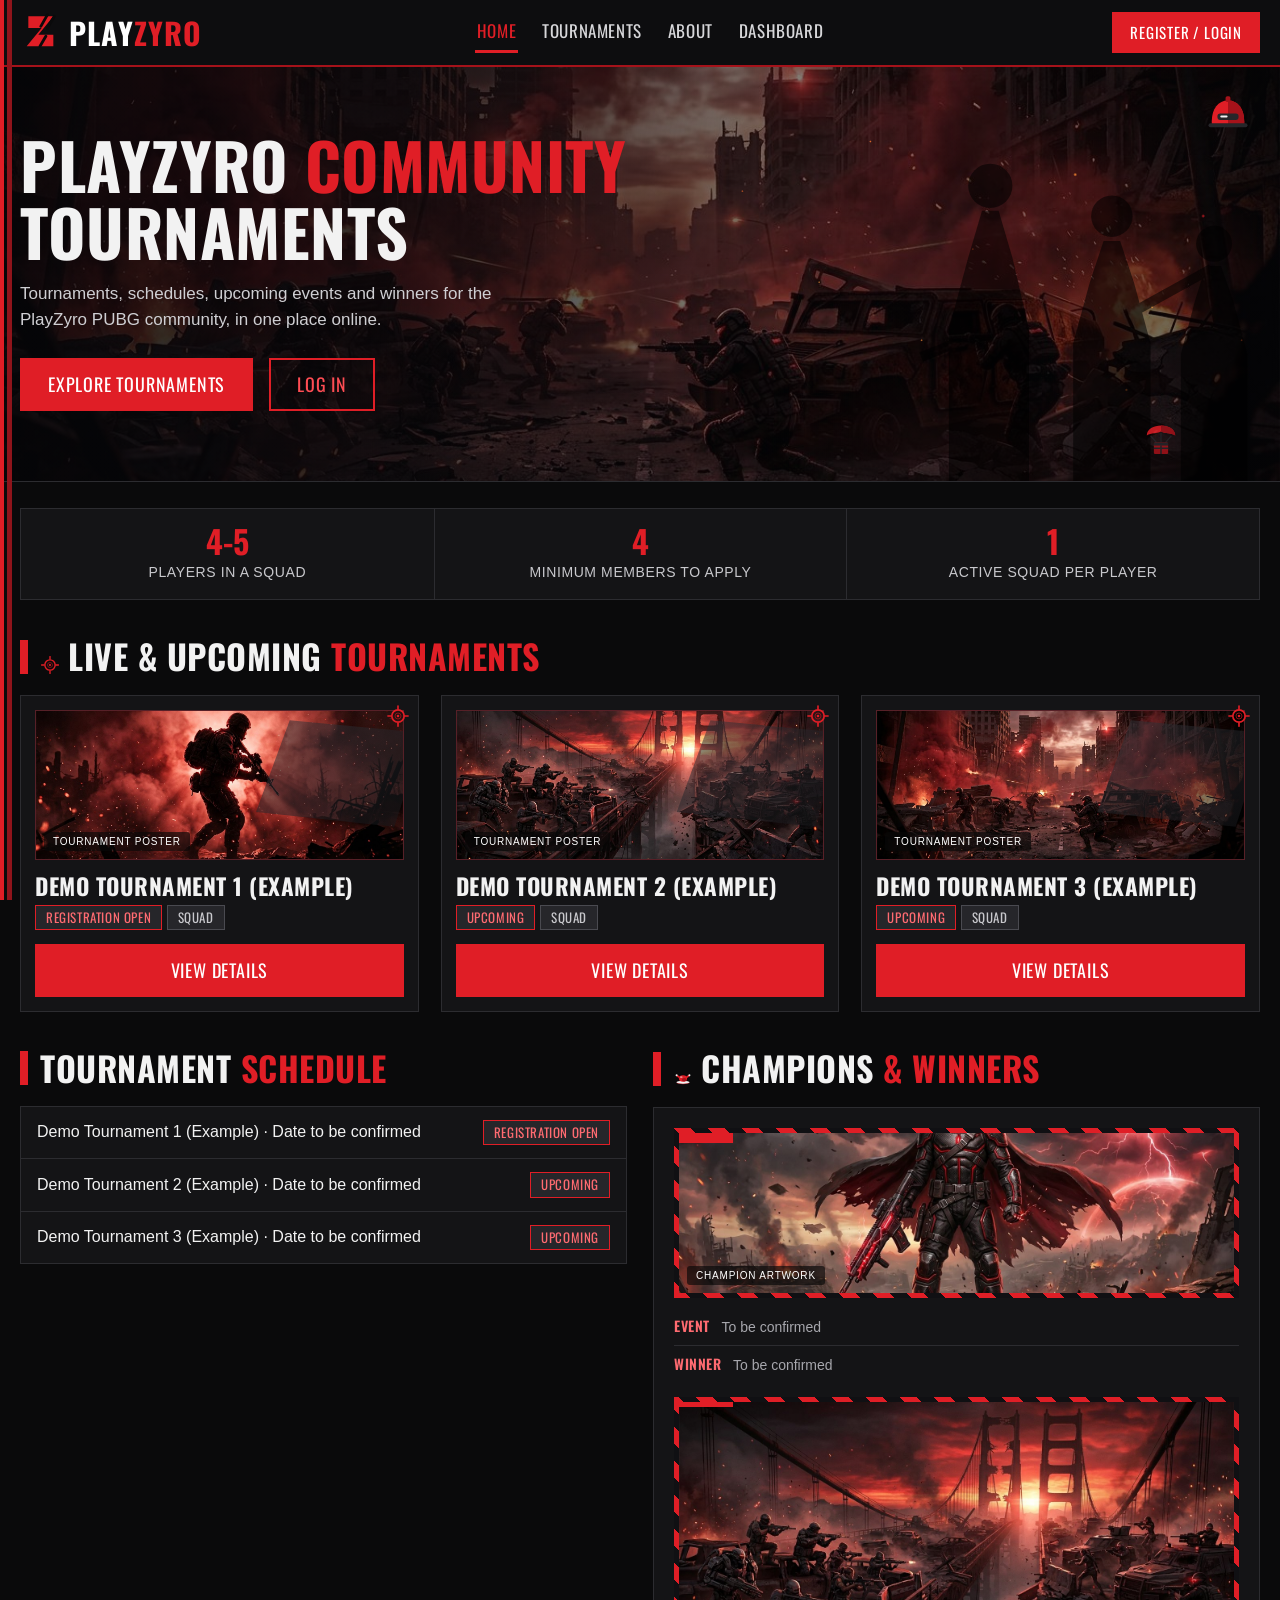
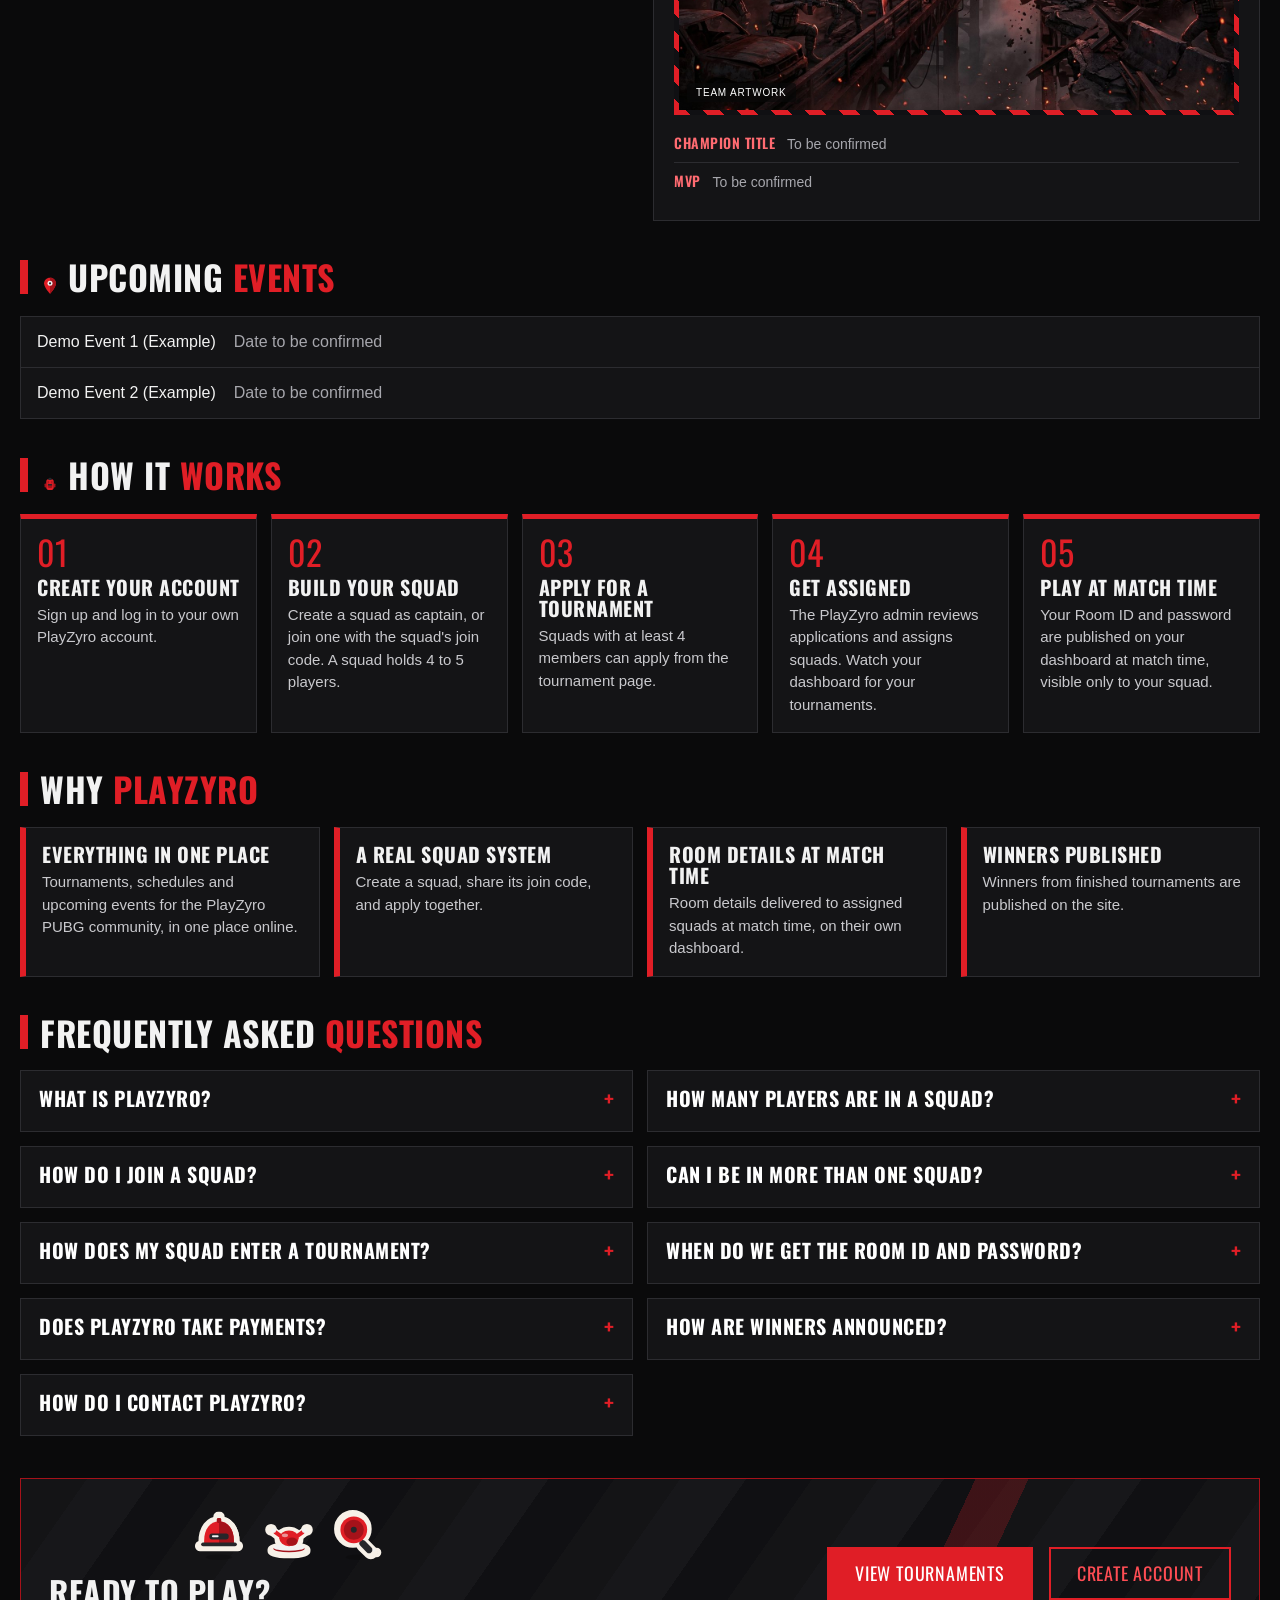
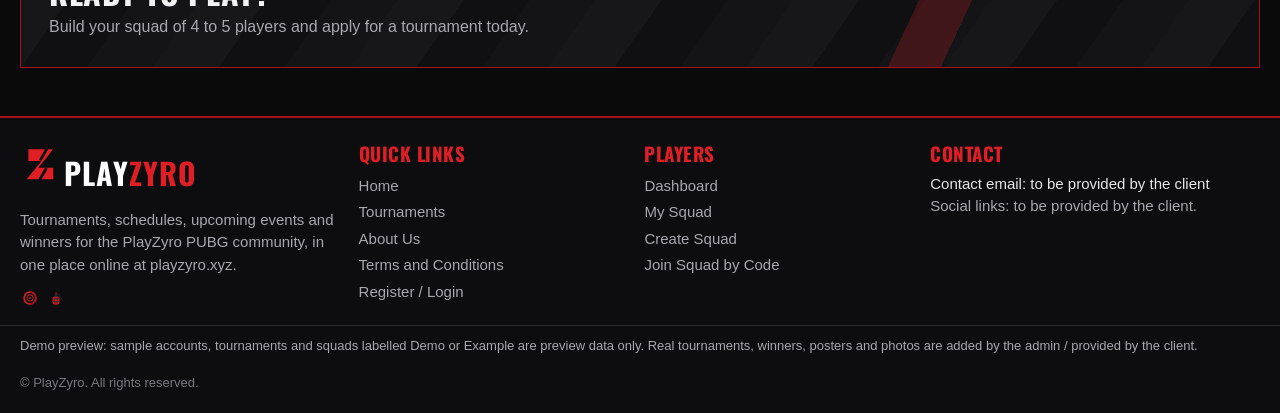
<file: index.html>
<!DOCTYPE html>
<html lang="en">
<head>
<meta charset="UTF-8">
<meta name="viewport" content="width=device-width, initial-scale=1.0">
<title>Home | PlayZyro</title>
<link rel="icon" href="data:image/svg+xml,%3Csvg xmlns='http://www.w3.org/2000/svg' viewBox='0 0 48 48'%3E%3Cpath d='M10 4h30L22 26h18v14H8L26 18H10z' fill='%23e01e26'/%3E%3C/svg%3E">
<link rel="preconnect" href="https://fonts.googleapis.com">
<link rel="preconnect" href="https://fonts.gstatic.com" crossorigin>
<link href="https://fonts.googleapis.com/css2?family=Barlow+Condensed:wght@500;600;700&family=Oswald:wght@500;600;700&display=swap" rel="stylesheet">
<link rel="stylesheet" href="assets/css/style.css?v=2026-11-20o">
<script>window.PZ_VARIANT = 'v5';</script>
<script src="assets/js/app.js?v=2026-11-20o"></script>
</head>
<body class="has-edge">
<header class="site-header">
<div class="header-in">
<a class="logo" href="index.html" aria-label="PlayZyro home">
<svg viewBox="0 0 48 48" class="logo-mark" aria-hidden="true"><path d="M10 4h30L22 26h18v14H8L26 18H10z" fill="#e01e26"/><path d="M33 2L25 16M41 4L33 18M31 28l-7 12" stroke="#0a0a0b" stroke-width="3.4" stroke-linecap="round"/></svg>
<span class="logo-word">PLAY<span>ZYRO</span></span></a>
<button class="nav-toggle" type="button" aria-label="Open menu" onclick="document.body.classList.toggle('nav-open')">&#9776;</button>
<nav class="main-nav"><a href="index.html" class="active">Home</a><a href="tournaments.html">Tournaments</a><a href="about.html">About</a><a href="dashboard.html">Dashboard</a><a href="admin.html" data-admin-link>Admin</a></nav>
<div class="header-actions"><span class="user-chip" data-user-chip></span><a class="btn btn-red btn-sm" href="auth.html">Register / Login</a></div>
</div>
</header>
<div class="nav-backdrop" onclick="document.body.classList.remove('nav-open')" aria-hidden="true"></div>
<aside class="mobile-drawer" aria-label="Mobile navigation"><div class="drawer-head"><span>Menu</span><button class="drawer-close" type="button" aria-label="Close menu" onclick="document.body.classList.remove('nav-open')">&times;</button></div><nav class="drawer-nav" onclick="document.body.classList.remove('nav-open')"><a href="index.html" class="active">Home</a><a href="tournaments.html">Tournaments</a><a href="about.html">About</a><a href="dashboard.html">Dashboard</a><a href="admin.html" data-admin-link>Admin</a></nav><div class="drawer-auth"><a class="btn btn-outline btn-block" href="auth.html?mode=login">Log In</a><a class="btn btn-red btn-block" href="auth.html">Sign Up</a><span class="user-chip" data-user-chip></span></div></aside>

<section class="hero">
<svg class="pz-hero-ic pz-h1" aria-hidden="true"><use href="assets/img/pz-icons.svg#pz-helmet"/></svg><svg class="pz-hero-ic pz-h2" aria-hidden="true"><use href="assets/img/pz-icons.svg#pz-crate"/></svg>
<div class="embers"></div>
<svg class="hero-sil" viewBox="0 0 300 300" preserveAspectRatio="xMidYMax meet" aria-hidden="true"><g fill="#000"><path d="M60 300V190l14-52 10-34h12l10 34 12 52v110z"/><circle cx="90" cy="86" r="16"/><path d="M150 300V200l12-44 10-30h12l10 30 12 44v100z"/><circle cx="178" cy="108" r="15"/><path d="M228 300v-92l10-38 8-26h11l9 26 10 38v92z"/><circle cx="252" cy="128" r="13"/><path d="M40 210l60-24M196 176l54-30" stroke="#000" stroke-width="7"/></g></svg>
<div class="hero-in">
<h1>PlayZyro <span class="red">Community</span><br>Tournaments</h1>
<p>Tournaments, schedules, upcoming events and winners for the PlayZyro PUBG community, in one place online.</p>
<div class="hero-btns"><a class="btn btn-red" href="tournaments.html">Explore Tournaments</a><a class="btn btn-outline" href="auth.html">Log In</a></div>
</div>
</section>
<main class="wrap">
<section class="stats-strip" aria-label="PlayZyro squad facts"><div><strong>4-5</strong><span>Players in a squad</span></div><div><strong>4</strong><span>Minimum members to apply</span></div><div><strong>1</strong><span>Active squad per player</span></div></section>
<div class="sec-head"><h2><svg class="pz-ic" aria-hidden="true"><use href="assets/img/pz-icons.svg#pz-crosshair"/></svg>Live &amp; Upcoming <span>Tournaments</span></h2></div>
<div class="cards3" id="home-tournaments"></div>
<noscript><p class="muted">Tournament list loads from the site data. Enable JavaScript to view and apply.</p></noscript>
<div class="split2 eq">
<div>
<div class="sec-head"><h2>Tournament <span>Schedule</span></h2></div>
<div class="sched-list" id="home-schedule"></div>
</div>
<div>
<div class="sec-head"><h2><svg class="pz-ic" aria-hidden="true"><use href="assets/img/pz-icons.svg#pz-chicken"/></svg>Champions <span>&amp; Winners</span></h2></div>
<div class="panel">
<div class="ph photo-frame hz has-art" style="min-height:170px"><img class="pz-art" src="assets/img/art-champion.jpg" alt=""><span>Champion Artwork</span></div>
<div class="fact-lines"><div class="fact-line"><b>Event</b><span>To be confirmed</span></div><div class="fact-line"><b>Winner</b><span>To be confirmed</span></div></div>
<div class="ph team-photo hz has-art" style="min-height:120px;margin-top:14px"><img class="pz-art" src="assets/img/art-poster-b.jpg" alt=""><span>Team Artwork</span></div>
<div class="fact-lines"><div class="fact-line"><b>Champion title</b><span>To be confirmed</span></div><div class="fact-line"><b>MVP</b><span>To be confirmed</span></div></div>
</div>
</div>
</div>
<div class="sec-head"><h2><svg class="pz-ic" aria-hidden="true"><use href="assets/img/pz-icons.svg#pz-pin"/></svg>Upcoming <span>Events</span></h2></div>
<div class="sched-list" id="home-events"></div>

<div class="sec-head"><h2><svg class="pz-ic" aria-hidden="true"><use href="assets/img/pz-icons.svg#pz-backpack"/></svg>How It <span>Works</span></h2></div>
<div class="steps-grid">
<div class="step-card"><p class="num">01</p><h3>Create your account</h3><p>Sign up and log in to your own PlayZyro account.</p></div>
<div class="step-card"><p class="num">02</p><h3>Build your squad</h3><p>Create a squad as captain, or join one with the squad's join code. A squad holds 4 to 5 players.</p></div>
<div class="step-card"><p class="num">03</p><h3>Apply for a tournament</h3><p>Squads with at least 4 members can apply from the tournament page.</p></div>
<div class="step-card"><p class="num">04</p><h3>Get assigned</h3><p>The PlayZyro admin reviews applications and assigns squads. Watch your dashboard for your tournaments.</p></div>
<div class="step-card"><p class="num">05</p><h3>Play at match time</h3><p>Your Room ID and password are published on your dashboard at match time, visible only to your squad.</p></div>
</div>
<div class="sec-head"><h2>Why <span>PlayZyro</span></h2></div>
<div class="why-grid">
<div class="why-card"><h3>Everything in one place</h3><p>Tournaments, schedules and upcoming events for the PlayZyro PUBG community, in one place online.</p></div>
<div class="why-card"><h3>A real squad system</h3><p>Create a squad, share its join code, and apply together.</p></div>
<div class="why-card"><h3>Room details at match time</h3><p>Room details delivered to assigned squads at match time, on their own dashboard.</p></div>
<div class="why-card"><h3>Winners published</h3><p>Winners from finished tournaments are published on the site.</p></div>
</div>
<div class="sec-head"><h2>Frequently Asked <span>Questions</span></h2></div>
<div class="faq-grid">
<div class="faq-item"><h3>What is PlayZyro?</h3><p>PlayZyro runs PUBG community tournaments online: schedules, squads, assignments and winners in one place.</p></div>
<div class="faq-item"><h3>How many players are in a squad?</h3><p>A squad holds 4 to 5 players. The captain creates the squad and shares its join code.</p></div>
<div class="faq-item"><h3>How do I join a squad?</h3><p>Ask the captain for the squad's join code, then use Join a Squad while logged in.</p></div>
<div class="faq-item"><h3>Can I be in more than one squad?</h3><p>Each player has one active squad.</p></div>
<div class="faq-item"><h3>How does my squad enter a tournament?</h3><p>A squad with at least 4 members applies from the tournament page. The admin assigns squads, and assigned squads see the tournament on their dashboard.</p></div>
<div class="faq-item"><h3>When do we get the Room ID and password?</h3><p>The admin publishes them at match time. They appear on the dashboard of assigned squad members only.</p></div>
<div class="faq-item"><h3>Does PlayZyro take payments?</h3><p>No. PlayZyro does not take payments, deposits or withdrawals on this site.</p></div>
<div class="faq-item"><h3>How are winners announced?</h3><p>Winners from finished tournaments are published in the winners section on this site.</p></div>
<div class="faq-item"><h3>How do I contact PlayZyro?</h3><p>Contact email: to be provided by the client</p></div>
</div>
<section class="cta-band"><div><div class="pz-cluster" aria-hidden="true"><svg class="pz-stk"><use href="assets/img/pz-icons.svg#pz-helmet-s"/></svg><svg class="pz-stk"><use href="assets/img/pz-icons.svg#pz-chicken-s"/></svg><svg class="pz-stk"><use href="assets/img/pz-icons.svg#pz-pan-s"/></svg></div><h2>Ready to play?</h2><p>Build your squad of 4 to 5 players and apply for a tournament today.</p></div><div class="hero-btns"><a class="btn btn-red" href="tournaments.html">View Tournaments</a><a class="btn btn-outline" href="auth.html">Create Account</a></div></section>
</main>
<script>
(function(){
  var E=PZ.esc;
  var tc=document.getElementById('home-tournaments');
  tc.innerHTML=PZ.db.tournaments.map(function(t,i){
    return '<article class="t-card"><svg class="pz-corner" aria-hidden="true"><use href="assets/img/pz-icons.svg#pz-crosshair"/></svg><div class="ph poster-art has-art"><img class="pz-art" src="'+PZ.posterFor(i)+'" alt=""><span>Tournament Poster</span></div><h3>'+E(t.name)+'</h3><span class="chip">'+E(t.status)+'</span> <span class="chip chip-grey">'+E(t.mode)+'</span><br><a class="btn btn-red btn-block" href="tournament.html?id='+E(t.id)+'">View Details</a></article>';
  }).join('') || '<p class="empty">No tournaments yet. Tournaments added by the admin will appear here.</p>';
  document.getElementById('home-schedule').innerHTML=PZ.db.tournaments.map(function(t){
    return '<div class="sched-row"><span>'+E(t.name)+' &middot; '+E(t.dateText)+'</span><span class="chip">'+E(t.status)+'</span></div>';
  }).join('') || '<p class="empty">Schedule to be confirmed.</p>';
  document.getElementById('home-events').innerHTML=PZ.eventsSorted().map(function(ev){
    return '<div class="sched-row ev"><span>'+E(ev.title)+'</span><span class="muted">'+E(ev.dateText)+'</span></div>';
  }).join('') || '<p class="empty">No upcoming events yet.</p>';
})();
</script>
<footer class="site-footer">
<div class="footer-in">
<div class="footer-col footer-brand"><a class="logo" href="index.html" aria-label="PlayZyro home">
<svg viewBox="0 0 48 48" class="logo-mark" aria-hidden="true"><path d="M10 4h30L22 26h18v14H8L26 18H10z" fill="#e01e26"/><path d="M33 2L25 16M41 4L33 18M31 28l-7 12" stroke="#0a0a0b" stroke-width="3.4" stroke-linecap="round"/></svg>
<span class="logo-word">PLAY<span>ZYRO</span></span></a>
<p>Tournaments, schedules, upcoming events and winners for the PlayZyro PUBG community, in one place online at playzyro.xyz.</p><p class="pz-foot" aria-hidden="true"><svg class="pz-ic"><use href="assets/img/pz-icons.svg#pz-zone"/></svg><svg class="pz-ic"><use href="assets/img/pz-icons.svg#pz-grenade"/></svg></p></div>
<div class="footer-col"><h4>Quick Links</h4><a href="index.html">Home</a><a href="tournaments.html">Tournaments</a><a href="about.html">About Us</a><a href="terms.html">Terms and Conditions</a><a href="auth.html">Register / Login</a></div>
<div class="footer-col"><h4>Players</h4><a href="dashboard.html">Dashboard</a><a href="squad.html">My Squad</a><a href="squad-create.html">Create Squad</a><a href="squad-join.html">Join Squad by Code</a></div>
<div class="footer-col"><h4>Contact</h4><p class="contact-line">Contact email: to be provided by the client</p><p>Social links: to be provided by the client.</p></div>
</div>
<p class="demo-notice">Demo preview: sample accounts, tournaments and squads labelled Demo or Example are preview data only. Real tournaments, winners, posters and photos are added by the admin / provided by the client.</p>
<p class="copyright">&copy; PlayZyro. All rights reserved.</p>
</footer>
<script>
(function(){var u=PZ.session();document.querySelectorAll('[data-admin-link]').forEach(function(a){if(!u||u.role!=='admin'){a.style.display='none';}});})();
</script>
</body>
</html>
</file>
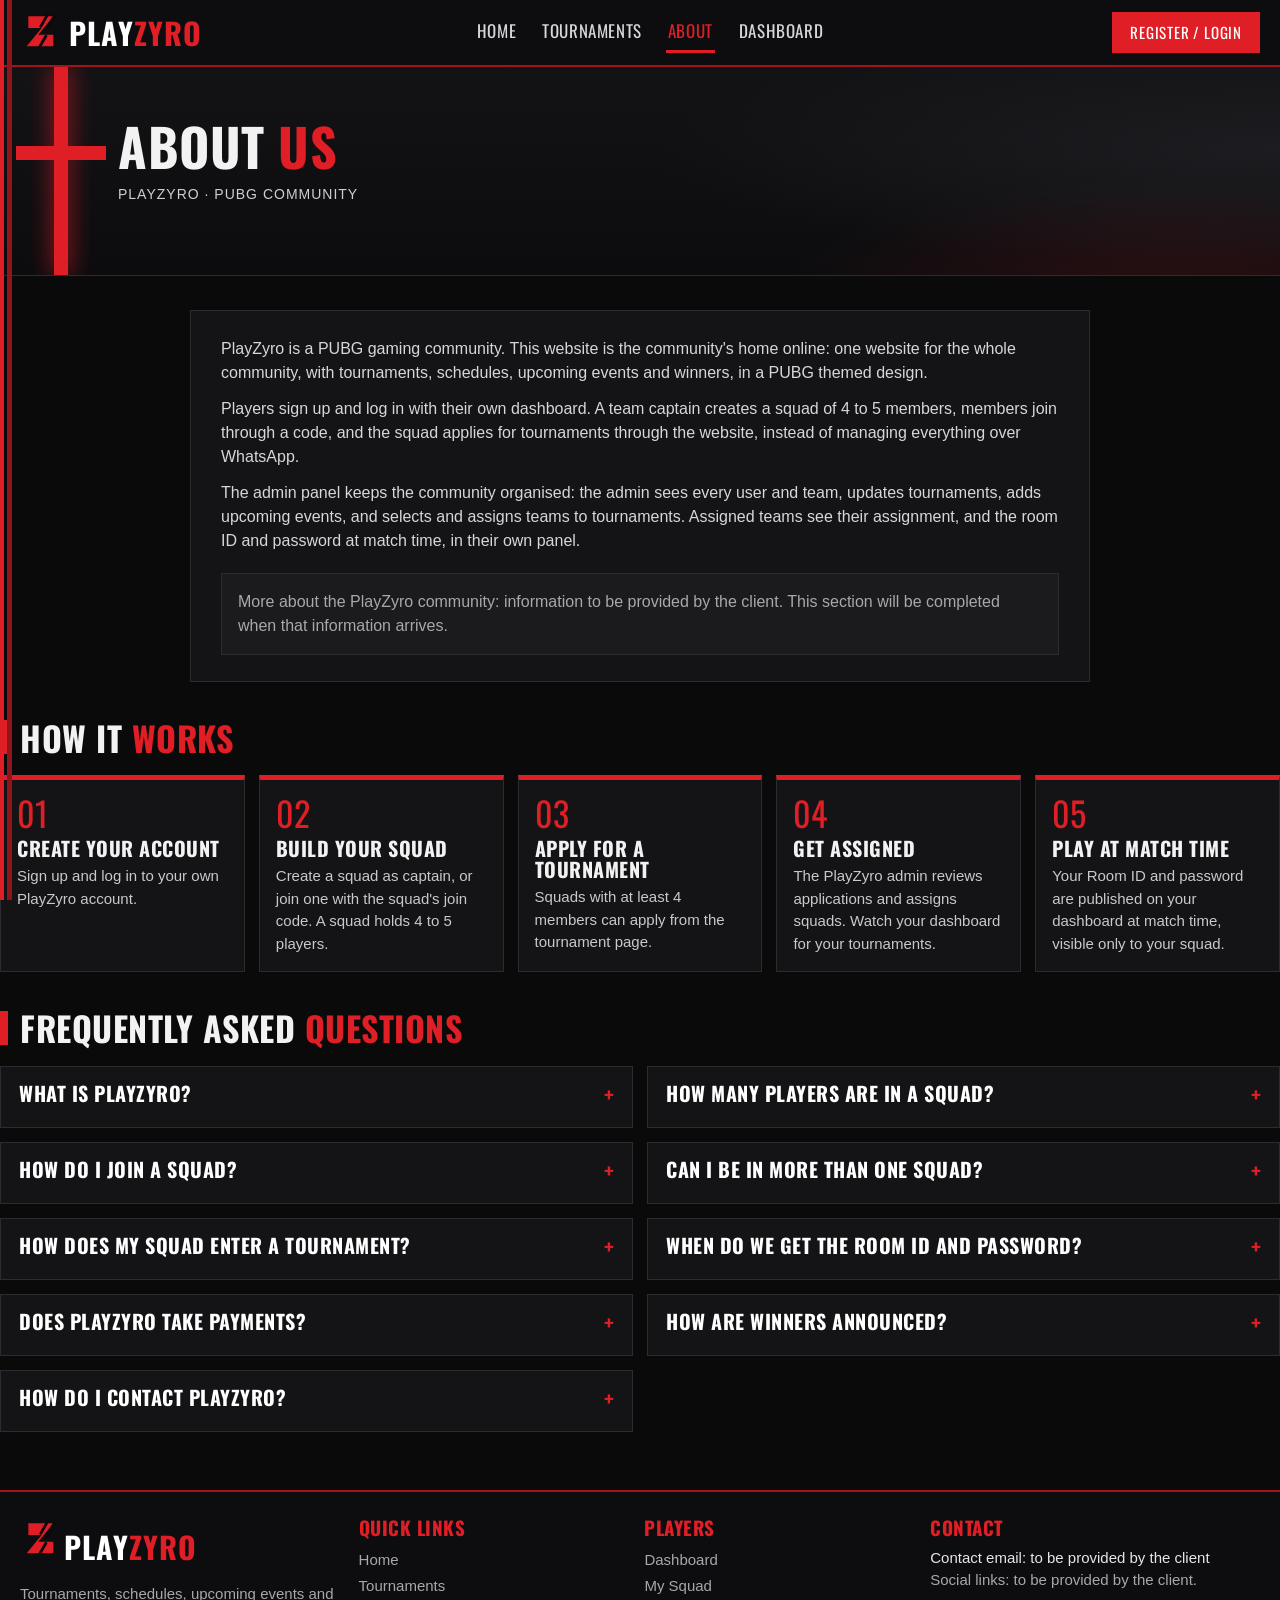
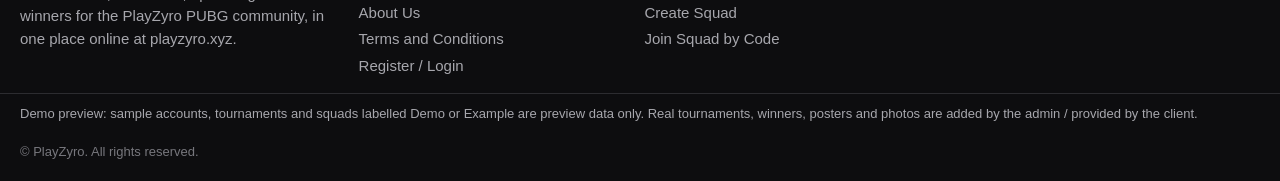
<file: about.html>
<!DOCTYPE html>
<html lang="en">
<head>
<meta charset="UTF-8">
<meta name="viewport" content="width=device-width, initial-scale=1.0">
<title>About Us | PlayZyro</title>
<link rel="icon" href="data:image/svg+xml,%3Csvg xmlns='http://www.w3.org/2000/svg' viewBox='0 0 48 48'%3E%3Cpath d='M10 4h30L22 26h18v14H8L26 18H10z' fill='%23e01e26'/%3E%3C/svg%3E">
<link rel="preconnect" href="https://fonts.googleapis.com">
<link rel="preconnect" href="https://fonts.gstatic.com" crossorigin>
<link href="https://fonts.googleapis.com/css2?family=Barlow+Condensed:wght@500;600;700&family=Oswald:wght@500;600;700&display=swap" rel="stylesheet">
<link rel="stylesheet" href="assets/css/style.css?v=2026-11-20o">
<script>window.PZ_VARIANT = 'v5';</script>
<script src="assets/js/app.js?v=2026-11-20o"></script>
</head>
<body class="has-edge">
<header class="site-header">
<div class="header-in">
<a class="logo" href="index.html" aria-label="PlayZyro home">
<svg viewBox="0 0 48 48" class="logo-mark" aria-hidden="true"><path d="M10 4h30L22 26h18v14H8L26 18H10z" fill="#e01e26"/><path d="M33 2L25 16M41 4L33 18M31 28l-7 12" stroke="#0a0a0b" stroke-width="3.4" stroke-linecap="round"/></svg>
<span class="logo-word">PLAY<span>ZYRO</span></span></a>
<button class="nav-toggle" type="button" aria-label="Open menu" onclick="document.body.classList.toggle('nav-open')">&#9776;</button>
<nav class="main-nav"><a href="index.html">Home</a><a href="tournaments.html">Tournaments</a><a href="about.html" class="active">About</a><a href="dashboard.html">Dashboard</a><a href="admin.html" data-admin-link>Admin</a></nav>
<div class="header-actions"><span class="user-chip" data-user-chip></span><a class="btn btn-red btn-sm" href="auth.html">Register / Login</a></div>
</div>
</header>
<div class="nav-backdrop" onclick="document.body.classList.remove('nav-open')" aria-hidden="true"></div>
<aside class="mobile-drawer" aria-label="Mobile navigation"><div class="drawer-head"><span>Menu</span><button class="drawer-close" type="button" aria-label="Close menu" onclick="document.body.classList.remove('nav-open')">&times;</button></div><nav class="drawer-nav" onclick="document.body.classList.remove('nav-open')"><a href="index.html">Home</a><a href="tournaments.html">Tournaments</a><a href="about.html" class="active">About</a><a href="dashboard.html">Dashboard</a><a href="admin.html" data-admin-link>Admin</a></nav><div class="drawer-auth"><a class="btn btn-outline btn-block" href="auth.html?mode=login">Log In</a><a class="btn btn-red btn-block" href="auth.html">Sign Up</a><span class="user-chip" data-user-chip></span></div></aside>

<section class="band"><div class="cross"></div><div class="band-in"><h1>About <span class="red">Us</span></h1><p>PlayZyro &middot; PUBG Community</p></div></section>
<main class="wrap page-pad">
<div class="content-card">
<p>PlayZyro is a PUBG gaming community. This website is the community's home online: one website for the whole community, with tournaments, schedules, upcoming events and winners, in a PUBG themed design.</p>
<p>Players sign up and log in with their own dashboard. A team captain creates a squad of 4 to 5 members, members join through a code, and the squad applies for tournaments through the website, instead of managing everything over WhatsApp.</p>
<p>The admin panel keeps the community organised: the admin sees every user and team, updates tournaments, adds upcoming events, and selects and assigns teams to tournaments. Assigned teams see their assignment, and the room ID and password at match time, in their own panel.</p>
<div class="gap-box">More about the PlayZyro community: information to be provided by the client. This section will be completed when that information arrives.</div>
</div>

<div class="sec-head"><h2>How It <span>Works</span></h2></div>
<div class="steps-grid">
<div class="step-card"><p class="num">01</p><h3>Create your account</h3><p>Sign up and log in to your own PlayZyro account.</p></div>
<div class="step-card"><p class="num">02</p><h3>Build your squad</h3><p>Create a squad as captain, or join one with the squad's join code. A squad holds 4 to 5 players.</p></div>
<div class="step-card"><p class="num">03</p><h3>Apply for a tournament</h3><p>Squads with at least 4 members can apply from the tournament page.</p></div>
<div class="step-card"><p class="num">04</p><h3>Get assigned</h3><p>The PlayZyro admin reviews applications and assigns squads. Watch your dashboard for your tournaments.</p></div>
<div class="step-card"><p class="num">05</p><h3>Play at match time</h3><p>Your Room ID and password are published on your dashboard at match time, visible only to your squad.</p></div>
</div>
<div class="sec-head"><h2>Frequently Asked <span>Questions</span></h2></div>
<div class="faq-grid">
<div class="faq-item"><h3>What is PlayZyro?</h3><p>PlayZyro runs PUBG community tournaments online: schedules, squads, assignments and winners in one place.</p></div>
<div class="faq-item"><h3>How many players are in a squad?</h3><p>A squad holds 4 to 5 players. The captain creates the squad and shares its join code.</p></div>
<div class="faq-item"><h3>How do I join a squad?</h3><p>Ask the captain for the squad's join code, then use Join a Squad while logged in.</p></div>
<div class="faq-item"><h3>Can I be in more than one squad?</h3><p>Each player has one active squad.</p></div>
<div class="faq-item"><h3>How does my squad enter a tournament?</h3><p>A squad with at least 4 members applies from the tournament page. The admin assigns squads, and assigned squads see the tournament on their dashboard.</p></div>
<div class="faq-item"><h3>When do we get the Room ID and password?</h3><p>The admin publishes them at match time. They appear on the dashboard of assigned squad members only.</p></div>
<div class="faq-item"><h3>Does PlayZyro take payments?</h3><p>No. PlayZyro does not take payments, deposits or withdrawals on this site.</p></div>
<div class="faq-item"><h3>How are winners announced?</h3><p>Winners from finished tournaments are published in the winners section on this site.</p></div>
<div class="faq-item"><h3>How do I contact PlayZyro?</h3><p>Contact email: to be provided by the client</p></div>
</div>
</main>
<footer class="site-footer">
<div class="footer-in">
<div class="footer-col footer-brand"><a class="logo" href="index.html" aria-label="PlayZyro home">
<svg viewBox="0 0 48 48" class="logo-mark" aria-hidden="true"><path d="M10 4h30L22 26h18v14H8L26 18H10z" fill="#e01e26"/><path d="M33 2L25 16M41 4L33 18M31 28l-7 12" stroke="#0a0a0b" stroke-width="3.4" stroke-linecap="round"/></svg>
<span class="logo-word">PLAY<span>ZYRO</span></span></a>
<p>Tournaments, schedules, upcoming events and winners for the PlayZyro PUBG community, in one place online at playzyro.xyz.</p></div>
<div class="footer-col"><h4>Quick Links</h4><a href="index.html">Home</a><a href="tournaments.html">Tournaments</a><a href="about.html">About Us</a><a href="terms.html">Terms and Conditions</a><a href="auth.html">Register / Login</a></div>
<div class="footer-col"><h4>Players</h4><a href="dashboard.html">Dashboard</a><a href="squad.html">My Squad</a><a href="squad-create.html">Create Squad</a><a href="squad-join.html">Join Squad by Code</a></div>
<div class="footer-col"><h4>Contact</h4><p class="contact-line">Contact email: to be provided by the client</p><p>Social links: to be provided by the client.</p></div>
</div>
<p class="demo-notice">Demo preview: sample accounts, tournaments and squads labelled Demo or Example are preview data only. Real tournaments, winners, posters and photos are added by the admin / provided by the client.</p>
<p class="copyright">&copy; PlayZyro. All rights reserved.</p>
</footer>
<script>
(function(){var u=PZ.session();document.querySelectorAll('[data-admin-link]').forEach(function(a){if(!u||u.role!=='admin'){a.style.display='none';}});})();
</script>
</body>
</html>
</file>
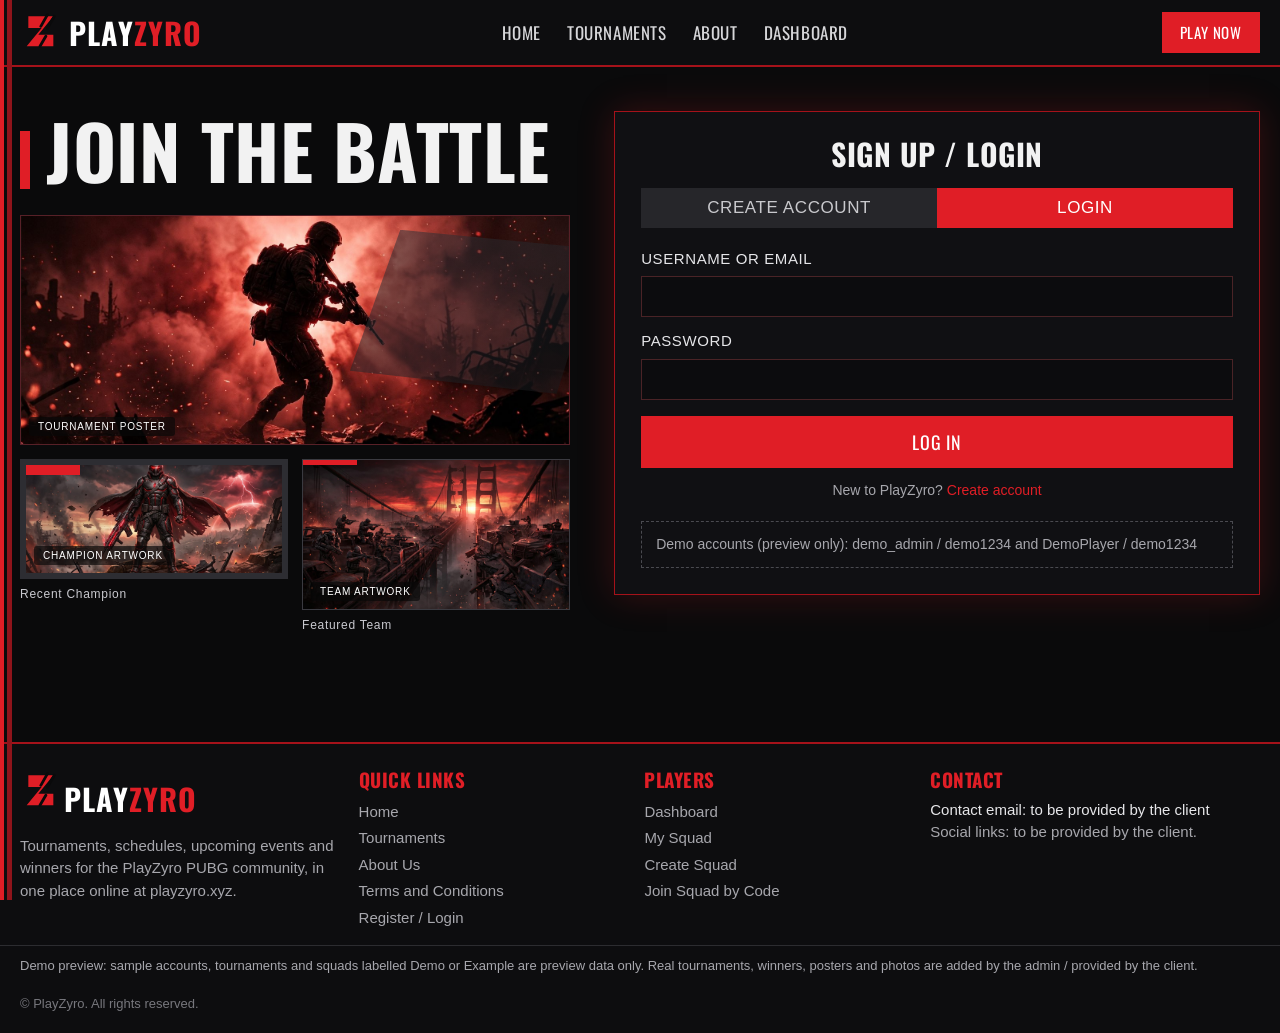
<file: admin.html>
<!DOCTYPE html>
<html lang="en">
<head>
<meta charset="UTF-8">
<meta name="viewport" content="width=device-width, initial-scale=1.0">
<title>Admin Panel | PlayZyro</title>
<link rel="icon" href="data:image/svg+xml,%3Csvg xmlns='http://www.w3.org/2000/svg' viewBox='0 0 48 48'%3E%3Cpath d='M10 4h30L22 26h18v14H8L26 18H10z' fill='%23e01e26'/%3E%3C/svg%3E">
<link rel="preconnect" href="https://fonts.googleapis.com">
<link rel="preconnect" href="https://fonts.gstatic.com" crossorigin>
<link href="https://fonts.googleapis.com/css2?family=Barlow+Condensed:wght@500;600;700&family=Oswald:wght@500;600;700&display=swap" rel="stylesheet">
<link rel="stylesheet" href="assets/css/style.css?v=2026-11-20o">
<script>window.PZ_VARIANT = 'v5';</script>
<script src="assets/js/app.js?v=2026-11-20o"></script>
</head>
<body>
<header class="site-header">
<div class="header-in">
<a class="logo" href="index.html" aria-label="PlayZyro home">
<svg viewBox="0 0 48 48" class="logo-mark" aria-hidden="true"><path d="M10 4h30L22 26h18v14H8L26 18H10z" fill="#e01e26"/><path d="M33 2L25 16M41 4L33 18M31 28l-7 12" stroke="#0a0a0b" stroke-width="3.4" stroke-linecap="round"/></svg>
<span class="logo-word">PLAY<span>ZYRO</span></span></a>
<button class="nav-toggle" type="button" aria-label="Open menu" onclick="document.body.classList.toggle('nav-open')">&#9776;</button>
<nav class="main-nav"><a href="index.html">Home</a><a href="tournaments.html">Tournaments</a><a href="about.html">About</a><a href="dashboard.html">Dashboard</a><a href="admin.html" class="active" data-admin-link>Admin</a></nav>
<div class="header-actions"><span class="user-chip" data-user-chip></span><a class="btn btn-red btn-sm" href="auth.html">Register / Login</a></div>
</div>
</header>
<div class="nav-backdrop" onclick="document.body.classList.remove('nav-open')" aria-hidden="true"></div>
<aside class="mobile-drawer" aria-label="Mobile navigation"><div class="drawer-head"><span>Menu</span><button class="drawer-close" type="button" aria-label="Close menu" onclick="document.body.classList.remove('nav-open')">&times;</button></div><nav class="drawer-nav" onclick="document.body.classList.remove('nav-open')"><a href="index.html">Home</a><a href="tournaments.html">Tournaments</a><a href="about.html">About</a><a href="dashboard.html">Dashboard</a><a href="admin.html" class="active" data-admin-link>Admin</a></nav><div class="drawer-auth"><a class="btn btn-outline btn-block" href="auth.html?mode=login">Log In</a><a class="btn btn-red btn-block" href="auth.html">Sign Up</a><span class="user-chip" data-user-chip></span></div></aside>

<div class="admin-layout">
<aside class="admin-side">
<h2>Admin Panel</h2>
<a href="#sec-users">Users</a>
<a href="#sec-squads">Squads</a>
<a href="#sec-tournaments">Tournament Manager</a>
<a href="#sec-assign">Team Assigner</a>
<a href="#sec-events">Events Manager</a>
<a href="#sec-room">Room Publish</a>
<a href="index.html">View Site</a>
<a href="#" data-logout>Log Out</a>
</aside>
<div class="admin-main">
<p class="cond" style="color:var(--red);font-size:20px;text-align:right">Admin Dashboard</p>
<h1 class="cond" style="font-size:40px;margin:6px 0 20px">Admin Panel</h1>
<div id="admin-denied"></div>
<div id="admin-content" style="display:none">
<div class="count-strip">
<div class="count-box">Total Users <b id="count-users">0</b></div>
<div class="count-box">Registered Squads <b id="count-squads">0</b></div>
<div class="count-box">Tournaments <b id="count-tourns">0</b></div>
<div class="count-box">Events <b id="count-events">0</b></div>
</div>
<div class="admin-grid">
<section class="admin-sec" id="sec-users">
<h3>Users</h3>
<p class="scroll-hint">Scroll sideways to see the full table</p><div class="table-wrap admin-table-wrap"><table style="min-width:420px"><thead><tr><th>User ID</th><th>Username</th><th>Role</th><th>Status</th><th>Actions</th></tr></thead><tbody id="users-body"></tbody></table></div>
<div class="users-tools"><input type="search" id="users-search" placeholder="Search users by name" aria-label="Search users"><div class="pager"><button class="btn btn-grey btn-sm" type="button" id="users-prev">Prev</button><span id="users-pageinfo" class="small muted"></span><button class="btn btn-grey btn-sm" type="button" id="users-next">Next</button></div></div>
<form id="form-user" autocomplete="off" style="display:none;margin-top:14px">
<input type="hidden" id="uf-id">
<div class="form-grid">
<div><label class="fl" for="uf-name">Username</label><input type="text" id="uf-name" required></div>
<div><label class="fl" for="uf-role">Role</label><select id="uf-role"><option value="user">User</option><option value="admin">Admin</option></select></div>
</div>
<button class="btn btn-red" type="submit" style="margin-top:12px">Save User</button>
<button class="btn btn-grey" type="button" id="uf-cancel">Cancel</button>
</form>
</section>
<section class="admin-sec" id="sec-squads">
<h3>Squads</h3>
<p class="scroll-hint">Scroll sideways to see the full table</p><div class="table-wrap admin-table-wrap"><table style="min-width:520px"><thead><tr><th>Squad Name</th><th>Captain</th><th>Members</th><th>Join Code</th><th>Team Photo</th></tr></thead><tbody id="squads-body"></tbody></table></div>
</section>
</div>
<div class="admin-grid">
<section class="admin-sec" id="sec-tournaments">
<h3>Tournaments Manager</h3>
<div id="tourn-list"></div>
<form id="form-tourn" autocomplete="off" style="margin-top:16px">
<input type="hidden" id="tf-id">
<div class="form-grid">
<div><label class="fl" for="tf-name">Tournament Name</label><input type="text" id="tf-name" required></div>
<div><label class="fl" for="tf-mode">Format / Mode</label><input type="text" id="tf-mode" placeholder="Squad"></div>
<div><label class="fl" for="tf-date">Date Text</label><input type="text" id="tf-date" placeholder="Date to be confirmed"></div>
<div><label class="fl" for="tf-time">Time Text</label><input type="text" id="tf-time" placeholder="Time to be confirmed"></div>
<div><label class="fl" for="tf-status">Registration Status</label><select id="tf-status"><option>Registration Open</option><option>Upcoming</option><option>Closed</option><option>Completed</option></select></div>
<div><label class="fl" for="tf-slots">Slots (optional)</label><input type="text" id="tf-slots"></div>
</div>
<button class="btn btn-red" type="submit" style="margin-top:16px">Save Tournament</button>
<button class="btn btn-grey" type="button" id="tf-reset">New Tournament</button>
</form>
</section>
<div>
<section class="admin-sec" id="sec-assign">
<h3>Assign Teams to Tournament</h3>
<div class="panel">
<label class="fl" for="as-tourn">Select Tournament</label><select id="as-tourn"></select>
<label class="fl" for="as-squad">Select Squad</label><select id="as-squad"></select>
<button class="btn btn-red btn-block" type="button" id="as-btn" style="margin-top:16px">Assign Teams</button>
<div id="assign-list" style="margin-top:16px"></div>
</div>
</section>
<section class="admin-sec" id="sec-room">
<h3>Publish Room ID &amp; Password</h3>
<div class="panel">
<label class="fl" for="rp-tourn">Select Tournament</label><select id="rp-tourn"></select>
<label class="fl" for="rp-room">Room ID</label><input type="text" id="rp-room">
<label class="fl" for="rp-pass">Password</label><input type="text" id="rp-pass">
<button class="btn btn-red btn-block" type="button" id="rp-btn" style="margin-top:16px">Publish Room</button>
<div id="room-list" style="margin-top:16px"></div>
</div>
</section>
</div>
</div>
<section class="admin-sec" id="sec-events">
<h3>Upcoming Events Manager</h3>
<p class="scroll-hint">Scroll sideways to see the full table</p><div class="table-wrap admin-table-wrap"><table style="min-width:420px"><thead><tr><th>Event</th><th>Date</th><th>Priority</th><th>Poster</th></tr></thead><tbody id="events-body"></tbody></table></div>
<form id="form-event" autocomplete="off" style="margin-top:16px;max-width:640px">
<label class="fl" for="ef-title">Event Title</label><input type="text" id="ef-title" required>
<label class="fl" for="ef-date">Date Text</label><input type="text" id="ef-date" placeholder="Date to be confirmed">
<button class="btn btn-red" type="submit" style="margin-top:14px">Add Event</button>
</form>
</section>
</div>
</div>
</div>
<script>
(function(){
  var user=PZ.session();
  var denied=document.getElementById('admin-denied');
  if(!user){location.href='auth.html?mode=login&next=admin.html';return;}
  if(user.role!=='admin'){
    denied.innerHTML='<p class="empty">Admin access only. You are signed in as '+PZ.esc(user.username)+' (player account). Log out and sign in with an admin account to manage PlayZyro.</p>';
    return;
  }
  document.getElementById('admin-content').style.display='block';
  var E=PZ.esc;
  function uname(id){var u=PZ.user(id);return u?u.username:'-';}
  function render(){
    PZ.db=PZ.db;
    document.getElementById('count-users').textContent=PZ.db.users.length;
    document.getElementById('count-squads').textContent=PZ.db.squads.length;
    document.getElementById('count-tourns').textContent=PZ.db.tournaments.length;
    document.getElementById('count-events').textContent=PZ.db.events.length;
    var ulist=PZ.db.users.filter(function(u){return !uq||u.username.toLowerCase().indexOf(uq)>=0;});
    var upages=Math.max(1,Math.ceil(ulist.length/UPER)); if(upage>=upages){upage=upages-1;}
    document.getElementById('users-body').innerHTML=ulist.slice(upage*UPER,upage*UPER+UPER).map(function(u){
      var st=u.status==='Banned'?'<span class="chip ban">Banned</span>':'<span class="chip">Active</span>';
      return '<tr><td>'+(PZ.db.users.indexOf(u)+1)+'</td><td>'+E(u.username)+'</td><td>'+E(u.role==='admin'?'Admin':'User')+'</td><td>'+st+'</td><td><button class="btn btn-grey btn-sm" type="button" data-uedit="'+E(u.id)+'">Edit</button> <button class="btn btn-red btn-sm" type="button" data-uban="'+E(u.id)+'">'+(u.status==='Banned'?'Unban':'Ban')+'</button></td></tr>';
    }).join('')||'<tr><td colspan="5">No users match the search.</td></tr>';
    document.getElementById('users-pageinfo').textContent='Page '+(upage+1)+' of '+upages+' · '+ulist.length+' users';
    document.querySelectorAll('[data-uedit]').forEach(function(b){b.addEventListener('click',function(){
      var u=PZ.db.users.find(function(x){return x.id===b.getAttribute('data-uedit');}); if(!u){return;}
      document.getElementById('uf-id').value=u.id; document.getElementById('uf-name').value=u.username; document.getElementById('uf-role').value=(u.role==='admin'?'admin':'user');
      document.getElementById('form-user').style.display='block'; document.getElementById('uf-name').focus();
    });});
    document.querySelectorAll('[data-uban]').forEach(function(b){b.addEventListener('click',function(){
      var u=PZ.db.users.find(function(x){return x.id===b.getAttribute('data-uban');}); if(!u){return;}
      u.status=(u.status==='Banned')?'Active':'Banned'; PZ.save(); render(); PZ.toast(u.username+' is now '+u.status+'.');
    });});
    document.getElementById('squads-body').innerHTML=PZ.db.squads.map(function(s){
      return '<tr><td>'+E(s.name)+'</td><td>'+E(uname(s.captainId))+'</td><td>'+s.memberIds.length+'/5</td><td>'+E(s.joinCode)+'</td><td><span class="mini-ph mini-team">Team Photo</span></td></tr>';
    }).join('')||'<tr><td colspan="5">No squads yet.</td></tr>';
    document.getElementById('tourn-list').innerHTML=PZ.db.tournaments.map(function(t){
      return '<div class="t-row" style="margin-bottom:10px"><div class="grow"><p class="small muted">Tournament Name</p><h3 style="font-size:21px">'+E(t.name)+'</h3><p>Format: '+E(t.mode)+' &middot; Status: '+E(t.status)+' &middot; '+E(t.dateText)+'</p></div><span class="mini-ph mini-poster">Poster</span><span class="mini-ph mini-photo">Winner Photo</span><button class="btn btn-grey btn-sm" type="button" data-edit-t="'+E(t.id)+'">Edit</button></div>';
    }).join('')||'<p class="empty">No tournaments yet. Create one below.</p>';
    document.querySelectorAll('[data-edit-t]').forEach(function(b){b.addEventListener('click',function(){
      var t=PZ.db.tournaments.find(function(x){return x.id===b.getAttribute('data-edit-t');}); if(!t){return;}
      document.getElementById('tf-id').value=t.id;
      document.getElementById('tf-name').value=t.name;
      document.getElementById('tf-mode').value=t.mode||'';
      document.getElementById('tf-date').value=t.dateText||'';
      document.getElementById('tf-time').value=t.timeText||'';
      document.getElementById('tf-status').value=t.status;
      document.getElementById('tf-slots').value=t.slots||'';
      document.getElementById('sec-tournaments').scrollIntoView();
    });});
    var opts=PZ.db.tournaments.map(function(t){return '<option value="'+E(t.id)+'">'+E(t.name)+'</option>';}).join('');
    document.getElementById('as-tourn').innerHTML=opts;
    document.getElementById('rp-tourn').innerHTML=opts;
    document.getElementById('as-squad').innerHTML=PZ.db.squads.map(function(s){return '<option value="'+E(s.id)+'">'+E(s.name)+'</option>';}).join('');
    document.getElementById('assign-list').innerHTML=PZ.db.assignments.length?PZ.db.assignments.map(function(a){
      var t=PZ.db.tournaments.find(function(x){return x.id===a.tournamentId;});
      var s=PZ.db.squads.find(function(x){return x.id===a.squadId;});
      return '<p class="small" style="padding:5px 0;border-bottom:1px solid var(--line)">'+E(s?s.name:'Squad')+' &rarr; '+E(t?t.name:'Tournament')+'</p>';
    }).join(''):'<p class="small muted">No assignments yet.</p>';
    document.getElementById('room-list').innerHTML=Object.keys(PZ.db.rooms).map(function(tid){
      var t=PZ.db.tournaments.find(function(x){return x.id===tid;});
      return '<p class="small" style="padding:5px 0;border-bottom:1px solid var(--line)">'+E(t?t.name:tid)+': room published</p>';
    }).join('')||'<p class="small muted">No rooms published yet.</p>';
    document.getElementById('events-body').innerHTML=PZ.db.events.map(function(ev){
      var pr=(ev.priority==='High')?'High':'Medium';
      return '<tr><td>'+E(ev.title)+'</td><td>'+E(ev.dateText)+'</td><td><select data-evpri="'+E(ev.id)+'" aria-label="Event priority"><option'+(pr==='High'?' selected':'')+'>High</option><option'+(pr==='Medium'?' selected':'')+'>Medium</option></select></td><td><span class="mini-ph mini-poster">Poster</span></td></tr>';
    }).join('')||'<tr><td colspan="4">No events yet.</td></tr>';
    document.querySelectorAll('[data-evpri]').forEach(function(sel){sel.addEventListener('change',function(){
      var ev=PZ.db.events.find(function(x){return x.id===sel.getAttribute('data-evpri');}); if(!ev){return;}
      ev.priority=sel.value; PZ.save(); PZ.toast(ev.title+' priority set to '+sel.value+'. High-priority events list first on the site.');
    });});
  }
  var uq='', upage=0, UPER=5;
  render();
  document.getElementById('users-search').addEventListener('input',function(e){uq=e.target.value.trim().toLowerCase(); upage=0; render();});
  document.getElementById('users-prev').addEventListener('click',function(){if(upage>0){upage--; render();}});
  document.getElementById('users-next').addEventListener('click',function(){upage++; render();});
  document.getElementById('uf-cancel').addEventListener('click',function(){document.getElementById('form-user').style.display='none';});
  document.getElementById('form-user').addEventListener('submit',function(e){
    e.preventDefault();
    var u=PZ.db.users.find(function(x){return x.id===document.getElementById('uf-id').value;}); if(!u){return;}
    u.username=document.getElementById('uf-name').value.trim()||u.username; u.role=document.getElementById('uf-role').value;
    PZ.save(); document.getElementById('form-user').style.display='none'; PZ.toast('User saved.'); render();
  });
  document.getElementById('tf-reset').addEventListener('click',function(){document.getElementById('form-tourn').reset();document.getElementById('tf-id').value='';});
  document.getElementById('form-tourn').addEventListener('submit',function(e){
    e.preventDefault();
    var id=document.getElementById('tf-id').value;
    var data={name:document.getElementById('tf-name').value.trim(),mode:document.getElementById('tf-mode').value.trim()||'Squad',dateText:document.getElementById('tf-date').value.trim()||'Date to be confirmed',timeText:document.getElementById('tf-time').value.trim(),status:document.getElementById('tf-status').value,slots:document.getElementById('tf-slots').value.trim()};
    if(id){var t=PZ.db.tournaments.find(function(x){return x.id===id;}); if(t){Object.keys(data).forEach(function(k){t[k]=data[k];});}}
    else{data.id='t'+Math.random().toString(36).slice(2,8).toUpperCase();PZ.db.tournaments.push(data);}
    PZ.save(); document.getElementById('form-tourn').reset(); document.getElementById('tf-id').value='';
    PZ.toast('Tournament saved.'); render();
  });
  document.getElementById('form-event').addEventListener('submit',function(e){
    e.preventDefault();
    PZ.db.events.push({id:'e'+Math.random().toString(36).slice(2,8).toUpperCase(),title:document.getElementById('ef-title').value.trim(),dateText:document.getElementById('ef-date').value.trim()||'Date to be confirmed',priority:'Medium'});
    PZ.save(); document.getElementById('form-event').reset(); PZ.toast('Event added.'); render();
  });
  document.getElementById('as-btn').addEventListener('click',function(){
    var tid=document.getElementById('as-tourn').value, sid=document.getElementById('as-squad').value;
    if(!tid||!sid){PZ.toast('Select a tournament and a squad first.');return;}
    PZ.assign(tid,sid); PZ.toast('Squad assigned.'); render();
  });
  document.getElementById('rp-btn').addEventListener('click',function(){
    var tid=document.getElementById('rp-tourn').value;
    var rid=document.getElementById('rp-room').value.trim(), pw=document.getElementById('rp-pass').value.trim();
    if(!tid||!rid||!pw){PZ.toast('Select a tournament and enter the room ID and password.');return;}
    PZ.publishRoom(tid,rid,pw); PZ.toast('Room published to the assigned squad.'); render();
  });
})();
</script>
<footer class="site-footer">
<div class="footer-in">
<div class="footer-col footer-brand"><a class="logo" href="index.html" aria-label="PlayZyro home">
<svg viewBox="0 0 48 48" class="logo-mark" aria-hidden="true"><path d="M10 4h30L22 26h18v14H8L26 18H10z" fill="#e01e26"/><path d="M33 2L25 16M41 4L33 18M31 28l-7 12" stroke="#0a0a0b" stroke-width="3.4" stroke-linecap="round"/></svg>
<span class="logo-word">PLAY<span>ZYRO</span></span></a>
<p>Tournaments, schedules, upcoming events and winners for the PlayZyro PUBG community, in one place online at playzyro.xyz.</p></div>
<div class="footer-col"><h4>Quick Links</h4><a href="index.html">Home</a><a href="tournaments.html">Tournaments</a><a href="about.html">About Us</a><a href="terms.html">Terms and Conditions</a><a href="auth.html">Register / Login</a></div>
<div class="footer-col"><h4>Players</h4><a href="dashboard.html">Dashboard</a><a href="squad.html">My Squad</a><a href="squad-create.html">Create Squad</a><a href="squad-join.html">Join Squad by Code</a></div>
<div class="footer-col"><h4>Contact</h4><p class="contact-line">Contact email: to be provided by the client</p><p>Social links: to be provided by the client.</p></div>
</div>
<p class="demo-notice">Demo preview: sample accounts, tournaments and squads labelled Demo or Example are preview data only. Real tournaments, winners, posters and photos are added by the admin / provided by the client.</p>
<p class="copyright">&copy; PlayZyro. All rights reserved.</p>
</footer>
<script>
(function(){var u=PZ.session();document.querySelectorAll('[data-admin-link]').forEach(function(a){if(!u||u.role!=='admin'){a.style.display='none';}});})();
</script>
</body>
</html>
</file>
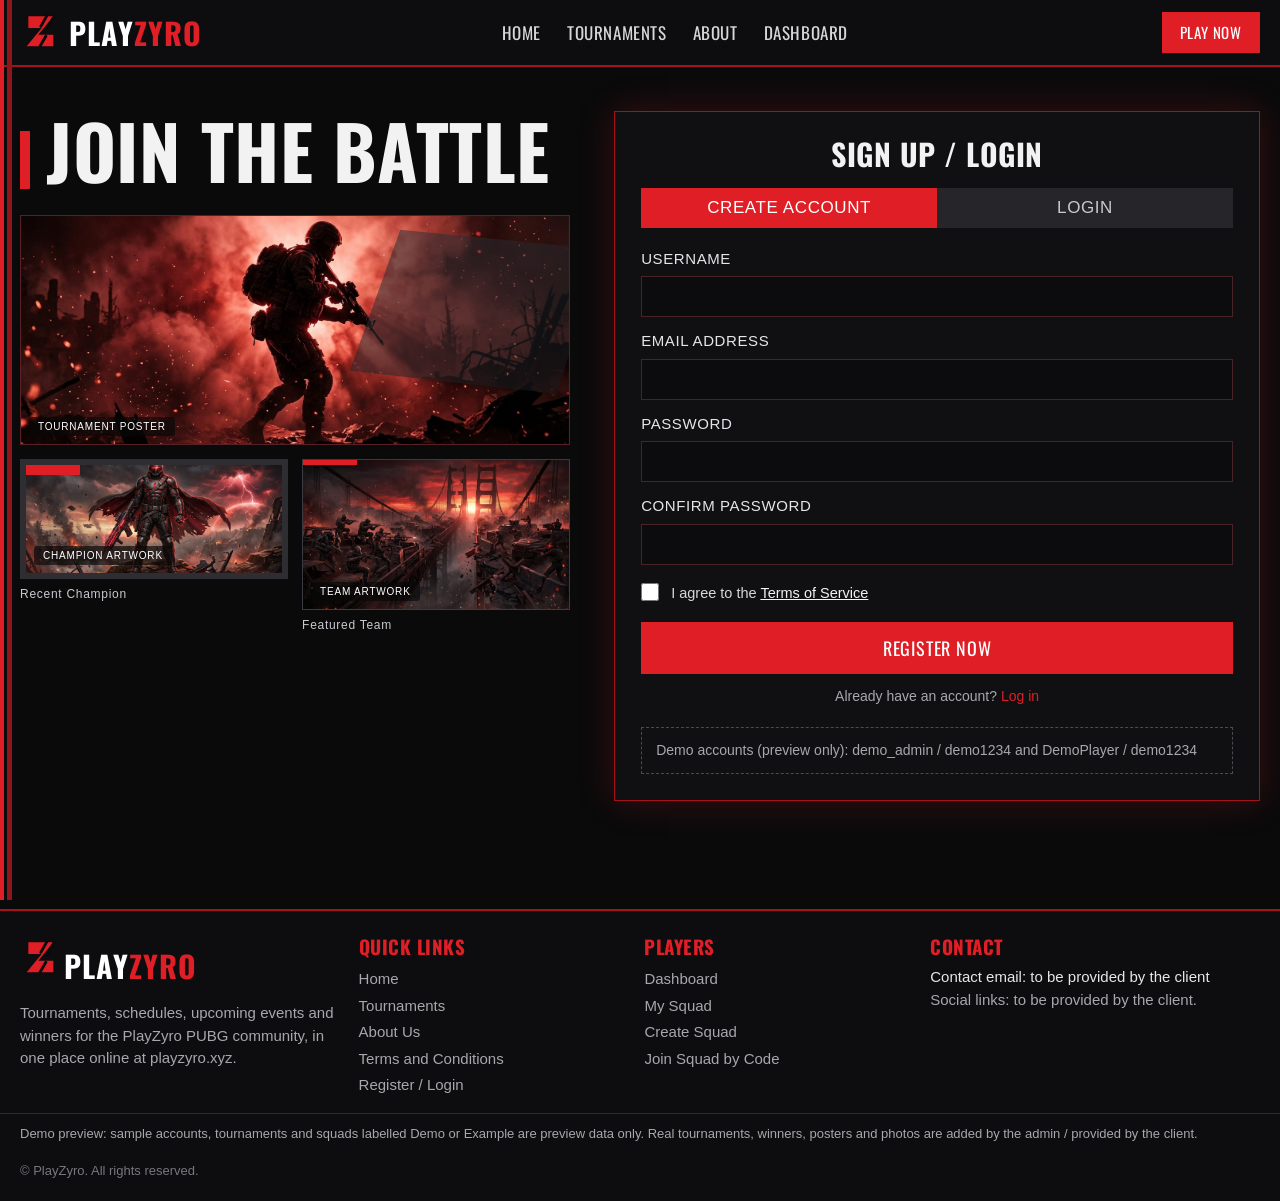
<file: auth.html>
<!DOCTYPE html>
<html lang="en">
<head>
<meta charset="UTF-8">
<meta name="viewport" content="width=device-width, initial-scale=1.0">
<title>Sign Up / Login | PlayZyro</title>
<link rel="icon" href="data:image/svg+xml,%3Csvg xmlns='http://www.w3.org/2000/svg' viewBox='0 0 48 48'%3E%3Cpath d='M10 4h30L22 26h18v14H8L26 18H10z' fill='%23e01e26'/%3E%3C/svg%3E">
<link rel="preconnect" href="https://fonts.googleapis.com">
<link rel="preconnect" href="https://fonts.gstatic.com" crossorigin>
<link href="https://fonts.googleapis.com/css2?family=Barlow+Condensed:wght@500;600;700&family=Oswald:wght@500;600;700&display=swap" rel="stylesheet">
<link rel="stylesheet" href="assets/css/style.css?v=2026-11-20o">
<script>window.PZ_VARIANT = 'v5';</script>
<script src="assets/js/app.js?v=2026-11-20o"></script>
</head>
<body class="has-edge">
<header class="site-header">
<div class="header-in">
<a class="logo" href="index.html" aria-label="PlayZyro home">
<svg viewBox="0 0 48 48" class="logo-mark" aria-hidden="true"><path d="M10 4h30L22 26h18v14H8L26 18H10z" fill="#e01e26"/><path d="M33 2L25 16M41 4L33 18M31 28l-7 12" stroke="#0a0a0b" stroke-width="3.4" stroke-linecap="round"/></svg>
<span class="logo-word">PLAY<span>ZYRO</span></span></a>
<button class="nav-toggle" type="button" aria-label="Open menu" onclick="document.body.classList.toggle('nav-open')">&#9776;</button>
<nav class="main-nav"><a href="index.html">Home</a><a href="tournaments.html">Tournaments</a><a href="about.html">About</a><a href="dashboard.html">Dashboard</a><a href="admin.html" data-admin-link>Admin</a></nav>
<div class="header-actions"><span class="user-chip" data-user-chip></span><a class="btn btn-red btn-sm" href="auth.html">Play Now</a></div>
</div>
</header>
<div class="nav-backdrop" onclick="document.body.classList.remove('nav-open')" aria-hidden="true"></div>
<aside class="mobile-drawer" aria-label="Mobile navigation"><div class="drawer-head"><span>Menu</span><button class="drawer-close" type="button" aria-label="Close menu" onclick="document.body.classList.remove('nav-open')">&times;</button></div><nav class="drawer-nav" onclick="document.body.classList.remove('nav-open')"><a href="index.html">Home</a><a href="tournaments.html">Tournaments</a><a href="about.html">About</a><a href="dashboard.html">Dashboard</a><a href="admin.html" data-admin-link>Admin</a></nav><div class="drawer-auth"><a class="btn btn-outline btn-block" href="auth.html?mode=login">Log In</a><a class="btn btn-red btn-block" href="auth.html">Sign Up</a><span class="user-chip" data-user-chip></span></div></aside>

<main class="wrap">
<div class="auth-grid">
<div class="auth-left">
<h1>Join the Battle</h1>
<div class="ph poster-art has-art" style="min-height:230px"><img class="pz-art" src="assets/img/art-poster-a.jpg" alt=""><span>Tournament Poster</span></div>
<div class="auth-photos"><div class="auth-photo-cell"><div class="ph photo-frame has-art"><img class="pz-art" src="assets/img/art-champion.jpg" alt=""><span>Champion Artwork</span></div><small class="ph-cap">Recent Champion</small></div><div class="auth-photo-cell"><div class="ph team-photo has-art"><img class="pz-art" src="assets/img/art-poster-b.jpg" alt=""><span>Team Artwork</span></div><small class="ph-cap">Featured Team</small></div></div>
</div>
<div class="auth-panel">
<h2>Sign Up / Login</h2>
<div class="tabs"><button type="button" id="tab-signup" class="on">Create Account</button><button type="button" id="tab-login">Login</button></div>
<div class="form-msg" id="auth-msg"></div>
<form id="form-signup" autocomplete="off">
<label class="fl" for="su-username">Username</label><input type="text" id="su-username" required>
<label class="fl" for="su-email">Email Address</label><input type="email" id="su-email" required>
<label class="fl" for="su-pass">Password</label><input type="password" id="su-pass" required>
<label class="fl" for="su-pass2">Confirm Password</label><input type="password" id="su-pass2" required>
<label class="check"><input type="checkbox" id="su-agree" required><span>I agree to the <a href="terms.html" style="text-decoration:underline">Terms of Service</a></span></label>
<button class="btn btn-red btn-block" type="submit">Register Now</button>
<p class="small muted" style="margin-top:12px;text-align:center">Already have an account? <a href="#" id="go-login" style="color:var(--red)">Log in</a></p>
</form>
<form id="form-login" autocomplete="off" style="display:none">
<label class="fl" for="li-who">Username or Email</label><input type="text" id="li-who" required>
<label class="fl" for="li-pass">Password</label><input type="password" id="li-pass" required>
<button class="btn btn-red btn-block" type="submit" style="margin-top:16px">Log In</button>
<p class="small muted" style="margin-top:12px;text-align:center">New to PlayZyro? <a href="#" id="go-signup" style="color:var(--red)">Create account</a></p>
</form>
<div class="demo-box">Demo accounts (preview only): demo_admin / demo1234 and DemoPlayer / demo1234</div>
</div>
</div>
</main>
<script>
(function(){
  var msg=document.getElementById('auth-msg');
  function show(text,ok){msg.textContent=text;msg.style.display='block';msg.className='form-msg'+(ok?' ok':'');}
  function tab(which){
    document.getElementById('form-signup').style.display=which==='signup'?'block':'none';
    document.getElementById('form-login').style.display=which==='login'?'block':'none';
    document.getElementById('tab-signup').className=which==='signup'?'on':'';
    document.getElementById('tab-login').className=which==='login'?'on':'';
    msg.style.display='none';
  }
  document.getElementById('tab-signup').addEventListener('click',function(){tab('signup');});
  document.getElementById('tab-login').addEventListener('click',function(){tab('login');});
  document.getElementById('go-login').addEventListener('click',function(e){e.preventDefault();tab('login');});
  document.getElementById('go-signup').addEventListener('click',function(e){e.preventDefault();tab('signup');});
  if(PZ.qs('mode')==='login'){tab('login');}
  document.getElementById('form-signup').addEventListener('submit',function(e){
    e.preventDefault();
    var un=document.getElementById('su-username').value.trim();
    var em=document.getElementById('su-email').value.trim();
    var p1=document.getElementById('su-pass').value;
    var p2=document.getElementById('su-pass2').value;
    if(p1!==p2){show('Passwords do not match.');return;}
    if(p1.length<6){show('Password must be at least 6 characters.');return;}
    var r=PZ.signup(un,em,p1);
    if(r.error){show(r.error);return;}
    PZ.toast('Account created. Welcome to PlayZyro.');
    location.href=PZ.qs('next')||'dashboard.html';
  });
  document.getElementById('form-login').addEventListener('submit',function(e){
    e.preventDefault();
    var u=PZ.login(document.getElementById('li-who').value.trim(),document.getElementById('li-pass').value);
    if(!u){show('Login failed. Check your username and password.');return;}
    var next=PZ.qs('next');
    location.href=next||(u.role==='admin'?'admin.html':'dashboard.html');
  });
})();
</script>
<footer class="site-footer">
<div class="footer-in">
<div class="footer-col footer-brand"><a class="logo" href="index.html" aria-label="PlayZyro home">
<svg viewBox="0 0 48 48" class="logo-mark" aria-hidden="true"><path d="M10 4h30L22 26h18v14H8L26 18H10z" fill="#e01e26"/><path d="M33 2L25 16M41 4L33 18M31 28l-7 12" stroke="#0a0a0b" stroke-width="3.4" stroke-linecap="round"/></svg>
<span class="logo-word">PLAY<span>ZYRO</span></span></a>
<p>Tournaments, schedules, upcoming events and winners for the PlayZyro PUBG community, in one place online at playzyro.xyz.</p></div>
<div class="footer-col"><h4>Quick Links</h4><a href="index.html">Home</a><a href="tournaments.html">Tournaments</a><a href="about.html">About Us</a><a href="terms.html">Terms and Conditions</a><a href="auth.html">Register / Login</a></div>
<div class="footer-col"><h4>Players</h4><a href="dashboard.html">Dashboard</a><a href="squad.html">My Squad</a><a href="squad-create.html">Create Squad</a><a href="squad-join.html">Join Squad by Code</a></div>
<div class="footer-col"><h4>Contact</h4><p class="contact-line">Contact email: to be provided by the client</p><p>Social links: to be provided by the client.</p></div>
</div>
<p class="demo-notice">Demo preview: sample accounts, tournaments and squads labelled Demo or Example are preview data only. Real tournaments, winners, posters and photos are added by the admin / provided by the client.</p>
<p class="copyright">&copy; PlayZyro. All rights reserved.</p>
</footer>
<script>
(function(){var u=PZ.session();document.querySelectorAll('[data-admin-link]').forEach(function(a){if(!u||u.role!=='admin'){a.style.display='none';}});})();
</script>
</body>
</html>
</file>
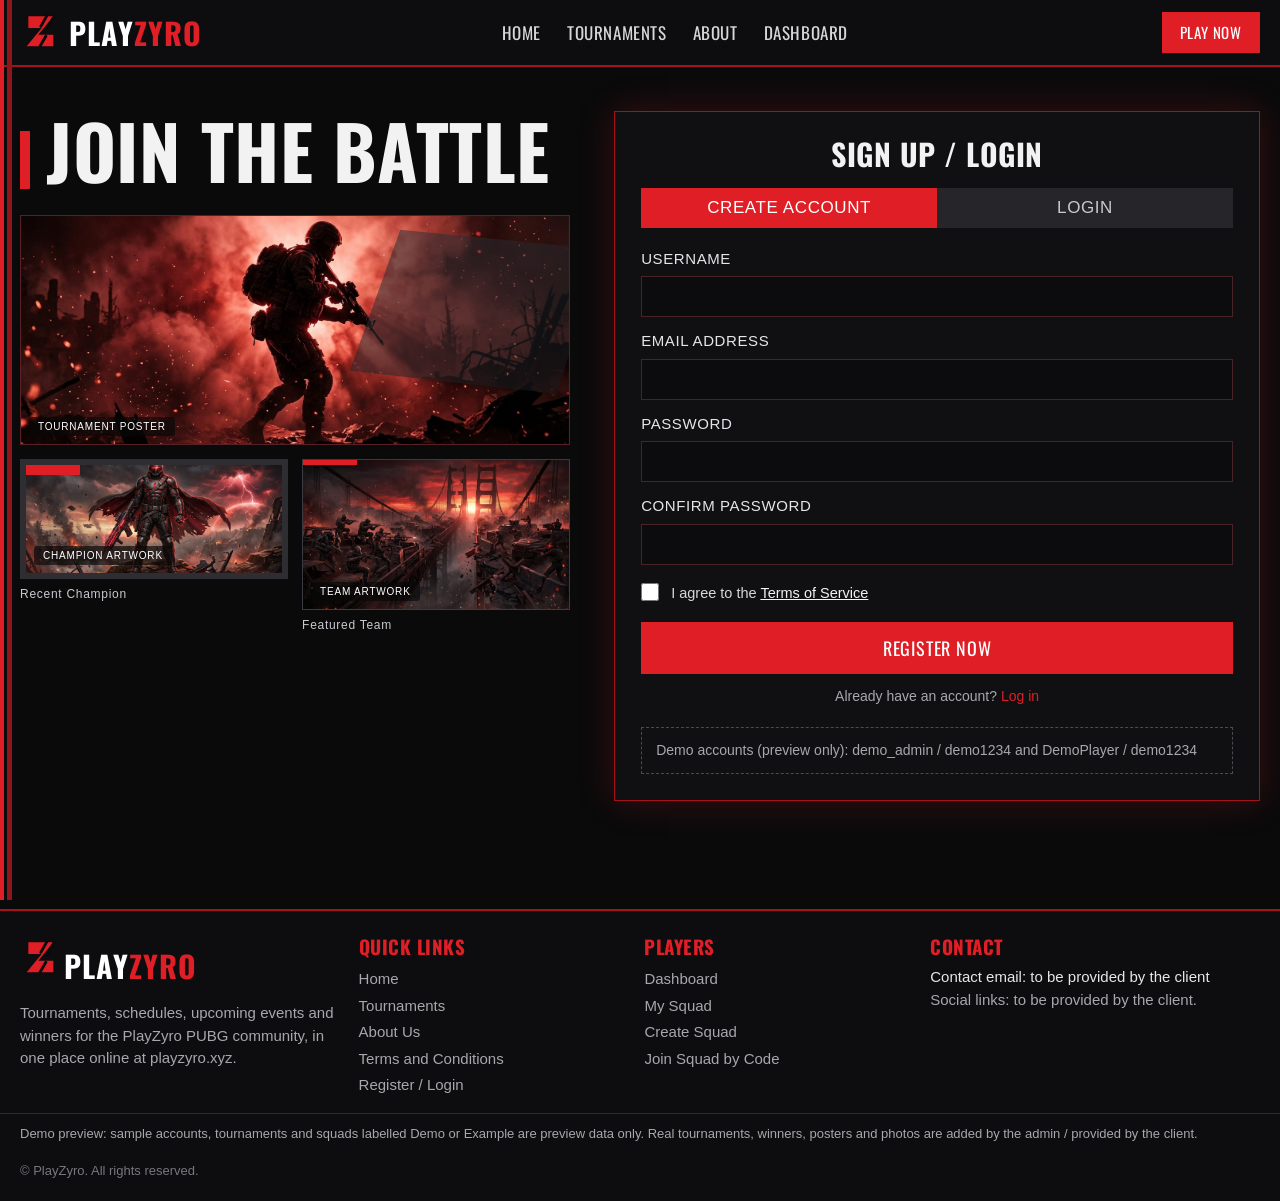
<file: dashboard.html>
<!DOCTYPE html>
<html lang="en">
<head>
<meta charset="UTF-8">
<meta name="viewport" content="width=device-width, initial-scale=1.0">
<title>User Dashboard | PlayZyro</title>
<link rel="icon" href="data:image/svg+xml,%3Csvg xmlns='http://www.w3.org/2000/svg' viewBox='0 0 48 48'%3E%3Cpath d='M10 4h30L22 26h18v14H8L26 18H10z' fill='%23e01e26'/%3E%3C/svg%3E">
<link rel="preconnect" href="https://fonts.googleapis.com">
<link rel="preconnect" href="https://fonts.gstatic.com" crossorigin>
<link href="https://fonts.googleapis.com/css2?family=Barlow+Condensed:wght@500;600;700&family=Oswald:wght@500;600;700&display=swap" rel="stylesheet">
<link rel="stylesheet" href="assets/css/style.css?v=2026-11-20o">
<script>window.PZ_VARIANT = 'v5';</script>
<script src="assets/js/app.js?v=2026-11-20o"></script>
</head>
<body class="has-edge">
<header class="site-header">
<div class="header-in">
<a class="logo" href="index.html" aria-label="PlayZyro home">
<svg viewBox="0 0 48 48" class="logo-mark" aria-hidden="true"><path d="M10 4h30L22 26h18v14H8L26 18H10z" fill="#e01e26"/><path d="M33 2L25 16M41 4L33 18M31 28l-7 12" stroke="#0a0a0b" stroke-width="3.4" stroke-linecap="round"/></svg>
<span class="logo-word">PLAY<span>ZYRO</span></span></a>
<button class="nav-toggle" type="button" aria-label="Open menu" onclick="document.body.classList.toggle('nav-open')">&#9776;</button>
<nav class="main-nav"><a href="index.html">Home</a><a href="tournaments.html">Tournaments</a><a href="about.html">About</a><a href="dashboard.html" class="active">Dashboard</a><a href="admin.html" data-admin-link>Admin</a></nav>
<div class="header-actions"><span class="user-chip" data-user-chip></span><a class="btn btn-red btn-sm" href="auth.html">Register / Login</a></div>
</div>
</header>
<div class="nav-backdrop" onclick="document.body.classList.remove('nav-open')" aria-hidden="true"></div>
<aside class="mobile-drawer" aria-label="Mobile navigation"><div class="drawer-head"><span>Menu</span><button class="drawer-close" type="button" aria-label="Close menu" onclick="document.body.classList.remove('nav-open')">&times;</button></div><nav class="drawer-nav" onclick="document.body.classList.remove('nav-open')"><a href="index.html">Home</a><a href="tournaments.html">Tournaments</a><a href="about.html">About</a><a href="dashboard.html" class="active">Dashboard</a><a href="admin.html" data-admin-link>Admin</a></nav><div class="drawer-auth"><a class="btn btn-outline btn-block" href="auth.html?mode=login">Log In</a><a class="btn btn-red btn-block" href="auth.html">Sign Up</a><span class="user-chip" data-user-chip></span></div></aside>

<main class="wrap page-pad">
<div class="sec-head" style="margin-top:6px"><h2>User <span>Dashboard</span></h2></div>
<p class="muted" style="margin-bottom:20px">Signed in as <b id="dash-user" style="color:#fff"></b></p>
<div class="dash-top">
<section class="dash-card">
<h3>My Squad</h3>
<div id="dash-squad"></div>
</section>
<section class="dash-card">
<h3>Room ID &amp; Password</h3>
<div id="dash-room"></div>
</section>
<section class="dash-card" style="padding:10px">
<div class="ph poster-art has-art"><img class="pz-art" src="assets/img/art-poster-a.jpg" alt=""><span>Tournament Poster</span></div>
</section>
<section class="dash-card">
<h3>Latest Champion</h3>
<div class="ph photo-frame has-art" style="min-height:180px"><img class="pz-art" src="assets/img/art-champion.jpg" alt=""><span>Champion Artwork</span></div>
<p class="small muted" style="margin-top:12px">Winner: To be confirmed</p>
</section>
</div>
<div class="sec-head"><h2>My <span>Tournaments</span></h2></div>
<div class="t-rows" id="dash-tourns"></div>
</main>
<script>
(function(){
  var user=PZ.requireAuth(); if(!user){return;}
  var E=PZ.esc;
  document.getElementById('dash-user').textContent=user.username;
  var squad=PZ.mySquad(user.id);
  var sq=document.getElementById('dash-squad');
  if(squad){
    var captain=PZ.user(squad.captainId);
    var rows=squad.memberIds.map(function(mid,i){
      var m=PZ.user(mid); if(!m){return '';}
      var role=(mid===squad.captainId)?'Captain':'Member 0'+i;
      return '<div class="member-row"><span class="avatar-ph">'+E(m.username.charAt(0).toUpperCase())+'</span><span class="role">'+E(role)+'</span><span class="muted small">'+E(m.username)+'</span></div>';
    }).join('');
    sq.innerHTML='<div class="dash-squad-flex"><div class="roster">'+rows+'</div><div class="ph team-photo has-art"><img class="pz-art" src="assets/img/art-poster-b.jpg" alt=""><span>Team Artwork</span></div></div>'
      +'<p class="join-code">Squad Join Code: <b>'+E(squad.joinCode)+'</b> <button class="btn btn-grey btn-sm" type="button" id="copy-code">Copy</button></p>'
      +'<p class="small muted" style="margin-top:8px">'+E(squad.name)+' &middot; '+squad.memberIds.length+' of 5 members &middot; Captain: '+E(captain?captain.username:'')+'</p>'
      +'<a class="btn btn-outline btn-sm" href="squad.html" style="margin-top:12px">View My Squad</a>';
    document.getElementById('copy-code').addEventListener('click',function(){
      if(navigator.clipboard){navigator.clipboard.writeText(squad.joinCode);}
      PZ.toast('Join code copied: '+squad.joinCode);
    });
  } else {
    sq.innerHTML='<svg class="pz-empty-ic" aria-hidden="true"><use href="assets/img/pz-icons.svg#pz-backpack-s"/></svg><p class="muted">You are not in a squad yet.</p><div style="display:flex;gap:10px;flex-wrap:wrap;margin-top:14px"><a class="btn btn-red btn-sm" href="squad-create.html">Create Squad</a><a class="btn btn-outline btn-sm" href="squad-join.html">Join Squad by Code</a></div>';
  }
  var mine=PZ.myTournaments(user);
  var room=document.getElementById('dash-room');
  if(!mine.length){
    room.innerHTML='<p class="muted">Reveals at match time. Room details appear here when your squad is assigned to a tournament and the admin publishes the room.</p>';
  } else {
    room.innerHTML=mine.map(function(t){
      var r=PZ.roomFor(user,t.id);
      if(r){return '<div class="room-box"><p class="small muted">'+E(t.name)+'</p><p>Room ID:</p><p class="rv">'+E(r.roomId)+'</p><p style="margin-top:8px">Password:</p><p class="rv">'+E(r.password)+'</p><button class="btn btn-red btn-block" type="button" style="margin-top:12px" data-matchnow="'+t.id+'">Match Now</button></div>';}
      return '<div class="room-box"><p class="small muted">'+E(t.name)+'</p><p class="cond" style="font-size:19px">Reveals at match time</p></div>';
    }).join('');
    room.querySelectorAll('[data-matchnow]').forEach(function(b){b.addEventListener('click',function(){var r=PZ.roomFor(user,b.getAttribute('data-matchnow'));if(!r)return;if(navigator.clipboard&&navigator.clipboard.writeText){navigator.clipboard.writeText('Room ID: '+r.roomId+' Password: '+r.password);}PZ.toast('Room details copied: '+r.roomId);});});
  }
  var dt=document.getElementById('dash-tourns');
  if(!mine.length){
    dt.innerHTML='<svg class="pz-empty-ic" aria-hidden="true"><use href="assets/img/pz-icons.svg#pz-pin-s"/></svg><p class="empty">No tournaments yet. Browse tournaments and apply with your squad. <a class="btn btn-outline btn-sm" href="tournaments.html" style="margin-left:8px">Browse Tournaments</a></p>';
  } else {
    dt.innerHTML=mine.map(function(t){
      var st='Applied';
      PZ.db.applications.forEach(function(a){if(squad&&a.squadId===squad.id&&a.tournamentId===t.id){st=a.status;}});
      if(squad&&PZ.isAssigned(squad.id,t.id)){st='Assigned';}
      return '<div class="my-row"><span class="grow">'+E(t.name)+'</span><span class="cell">'+E(t.mode)+'</span><span class="chip">'+E(st)+'</span><span class="cell">'+E(t.dateText)+'</span><a class="btn btn-grey btn-sm" href="tournament.html?id='+E(t.id)+'">Details</a></div>';
    }).join('');
  }
})();
</script>
<footer class="site-footer">
<div class="footer-in">
<div class="footer-col footer-brand"><a class="logo" href="index.html" aria-label="PlayZyro home">
<svg viewBox="0 0 48 48" class="logo-mark" aria-hidden="true"><path d="M10 4h30L22 26h18v14H8L26 18H10z" fill="#e01e26"/><path d="M33 2L25 16M41 4L33 18M31 28l-7 12" stroke="#0a0a0b" stroke-width="3.4" stroke-linecap="round"/></svg>
<span class="logo-word">PLAY<span>ZYRO</span></span></a>
<p>Tournaments, schedules, upcoming events and winners for the PlayZyro PUBG community, in one place online at playzyro.xyz.</p></div>
<div class="footer-col"><h4>Quick Links</h4><a href="index.html">Home</a><a href="tournaments.html">Tournaments</a><a href="about.html">About Us</a><a href="terms.html">Terms and Conditions</a><a href="auth.html">Register / Login</a></div>
<div class="footer-col"><h4>Players</h4><a href="dashboard.html">Dashboard</a><a href="squad.html">My Squad</a><a href="squad-create.html">Create Squad</a><a href="squad-join.html">Join Squad by Code</a></div>
<div class="footer-col"><h4>Contact</h4><p class="contact-line">Contact email: to be provided by the client</p><p>Social links: to be provided by the client.</p></div>
</div>
<p class="demo-notice">Demo preview: sample accounts, tournaments and squads labelled Demo or Example are preview data only. Real tournaments, winners, posters and photos are added by the admin / provided by the client.</p>
<p class="copyright">&copy; PlayZyro. All rights reserved.</p>
</footer>
<script>
(function(){var u=PZ.session();document.querySelectorAll('[data-admin-link]').forEach(function(a){if(!u||u.role!=='admin'){a.style.display='none';}});})();
</script>
<script>
document.addEventListener('DOMContentLoaded',function(){var chip=document.querySelector('.header-actions [data-user-chip]');if(!chip||!chip.querySelector('[data-logout]'))return;var name=document.getElementById('dash-user').textContent;chip.innerHTML='<span class="pz-avatar">'+PZ.esc(name.charAt(0).toUpperCase())+'</span> '+PZ.esc(name)+' &nbsp;<a href="#" id="d-logout" style="color:inherit;text-decoration:underline">Log out</a>';document.getElementById('d-logout').addEventListener('click',function(e){e.preventDefault();PZ.logout();});});
</script>
</body>
</html>
</file>
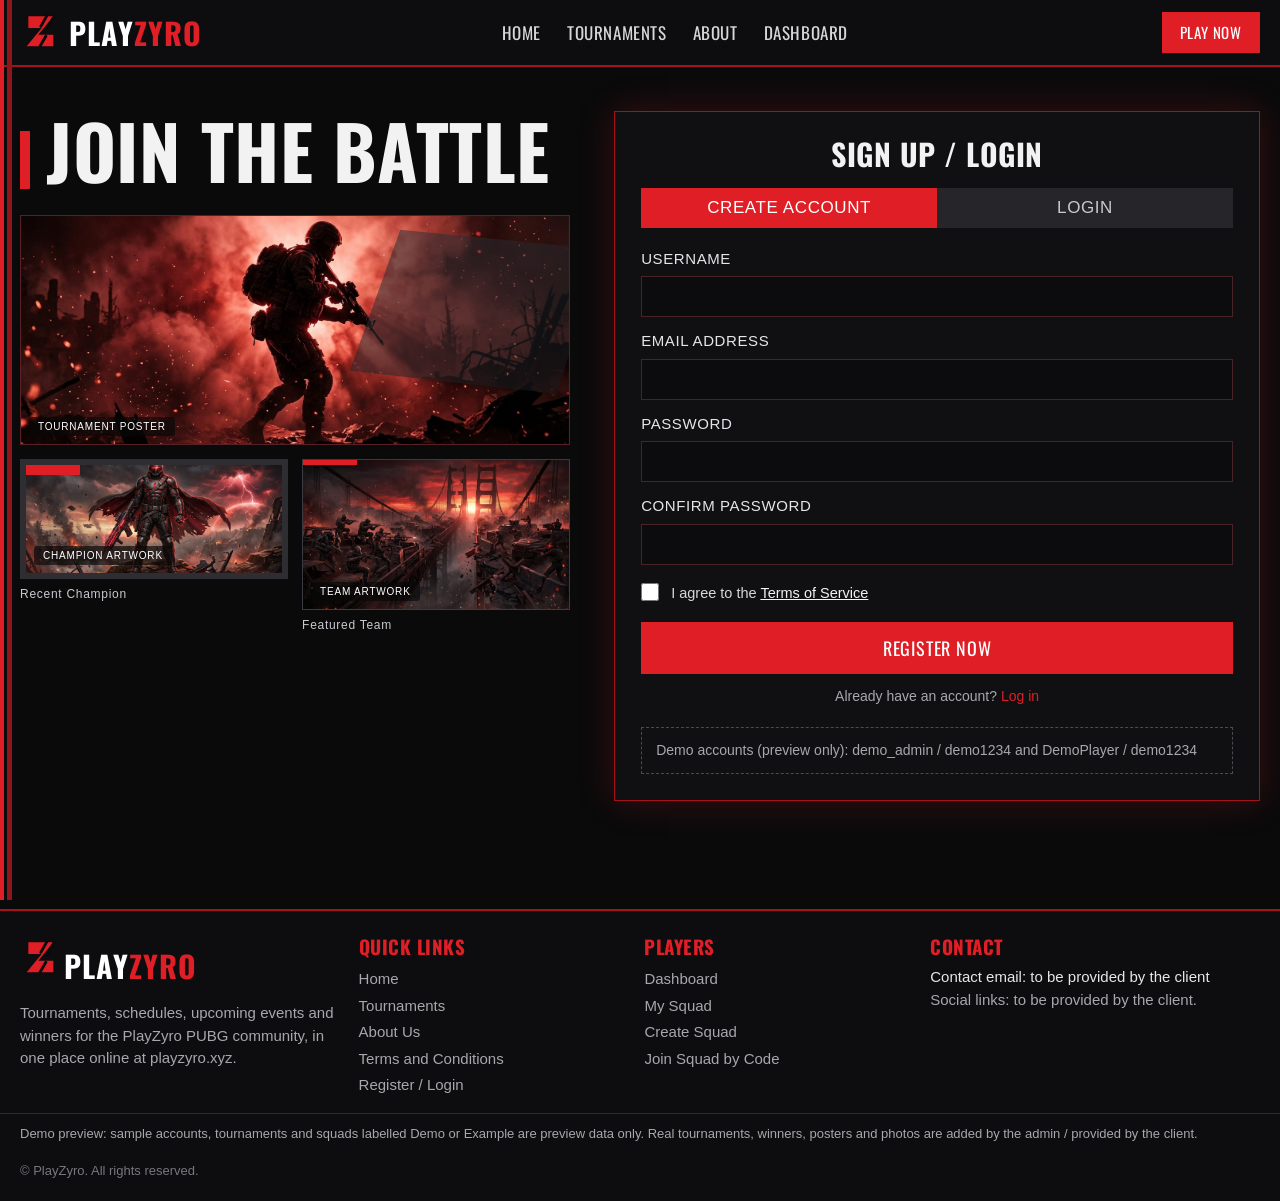
<file: squad-create.html>
<!DOCTYPE html>
<html lang="en">
<head>
<meta charset="UTF-8">
<meta name="viewport" content="width=device-width, initial-scale=1.0">
<title>Create Squad | PlayZyro</title>
<link rel="icon" href="data:image/svg+xml,%3Csvg xmlns='http://www.w3.org/2000/svg' viewBox='0 0 48 48'%3E%3Cpath d='M10 4h30L22 26h18v14H8L26 18H10z' fill='%23e01e26'/%3E%3C/svg%3E">
<link rel="preconnect" href="https://fonts.googleapis.com">
<link rel="preconnect" href="https://fonts.gstatic.com" crossorigin>
<link href="https://fonts.googleapis.com/css2?family=Barlow+Condensed:wght@500;600;700&family=Oswald:wght@500;600;700&display=swap" rel="stylesheet">
<link rel="stylesheet" href="assets/css/style.css?v=2026-11-20o">
<script>window.PZ_VARIANT = 'v5';</script>
<script src="assets/js/app.js?v=2026-11-20o"></script>
</head>
<body class="has-edge">
<header class="site-header">
<div class="header-in">
<a class="logo" href="index.html" aria-label="PlayZyro home">
<svg viewBox="0 0 48 48" class="logo-mark" aria-hidden="true"><path d="M10 4h30L22 26h18v14H8L26 18H10z" fill="#e01e26"/><path d="M33 2L25 16M41 4L33 18M31 28l-7 12" stroke="#0a0a0b" stroke-width="3.4" stroke-linecap="round"/></svg>
<span class="logo-word">PLAY<span>ZYRO</span></span></a>
<button class="nav-toggle" type="button" aria-label="Open menu" onclick="document.body.classList.toggle('nav-open')">&#9776;</button>
<nav class="main-nav"><a href="index.html">Home</a><a href="tournaments.html">Tournaments</a><a href="about.html">About</a><a href="dashboard.html" class="active">Dashboard</a><a href="admin.html" data-admin-link>Admin</a></nav>
<div class="header-actions"><span class="user-chip" data-user-chip></span><a class="btn btn-red btn-sm" href="auth.html">Register / Login</a></div>
</div>
</header>
<div class="nav-backdrop" onclick="document.body.classList.remove('nav-open')" aria-hidden="true"></div>
<aside class="mobile-drawer" aria-label="Mobile navigation"><div class="drawer-head"><span>Menu</span><button class="drawer-close" type="button" aria-label="Close menu" onclick="document.body.classList.remove('nav-open')">&times;</button></div><nav class="drawer-nav" onclick="document.body.classList.remove('nav-open')"><a href="index.html">Home</a><a href="tournaments.html">Tournaments</a><a href="about.html">About</a><a href="dashboard.html" class="active">Dashboard</a><a href="admin.html" data-admin-link>Admin</a></nav><div class="drawer-auth"><a class="btn btn-outline btn-block" href="auth.html?mode=login">Log In</a><a class="btn btn-red btn-block" href="auth.html">Sign Up</a><span class="user-chip" data-user-chip></span></div></aside>

<main class="wrap page-pad">
<div class="sec-head" style="margin-top:6px"><h2>Create <span>Squad</span></h2></div>
<div class="content-card">
<div class="split2">
<div>
<div class="form-msg" id="cs-msg"></div>
<form id="form-create" autocomplete="off">
<label class="fl" for="cs-name">Squad Name</label>
<input type="text" id="cs-name" required maxlength="40" placeholder="Squad name">
<button class="btn btn-red btn-block" type="submit" style="margin-top:18px">Create Squad</button>
</form>
<p class="small muted" style="margin-top:14px">Already have a code from a captain? <a href="squad-join.html" style="text-decoration:underline">Join a squad by code</a>.</p>
</div>
<div>
<h3 style="margin-bottom:10px">Before You Create</h3>
<ul class="rules-list">
<li>A captain creates the squad, and you will be the captain.</li>
<li>The site generates a join code you can share with your players.</li>
<li>A squad has 4 to 5 members, and a squad needs at least 4 members to apply for a tournament.</li>
<li>One active squad per user.</li>
</ul>
</div>
</div>
</div>
</main>
<script>
(function(){
  var user=PZ.requireAuth(); if(!user){return;}
  var msg=document.getElementById('cs-msg');
  document.getElementById('form-create').addEventListener('submit',function(e){
    e.preventDefault();
    var r=PZ.createSquad(user,document.getElementById('cs-name').value.trim());
    if(r.error){msg.textContent=r.error;msg.style.display='block';msg.className='form-msg';return;}
    PZ.toast('Squad created. Join code: '+r.squad.joinCode);
    location.href='squad.html';
  });
})();
</script>
<footer class="site-footer">
<div class="footer-in">
<div class="footer-col footer-brand"><a class="logo" href="index.html" aria-label="PlayZyro home">
<svg viewBox="0 0 48 48" class="logo-mark" aria-hidden="true"><path d="M10 4h30L22 26h18v14H8L26 18H10z" fill="#e01e26"/><path d="M33 2L25 16M41 4L33 18M31 28l-7 12" stroke="#0a0a0b" stroke-width="3.4" stroke-linecap="round"/></svg>
<span class="logo-word">PLAY<span>ZYRO</span></span></a>
<p>Tournaments, schedules, upcoming events and winners for the PlayZyro PUBG community, in one place online at playzyro.xyz.</p></div>
<div class="footer-col"><h4>Quick Links</h4><a href="index.html">Home</a><a href="tournaments.html">Tournaments</a><a href="about.html">About Us</a><a href="terms.html">Terms and Conditions</a><a href="auth.html">Register / Login</a></div>
<div class="footer-col"><h4>Players</h4><a href="dashboard.html">Dashboard</a><a href="squad.html">My Squad</a><a href="squad-create.html">Create Squad</a><a href="squad-join.html">Join Squad by Code</a></div>
<div class="footer-col"><h4>Contact</h4><p class="contact-line">Contact email: to be provided by the client</p><p>Social links: to be provided by the client.</p></div>
</div>
<p class="demo-notice">Demo preview: sample accounts, tournaments and squads labelled Demo or Example are preview data only. Real tournaments, winners, posters and photos are added by the admin / provided by the client.</p>
<p class="copyright">&copy; PlayZyro. All rights reserved.</p>
</footer>
<script>
(function(){var u=PZ.session();document.querySelectorAll('[data-admin-link]').forEach(function(a){if(!u||u.role!=='admin'){a.style.display='none';}});})();
</script>
</body>
</html>
</file>
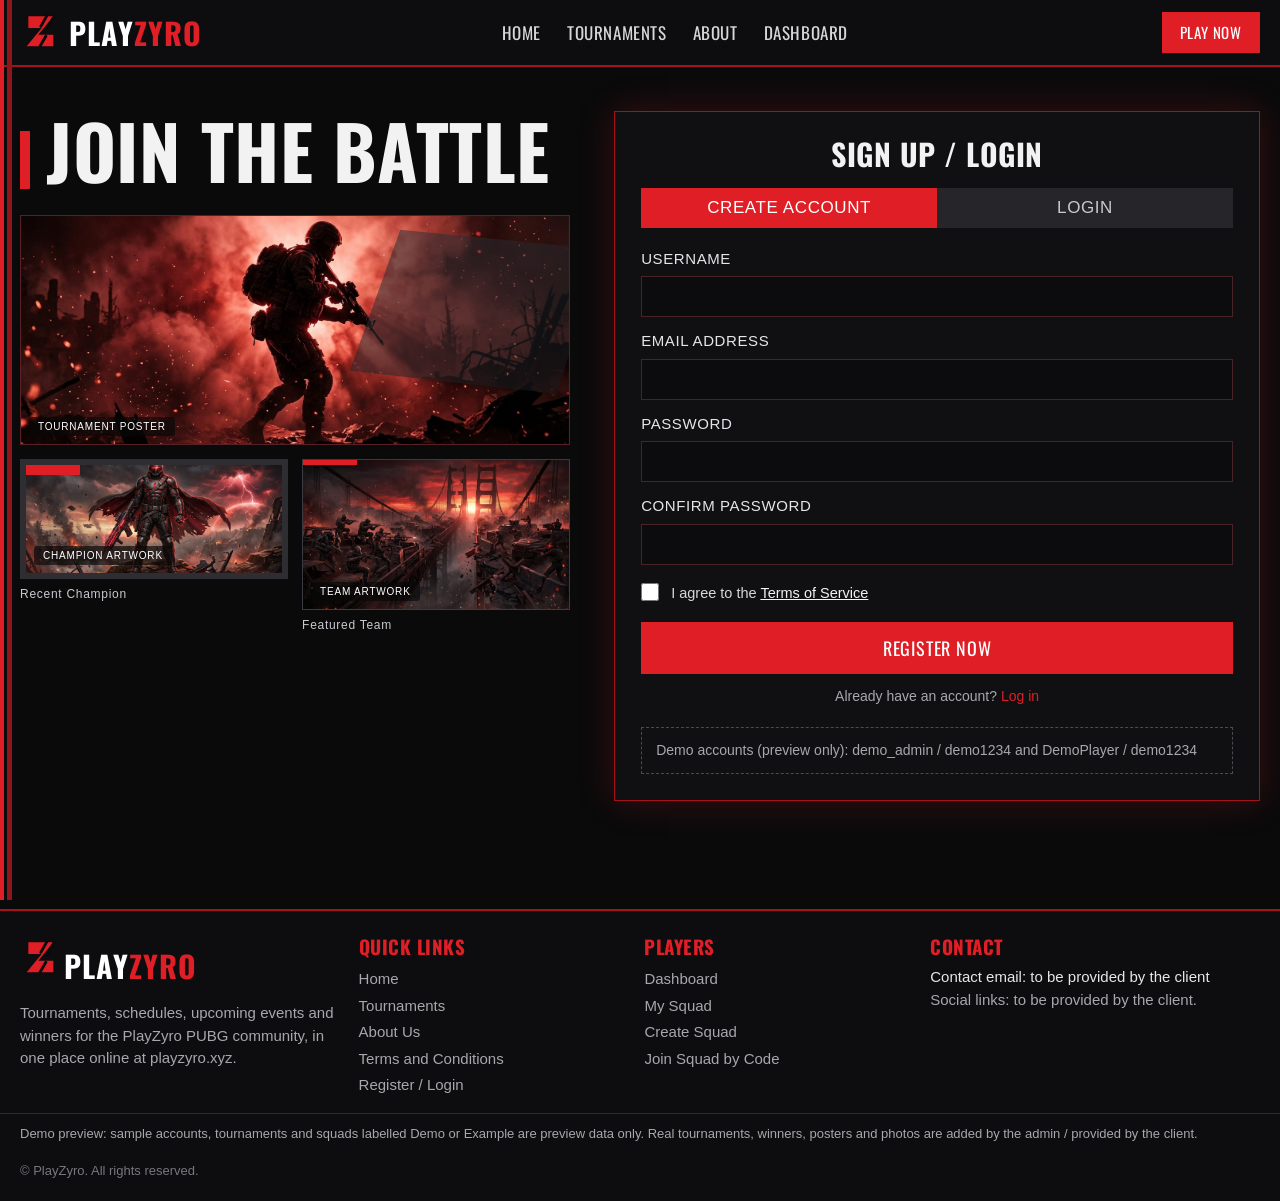
<file: squad-join.html>
<!DOCTYPE html>
<html lang="en">
<head>
<meta charset="UTF-8">
<meta name="viewport" content="width=device-width, initial-scale=1.0">
<title>Join Squad by Code | PlayZyro</title>
<link rel="icon" href="data:image/svg+xml,%3Csvg xmlns='http://www.w3.org/2000/svg' viewBox='0 0 48 48'%3E%3Cpath d='M10 4h30L22 26h18v14H8L26 18H10z' fill='%23e01e26'/%3E%3C/svg%3E">
<link rel="preconnect" href="https://fonts.googleapis.com">
<link rel="preconnect" href="https://fonts.gstatic.com" crossorigin>
<link href="https://fonts.googleapis.com/css2?family=Barlow+Condensed:wght@500;600;700&family=Oswald:wght@500;600;700&display=swap" rel="stylesheet">
<link rel="stylesheet" href="assets/css/style.css?v=2026-11-20o">
<script>window.PZ_VARIANT = 'v5';</script>
<script src="assets/js/app.js?v=2026-11-20o"></script>
</head>
<body class="has-edge">
<header class="site-header">
<div class="header-in">
<a class="logo" href="index.html" aria-label="PlayZyro home">
<svg viewBox="0 0 48 48" class="logo-mark" aria-hidden="true"><path d="M10 4h30L22 26h18v14H8L26 18H10z" fill="#e01e26"/><path d="M33 2L25 16M41 4L33 18M31 28l-7 12" stroke="#0a0a0b" stroke-width="3.4" stroke-linecap="round"/></svg>
<span class="logo-word">PLAY<span>ZYRO</span></span></a>
<button class="nav-toggle" type="button" aria-label="Open menu" onclick="document.body.classList.toggle('nav-open')">&#9776;</button>
<nav class="main-nav"><a href="index.html">Home</a><a href="tournaments.html">Tournaments</a><a href="about.html">About</a><a href="dashboard.html" class="active">Dashboard</a><a href="admin.html" data-admin-link>Admin</a></nav>
<div class="header-actions"><span class="user-chip" data-user-chip></span><a class="btn btn-red btn-sm" href="auth.html">Register / Login</a></div>
</div>
</header>
<div class="nav-backdrop" onclick="document.body.classList.remove('nav-open')" aria-hidden="true"></div>
<aside class="mobile-drawer" aria-label="Mobile navigation"><div class="drawer-head"><span>Menu</span><button class="drawer-close" type="button" aria-label="Close menu" onclick="document.body.classList.remove('nav-open')">&times;</button></div><nav class="drawer-nav" onclick="document.body.classList.remove('nav-open')"><a href="index.html">Home</a><a href="tournaments.html">Tournaments</a><a href="about.html">About</a><a href="dashboard.html" class="active">Dashboard</a><a href="admin.html" data-admin-link>Admin</a></nav><div class="drawer-auth"><a class="btn btn-outline btn-block" href="auth.html?mode=login">Log In</a><a class="btn btn-red btn-block" href="auth.html">Sign Up</a><span class="user-chip" data-user-chip></span></div></aside>

<main class="wrap page-pad">
<div class="sec-head" style="margin-top:6px"><h2>Join Squad <span>by Code</span></h2></div>
<div class="content-card">
<p>Enter the join code your captain shared with you. A squad has 4 to 5 members; a full squad cannot take more members. One active squad per user.</p>
<div class="form-msg" id="sj-msg"></div>
<form id="form-join" autocomplete="off">
<label class="fl" for="sj-code">Squad Join Code</label>
<input type="text" id="sj-code" class="code-in" required maxlength="20" placeholder="Join code">
<button class="btn btn-red btn-block" type="submit" style="margin-top:18px">Join Squad</button>
</form>
<p class="small muted" style="margin-top:14px">Want to lead your own squad? <a href="squad-create.html" style="text-decoration:underline">Create a squad</a>.</p>
</div>
</main>
<script>
(function(){
  var user=PZ.requireAuth(); if(!user){return;}
  var msg=document.getElementById('sj-msg');
  document.getElementById('form-join').addEventListener('submit',function(e){
    e.preventDefault();
    var r=PZ.joinSquad(user,document.getElementById('sj-code').value);
    if(r.error){msg.textContent=r.error;msg.style.display='block';msg.className='form-msg';return;}
    PZ.toast('You joined '+r.squad.name+'.');
    location.href='squad.html';
  });
})();
</script>
<footer class="site-footer">
<div class="footer-in">
<div class="footer-col footer-brand"><a class="logo" href="index.html" aria-label="PlayZyro home">
<svg viewBox="0 0 48 48" class="logo-mark" aria-hidden="true"><path d="M10 4h30L22 26h18v14H8L26 18H10z" fill="#e01e26"/><path d="M33 2L25 16M41 4L33 18M31 28l-7 12" stroke="#0a0a0b" stroke-width="3.4" stroke-linecap="round"/></svg>
<span class="logo-word">PLAY<span>ZYRO</span></span></a>
<p>Tournaments, schedules, upcoming events and winners for the PlayZyro PUBG community, in one place online at playzyro.xyz.</p></div>
<div class="footer-col"><h4>Quick Links</h4><a href="index.html">Home</a><a href="tournaments.html">Tournaments</a><a href="about.html">About Us</a><a href="terms.html">Terms and Conditions</a><a href="auth.html">Register / Login</a></div>
<div class="footer-col"><h4>Players</h4><a href="dashboard.html">Dashboard</a><a href="squad.html">My Squad</a><a href="squad-create.html">Create Squad</a><a href="squad-join.html">Join Squad by Code</a></div>
<div class="footer-col"><h4>Contact</h4><p class="contact-line">Contact email: to be provided by the client</p><p>Social links: to be provided by the client.</p></div>
</div>
<p class="demo-notice">Demo preview: sample accounts, tournaments and squads labelled Demo or Example are preview data only. Real tournaments, winners, posters and photos are added by the admin / provided by the client.</p>
<p class="copyright">&copy; PlayZyro. All rights reserved.</p>
</footer>
<script>
(function(){var u=PZ.session();document.querySelectorAll('[data-admin-link]').forEach(function(a){if(!u||u.role!=='admin'){a.style.display='none';}});})();
</script>
</body>
</html>
</file>
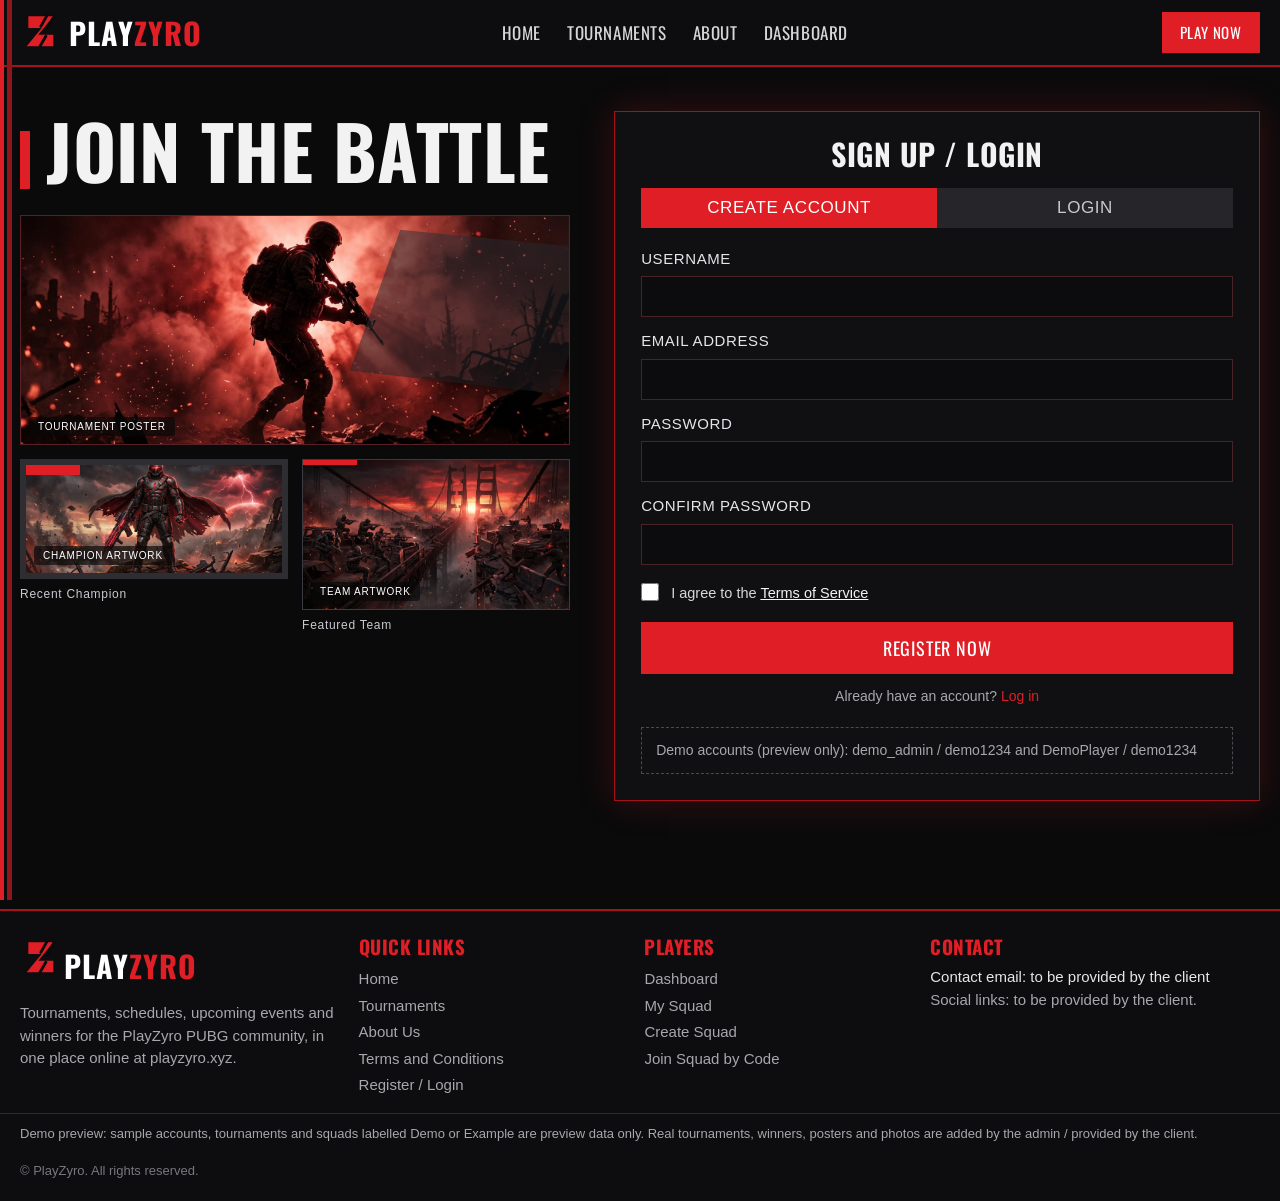
<file: squad.html>
<!DOCTYPE html>
<html lang="en">
<head>
<meta charset="UTF-8">
<meta name="viewport" content="width=device-width, initial-scale=1.0">
<title>My Squad | PlayZyro</title>
<link rel="icon" href="data:image/svg+xml,%3Csvg xmlns='http://www.w3.org/2000/svg' viewBox='0 0 48 48'%3E%3Cpath d='M10 4h30L22 26h18v14H8L26 18H10z' fill='%23e01e26'/%3E%3C/svg%3E">
<link rel="preconnect" href="https://fonts.googleapis.com">
<link rel="preconnect" href="https://fonts.gstatic.com" crossorigin>
<link href="https://fonts.googleapis.com/css2?family=Barlow+Condensed:wght@500;600;700&family=Oswald:wght@500;600;700&display=swap" rel="stylesheet">
<link rel="stylesheet" href="assets/css/style.css?v=2026-11-20o">
<script>window.PZ_VARIANT = 'v5';</script>
<script src="assets/js/app.js?v=2026-11-20o"></script>
</head>
<body class="has-edge">
<header class="site-header">
<div class="header-in">
<a class="logo" href="index.html" aria-label="PlayZyro home">
<svg viewBox="0 0 48 48" class="logo-mark" aria-hidden="true"><path d="M10 4h30L22 26h18v14H8L26 18H10z" fill="#e01e26"/><path d="M33 2L25 16M41 4L33 18M31 28l-7 12" stroke="#0a0a0b" stroke-width="3.4" stroke-linecap="round"/></svg>
<span class="logo-word">PLAY<span>ZYRO</span></span></a>
<button class="nav-toggle" type="button" aria-label="Open menu" onclick="document.body.classList.toggle('nav-open')">&#9776;</button>
<nav class="main-nav"><a href="index.html">Home</a><a href="tournaments.html">Tournaments</a><a href="about.html">About</a><a href="dashboard.html" class="active">Dashboard</a><a href="admin.html" data-admin-link>Admin</a></nav>
<div class="header-actions"><span class="user-chip" data-user-chip></span><a class="btn btn-red btn-sm" href="auth.html">Register / Login</a></div>
</div>
</header>
<div class="nav-backdrop" onclick="document.body.classList.remove('nav-open')" aria-hidden="true"></div>
<aside class="mobile-drawer" aria-label="Mobile navigation"><div class="drawer-head"><span>Menu</span><button class="drawer-close" type="button" aria-label="Close menu" onclick="document.body.classList.remove('nav-open')">&times;</button></div><nav class="drawer-nav" onclick="document.body.classList.remove('nav-open')"><a href="index.html">Home</a><a href="tournaments.html">Tournaments</a><a href="about.html">About</a><a href="dashboard.html" class="active">Dashboard</a><a href="admin.html" data-admin-link>Admin</a></nav><div class="drawer-auth"><a class="btn btn-outline btn-block" href="auth.html?mode=login">Log In</a><a class="btn btn-red btn-block" href="auth.html">Sign Up</a><span class="user-chip" data-user-chip></span></div></aside>

<main class="wrap page-pad">
<div class="sec-head" style="margin-top:6px"><h2>My <span>Squad</span></h2></div>
<div id="squad-main"></div>
</main>
<script>
(function(){
  var user=PZ.requireAuth(); if(!user){return;}
  var E=PZ.esc;
  var squad=PZ.mySquad(user.id);
  var box=document.getElementById('squad-main');
  if(!squad){
    box.innerHTML='<svg class="pz-empty-ic" aria-hidden="true"><use href="assets/img/pz-icons.svg#pz-helmet-s"/></svg><p class="empty">You are not in a squad yet.<br><br><a class="btn btn-red btn-sm" href="squad-create.html">Create Squad</a> &nbsp; <a class="btn btn-outline btn-sm" href="squad-join.html">Join Squad by Code</a></p>';
    return;
  }
  var captain=PZ.user(squad.captainId);
  var rows=squad.memberIds.map(function(mid,i){
    var m=PZ.user(mid); if(!m){return '';}
    var role=(mid===squad.captainId)?'Captain':'Member 0'+i;
    return '<div class="member-row"><span class="avatar-ph">Avatar frame</span><span class="role">'+E(role)+'</span><span class="muted small">'+E(m.username)+'</span></div>';
  }).join('');
  var slots='';
  for(var i=squad.memberIds.length;i<5;i++){slots+='<div class="member-row"><span class="avatar-ph">Open slot</span><span class="role">Open Slot</span><span class="muted small">Invite with the join code</span></div>';}
  box.innerHTML='<div class="split2"><section class="dash-card"><h3>'+E(squad.name)+'</h3>'+rows+slots
    +'<p class="join-code">Squad Join Code: <b>'+E(squad.joinCode)+'</b> <button class="btn btn-grey btn-sm" type="button" id="copy-code">Copy</button></p>'
    +'<p class="small muted" style="margin-top:8px">'+squad.memberIds.length+' of 5 members &middot; Captain: '+E(captain?captain.username:'')+'</p></section>'
    +'<div class="ph team-photo has-art"><img class="pz-art" src="assets/img/art-poster-b.jpg" alt=""><span>Team Artwork</span></div></div>'
    +'<div class="sec-head"><h2>Squad <span>Tournaments</span></h2></div><div id="squad-tourns"></div>';
  document.getElementById('copy-code').addEventListener('click',function(){
    if(navigator.clipboard){navigator.clipboard.writeText(squad.joinCode);}
    PZ.toast('Join code copied: '+squad.joinCode);
  });
  var mine=PZ.myTournaments(user);
  document.getElementById('squad-tourns').innerHTML=mine.length?mine.map(function(t){
    return '<div class="my-row"><span class="grow">'+E(t.name)+'</span><span class="chip">'+E(t.status)+'</span><a class="btn btn-grey btn-sm" href="tournament.html?id='+E(t.id)+'">Details</a></div>';
  }).join(''):'<svg class="pz-empty-ic" aria-hidden="true"><use href="assets/img/pz-icons.svg#pz-crate-s"/></svg><p class="empty">This squad has not applied for a tournament yet. <a href="tournaments.html" style="text-decoration:underline">Browse tournaments</a>.</p>';
})();
</script>
<footer class="site-footer">
<div class="footer-in">
<div class="footer-col footer-brand"><a class="logo" href="index.html" aria-label="PlayZyro home">
<svg viewBox="0 0 48 48" class="logo-mark" aria-hidden="true"><path d="M10 4h30L22 26h18v14H8L26 18H10z" fill="#e01e26"/><path d="M33 2L25 16M41 4L33 18M31 28l-7 12" stroke="#0a0a0b" stroke-width="3.4" stroke-linecap="round"/></svg>
<span class="logo-word">PLAY<span>ZYRO</span></span></a>
<p>Tournaments, schedules, upcoming events and winners for the PlayZyro PUBG community, in one place online at playzyro.xyz.</p></div>
<div class="footer-col"><h4>Quick Links</h4><a href="index.html">Home</a><a href="tournaments.html">Tournaments</a><a href="about.html">About Us</a><a href="terms.html">Terms and Conditions</a><a href="auth.html">Register / Login</a></div>
<div class="footer-col"><h4>Players</h4><a href="dashboard.html">Dashboard</a><a href="squad.html">My Squad</a><a href="squad-create.html">Create Squad</a><a href="squad-join.html">Join Squad by Code</a></div>
<div class="footer-col"><h4>Contact</h4><p class="contact-line">Contact email: to be provided by the client</p><p>Social links: to be provided by the client.</p></div>
</div>
<p class="demo-notice">Demo preview: sample accounts, tournaments and squads labelled Demo or Example are preview data only. Real tournaments, winners, posters and photos are added by the admin / provided by the client.</p>
<p class="copyright">&copy; PlayZyro. All rights reserved.</p>
</footer>
<script>
(function(){var u=PZ.session();document.querySelectorAll('[data-admin-link]').forEach(function(a){if(!u||u.role!=='admin'){a.style.display='none';}});})();
</script>
</body>
</html>
</file>
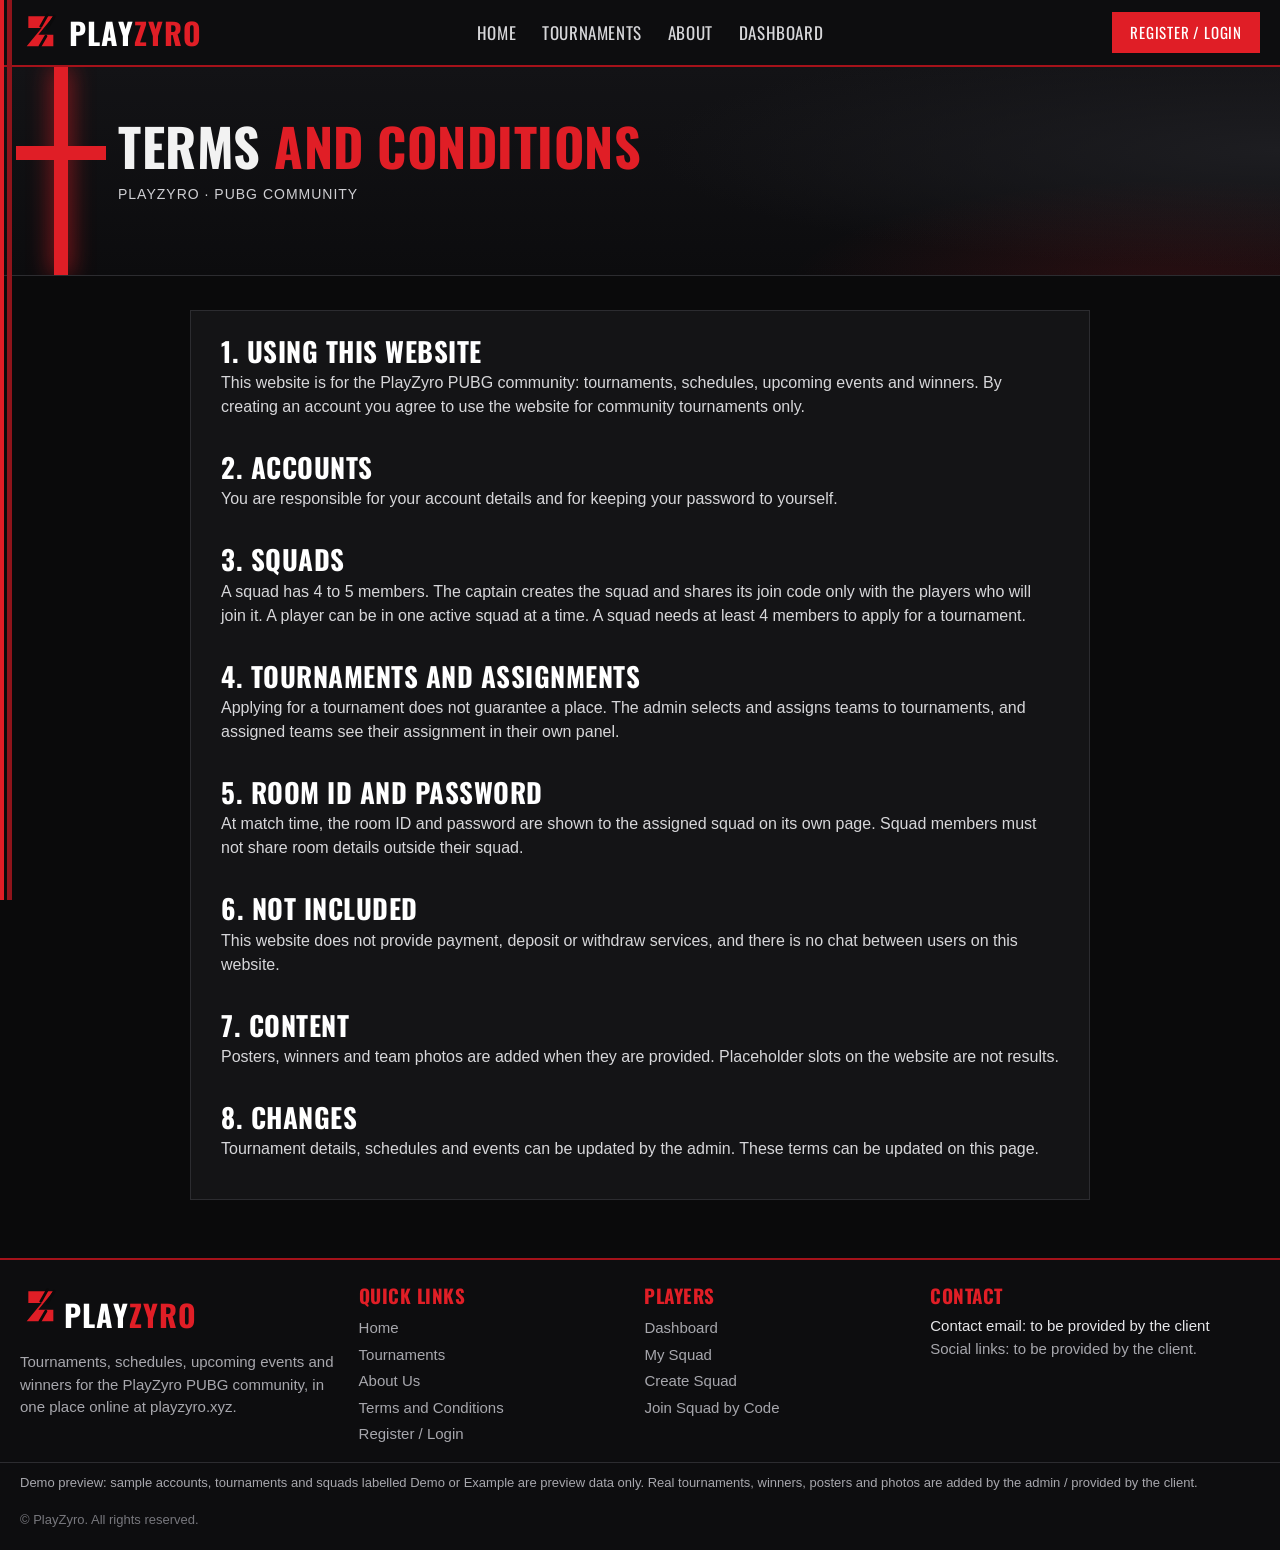
<file: terms.html>
<!DOCTYPE html>
<html lang="en">
<head>
<meta charset="UTF-8">
<meta name="viewport" content="width=device-width, initial-scale=1.0">
<title>Terms and Conditions | PlayZyro</title>
<link rel="icon" href="data:image/svg+xml,%3Csvg xmlns='http://www.w3.org/2000/svg' viewBox='0 0 48 48'%3E%3Cpath d='M10 4h30L22 26h18v14H8L26 18H10z' fill='%23e01e26'/%3E%3C/svg%3E">
<link rel="preconnect" href="https://fonts.googleapis.com">
<link rel="preconnect" href="https://fonts.gstatic.com" crossorigin>
<link href="https://fonts.googleapis.com/css2?family=Barlow+Condensed:wght@500;600;700&family=Oswald:wght@500;600;700&display=swap" rel="stylesheet">
<link rel="stylesheet" href="assets/css/style.css?v=2026-11-20o">
<script>window.PZ_VARIANT = 'v5';</script>
<script src="assets/js/app.js?v=2026-11-20o"></script>
</head>
<body class="has-edge">
<header class="site-header">
<div class="header-in">
<a class="logo" href="index.html" aria-label="PlayZyro home">
<svg viewBox="0 0 48 48" class="logo-mark" aria-hidden="true"><path d="M10 4h30L22 26h18v14H8L26 18H10z" fill="#e01e26"/><path d="M33 2L25 16M41 4L33 18M31 28l-7 12" stroke="#0a0a0b" stroke-width="3.4" stroke-linecap="round"/></svg>
<span class="logo-word">PLAY<span>ZYRO</span></span></a>
<button class="nav-toggle" type="button" aria-label="Open menu" onclick="document.body.classList.toggle('nav-open')">&#9776;</button>
<nav class="main-nav"><a href="index.html">Home</a><a href="tournaments.html">Tournaments</a><a href="about.html">About</a><a href="dashboard.html">Dashboard</a><a href="admin.html" data-admin-link>Admin</a></nav>
<div class="header-actions"><span class="user-chip" data-user-chip></span><a class="btn btn-red btn-sm" href="auth.html">Register / Login</a></div>
</div>
</header>
<div class="nav-backdrop" onclick="document.body.classList.remove('nav-open')" aria-hidden="true"></div>
<aside class="mobile-drawer" aria-label="Mobile navigation"><div class="drawer-head"><span>Menu</span><button class="drawer-close" type="button" aria-label="Close menu" onclick="document.body.classList.remove('nav-open')">&times;</button></div><nav class="drawer-nav" onclick="document.body.classList.remove('nav-open')"><a href="index.html">Home</a><a href="tournaments.html">Tournaments</a><a href="about.html">About</a><a href="dashboard.html">Dashboard</a><a href="admin.html" data-admin-link>Admin</a></nav><div class="drawer-auth"><a class="btn btn-outline btn-block" href="auth.html?mode=login">Log In</a><a class="btn btn-red btn-block" href="auth.html">Sign Up</a><span class="user-chip" data-user-chip></span></div></aside>

<section class="band"><div class="cross"></div><div class="band-in"><h1>Terms <span class="red">and Conditions</span></h1><p>PlayZyro &middot; PUBG Community</p></div></section>
<main class="wrap page-pad">
<div class="content-card">
<h2>1. Using this website</h2>
<p>This website is for the PlayZyro PUBG community: tournaments, schedules, upcoming events and winners. By creating an account you agree to use the website for community tournaments only.</p>
<h2>2. Accounts</h2>
<p>You are responsible for your account details and for keeping your password to yourself.</p>
<h2>3. Squads</h2>
<p>A squad has 4 to 5 members. The captain creates the squad and shares its join code only with the players who will join it. A player can be in one active squad at a time. A squad needs at least 4 members to apply for a tournament.</p>
<h2>4. Tournaments and assignments</h2>
<p>Applying for a tournament does not guarantee a place. The admin selects and assigns teams to tournaments, and assigned teams see their assignment in their own panel.</p>
<h2>5. Room ID and password</h2>
<p>At match time, the room ID and password are shown to the assigned squad on its own page. Squad members must not share room details outside their squad.</p>
<h2>6. Not included</h2>
<p>This website does not provide payment, deposit or withdraw services, and there is no chat between users on this website.</p>
<h2>7. Content</h2>
<p>Posters, winners and team photos are added when they are provided. Placeholder slots on the website are not results.</p>
<h2>8. Changes</h2>
<p>Tournament details, schedules and events can be updated by the admin. These terms can be updated on this page.</p>
</div>
</main>
<footer class="site-footer">
<div class="footer-in">
<div class="footer-col footer-brand"><a class="logo" href="index.html" aria-label="PlayZyro home">
<svg viewBox="0 0 48 48" class="logo-mark" aria-hidden="true"><path d="M10 4h30L22 26h18v14H8L26 18H10z" fill="#e01e26"/><path d="M33 2L25 16M41 4L33 18M31 28l-7 12" stroke="#0a0a0b" stroke-width="3.4" stroke-linecap="round"/></svg>
<span class="logo-word">PLAY<span>ZYRO</span></span></a>
<p>Tournaments, schedules, upcoming events and winners for the PlayZyro PUBG community, in one place online at playzyro.xyz.</p></div>
<div class="footer-col"><h4>Quick Links</h4><a href="index.html">Home</a><a href="tournaments.html">Tournaments</a><a href="about.html">About Us</a><a href="terms.html">Terms and Conditions</a><a href="auth.html">Register / Login</a></div>
<div class="footer-col"><h4>Players</h4><a href="dashboard.html">Dashboard</a><a href="squad.html">My Squad</a><a href="squad-create.html">Create Squad</a><a href="squad-join.html">Join Squad by Code</a></div>
<div class="footer-col"><h4>Contact</h4><p class="contact-line">Contact email: to be provided by the client</p><p>Social links: to be provided by the client.</p></div>
</div>
<p class="demo-notice">Demo preview: sample accounts, tournaments and squads labelled Demo or Example are preview data only. Real tournaments, winners, posters and photos are added by the admin / provided by the client.</p>
<p class="copyright">&copy; PlayZyro. All rights reserved.</p>
</footer>
<script>
(function(){var u=PZ.session();document.querySelectorAll('[data-admin-link]').forEach(function(a){if(!u||u.role!=='admin'){a.style.display='none';}});})();
</script>
</body>
</html>
</file>
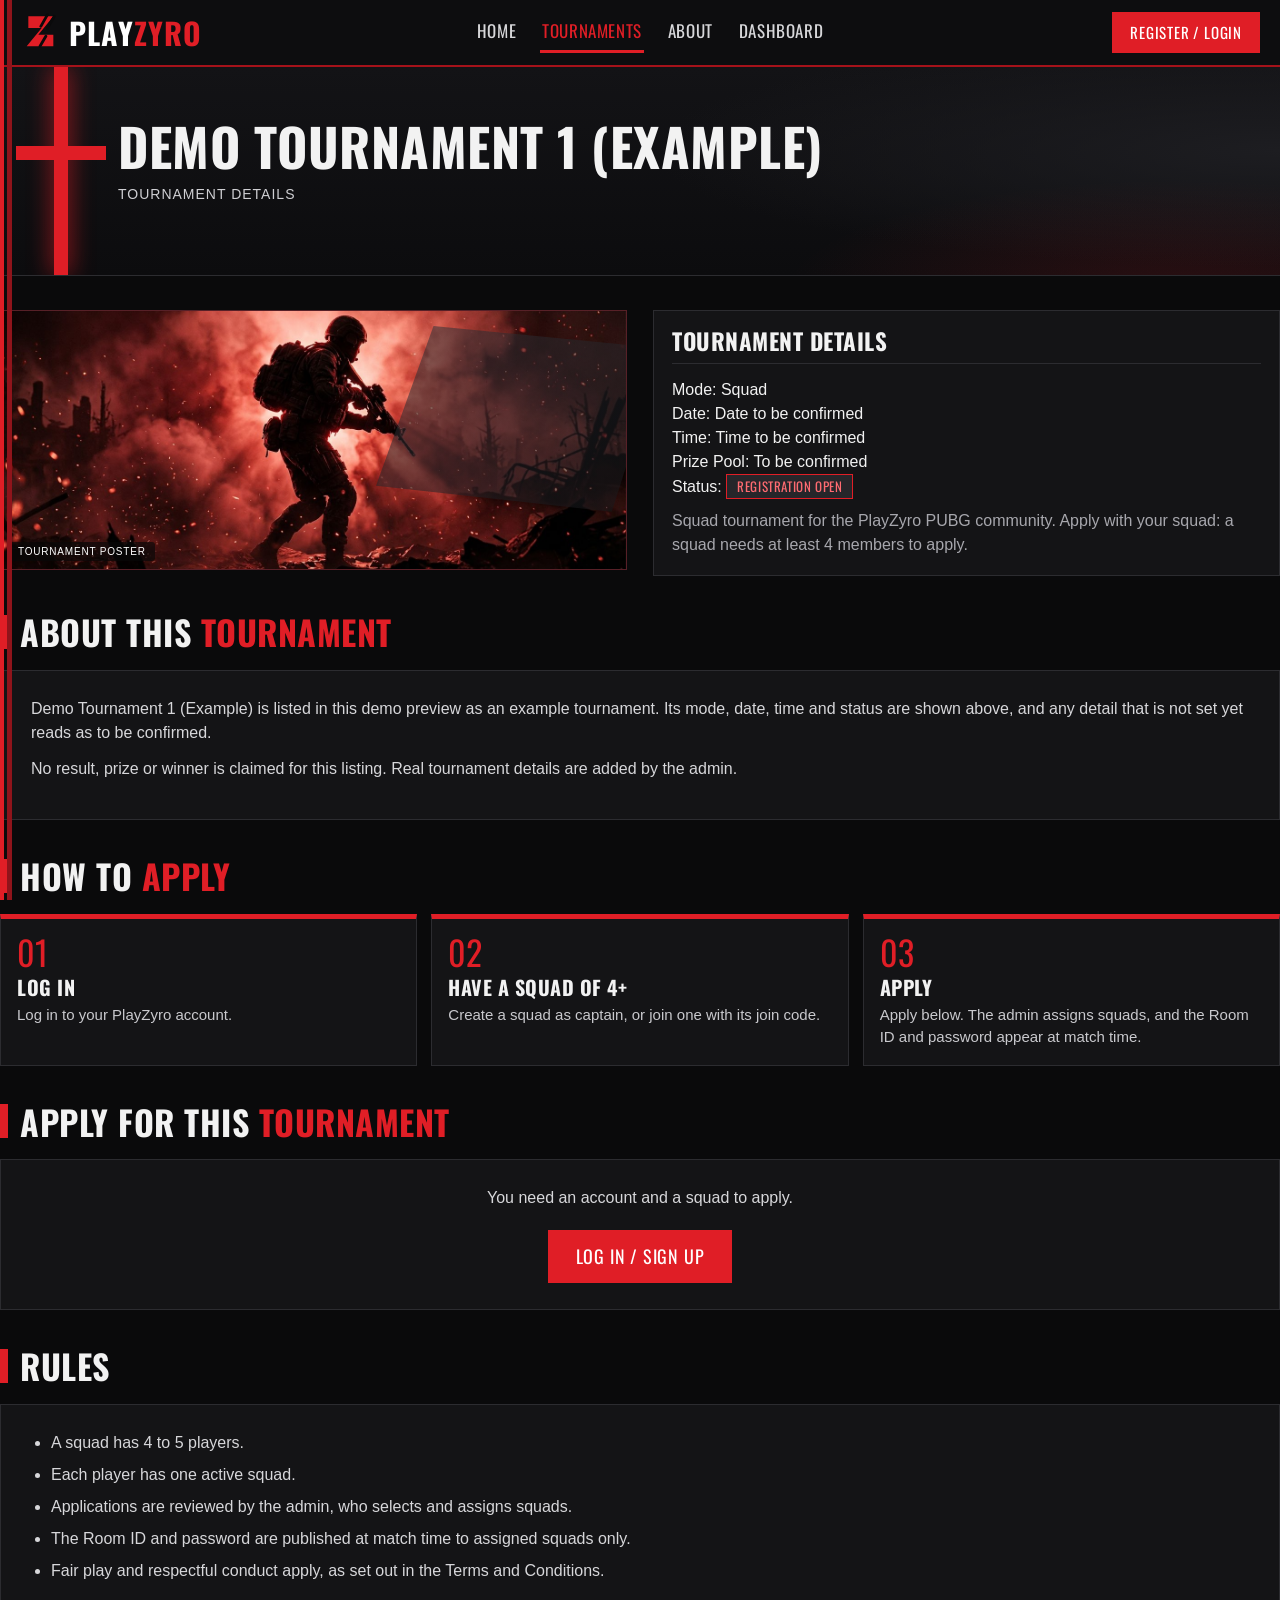
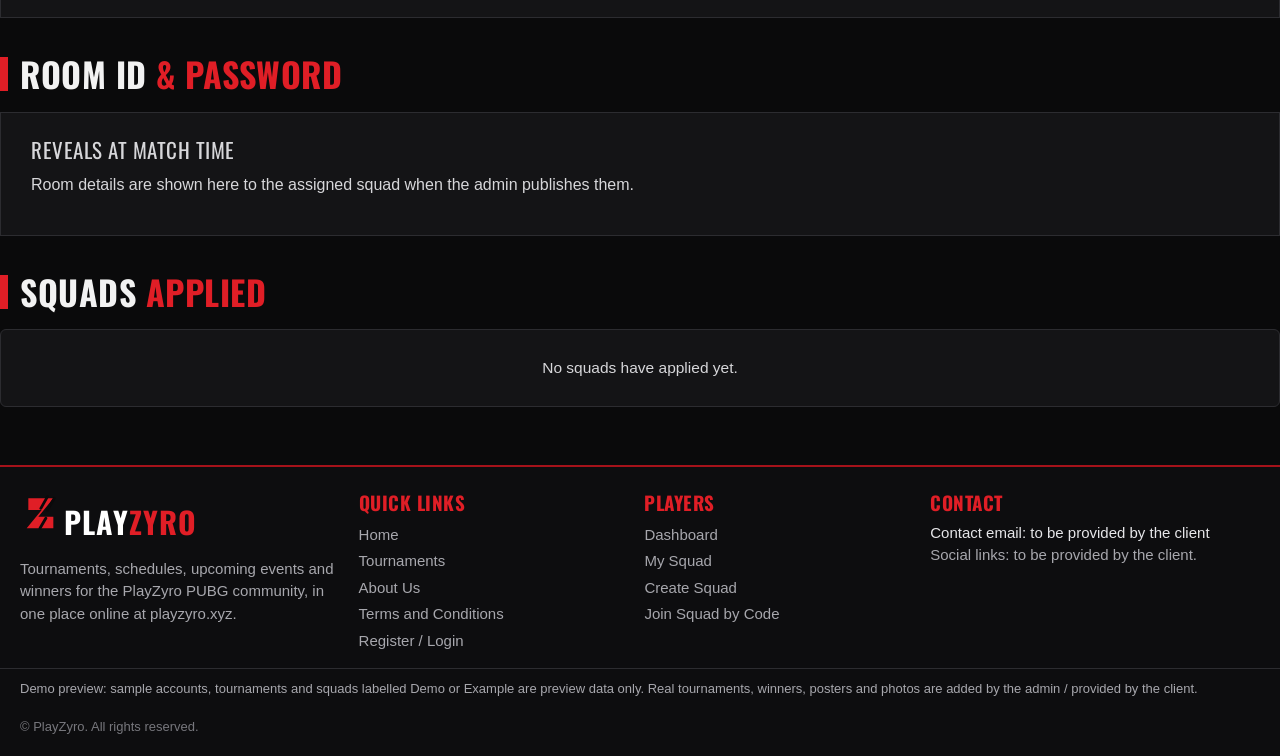
<file: tournament.html>
<!DOCTYPE html>
<html lang="en">
<head>
<meta charset="UTF-8">
<meta name="viewport" content="width=device-width, initial-scale=1.0">
<title>Tournament Details | PlayZyro</title>
<link rel="icon" href="data:image/svg+xml,%3Csvg xmlns='http://www.w3.org/2000/svg' viewBox='0 0 48 48'%3E%3Cpath d='M10 4h30L22 26h18v14H8L26 18H10z' fill='%23e01e26'/%3E%3C/svg%3E">
<link rel="preconnect" href="https://fonts.googleapis.com">
<link rel="preconnect" href="https://fonts.gstatic.com" crossorigin>
<link href="https://fonts.googleapis.com/css2?family=Barlow+Condensed:wght@500;600;700&family=Oswald:wght@500;600;700&display=swap" rel="stylesheet">
<link rel="stylesheet" href="assets/css/style.css?v=2026-11-20o">
<script>window.PZ_VARIANT = 'v5';</script>
<script src="assets/js/app.js?v=2026-11-20o"></script>
</head>
<body class="has-edge">
<header class="site-header">
<div class="header-in">
<a class="logo" href="index.html" aria-label="PlayZyro home">
<svg viewBox="0 0 48 48" class="logo-mark" aria-hidden="true"><path d="M10 4h30L22 26h18v14H8L26 18H10z" fill="#e01e26"/><path d="M33 2L25 16M41 4L33 18M31 28l-7 12" stroke="#0a0a0b" stroke-width="3.4" stroke-linecap="round"/></svg>
<span class="logo-word">PLAY<span>ZYRO</span></span></a>
<button class="nav-toggle" type="button" aria-label="Open menu" onclick="document.body.classList.toggle('nav-open')">&#9776;</button>
<nav class="main-nav"><a href="index.html">Home</a><a href="tournaments.html" class="active">Tournaments</a><a href="about.html">About</a><a href="dashboard.html">Dashboard</a><a href="admin.html" data-admin-link>Admin</a></nav>
<div class="header-actions"><span class="user-chip" data-user-chip></span><a class="btn btn-red btn-sm" href="auth.html">Register / Login</a></div>
</div>
</header>
<div class="nav-backdrop" onclick="document.body.classList.remove('nav-open')" aria-hidden="true"></div>
<aside class="mobile-drawer" aria-label="Mobile navigation"><div class="drawer-head"><span>Menu</span><button class="drawer-close" type="button" aria-label="Close menu" onclick="document.body.classList.remove('nav-open')">&times;</button></div><nav class="drawer-nav" onclick="document.body.classList.remove('nav-open')"><a href="index.html">Home</a><a href="tournaments.html" class="active">Tournaments</a><a href="about.html">About</a><a href="dashboard.html">Dashboard</a><a href="admin.html" data-admin-link>Admin</a></nav><div class="drawer-auth"><a class="btn btn-outline btn-block" href="auth.html?mode=login">Log In</a><a class="btn btn-red btn-block" href="auth.html">Sign Up</a><span class="user-chip" data-user-chip></span></div></aside>

<div id="t-band"></div>
<main class="wrap page-pad">
<div id="t-main"></div>
</main>
<script>
(function(){
  var E=PZ.esc;
  var id=PZ.qs('id')||'t1';
  var t=PZ.db.tournaments.find(function(x){return x.id===id;});
  var box=document.getElementById('t-main');
  if(!t){box.innerHTML='<p class="empty">Tournament not found. <a href="tournaments.html" style="text-decoration:underline">Back to tournaments</a>.</p>';return;}
  var user=PZ.session();
  var squad=user?PZ.mySquad(user.id):null;
  var applied=squad&&PZ.db.applications.some(function(a){return a.squadId===squad.id&&a.tournamentId===t.id;});
  var assigned=squad&&PZ.isAssigned(squad.id,t.id);
  var room=user?PZ.roomFor(user,t.id):null;
  var html=''
    +'<div class="split2"><div class="ph poster-art has-art" style="min-height:260px"><img class="pz-art" src="assets/img/art-poster-a.jpg" alt=""><span>Tournament Poster</span></div>'
    +'<section class="dash-card"><h3>Tournament Details</h3>'
    +'<p>Mode: '+E(t.mode)+'</p><p>Date: '+E(t.dateText)+'</p><p>Time: '+E(t.timeText||'Time to be confirmed')+'</p><p>Prize Pool: To be confirmed</p>'
    +'<p>Status: <span class="chip">'+E(t.status)+'</span></p>'
    +'<p class="muted" style="margin-top:10px">Squad tournament for the PlayZyro PUBG community. Apply with your squad: a squad needs at least 4 members to apply.</p></section></div>'
    +'<div class="sec-head"><h2>About This <span>Tournament</span></h2></div><div class="content-card" style="max-width:none"><p>'+E(t.name)+' is listed in this demo preview as an example tournament. Its mode, date, time and status are shown above, and any detail that is not set yet reads as to be confirmed.</p><p>No result, prize or winner is claimed for this listing. Real tournament details are added by the admin.</p></div>'
    +'<div class="sec-head"><h2>How to <span>Apply</span></h2></div><div class="steps-grid steps-3"><div class="step-card"><p class="num">01</p><h3>Log in</h3><p>Log in to your PlayZyro account.</p></div><div class="step-card"><p class="num">02</p><h3>Have a squad of 4+</h3><p>Create a squad as captain, or join one with its join code.</p></div><div class="step-card"><p class="num">03</p><h3>Apply</h3><p>Apply below. The admin assigns squads, and the Room ID and password appear at match time.</p></div></div>'
    +'<div class="sec-head"><h2>Apply for this <span>Tournament</span></h2></div><div class="content-card apply-card" style="max-width:none">';
  if(!user){
    html+='<p>You need an account and a squad to apply.</p><a class="btn btn-red" href="auth.html?next='+encodeURIComponent('tournament.html?id='+t.id)+'">Log In / Sign Up</a>';
  } else if(!squad){
    html+='<p>You are not in a squad yet.</p><div style="display:flex;gap:10px;flex-wrap:wrap"><a class="btn btn-red btn-sm" href="squad-create.html">Create Squad</a><a class="btn btn-outline btn-sm" href="squad-join.html">Join Squad by Code</a></div>';
  } else if(assigned){
    html+='<p>Your squad <b>'+E(squad.name)+'</b> is assigned to this tournament.</p>';
  } else if(applied){
    html+='<p>Your squad <b>'+E(squad.name)+'</b> has applied for this tournament. Application status: Pending. The admin selects and assigns teams.</p>';
  } else {
    html+='<p>Applying as squad <b>'+E(squad.name)+'</b> ('+squad.memberIds.length+' of 5 members).</p><div class="form-msg" id="ap-msg"></div><button class="btn btn-red" type="button" id="apply-btn">Apply with My Squad</button>';
  }
  html+='</div>';
  html+='<div class="sec-head"><h2>Rules</h2></div><div class="content-card" style="max-width:none"><ul class="rules-list"><li>A squad has 4 to 5 players.</li><li>Each player has one active squad.</li><li>Applications are reviewed by the admin, who selects and assigns squads.</li><li>The Room ID and password are published at match time to assigned squads only.</li><li>Fair play and respectful conduct apply, as set out in the Terms and Conditions.</li></ul></div>';
  html+='<div class="sec-head"><h2>Room ID <span>&amp; Password</span></h2></div><div class="content-card" style="max-width:none">';
  if(room){
    html+='<div class="room-box"><p>Room ID:</p><p class="rv">'+E(room.roomId)+'</p><p style="margin-top:8px">Password:</p><p class="rv">'+E(room.password)+'</p></div>';
  } else {
    html+='<p class="cond" style="font-size:21px">Reveals at match time</p><p class="muted">Room details are shown here to the assigned squad when the admin publishes them.</p>';
  }
  html+='</div>';
  var appliedSquads=PZ.appliedSquadIds(t.id).map(function(sid){var s=PZ.db.squads.find(function(x){return x.id===sid;});return s?s.name:null;}).filter(Boolean);
  html+='<div class="sec-head"><h2>Squads <span>Applied</span></h2></div>';
  html+=appliedSquads.length?'<div class="sched-list">'+appliedSquads.map(function(n){return '<div class="sched-row"><span>'+E(n)+'</span></div>';}).join('')+'</div>':'<p class="empty">No squads have applied yet.</p>';
  document.getElementById('t-band').innerHTML='<section class="band"><div class="cross"></div><div class="band-in"><h1>'+E(t.name)+'</h1><p>Tournament Details</p></div></section>';
  box.innerHTML=html;
  var btn=document.getElementById('apply-btn');
  if(btn){btn.addEventListener('click',function(){
    var r=PZ.apply(squad,t.id);
    var m=document.getElementById('ap-msg');
    if(r.error){m.textContent=r.error;m.style.display='block';m.className='form-msg';return;}
    PZ.toast('Application sent for '+t.name+'.');
    location.reload();
  });}
})();
</script>
<footer class="site-footer">
<div class="footer-in">
<div class="footer-col footer-brand"><a class="logo" href="index.html" aria-label="PlayZyro home">
<svg viewBox="0 0 48 48" class="logo-mark" aria-hidden="true"><path d="M10 4h30L22 26h18v14H8L26 18H10z" fill="#e01e26"/><path d="M33 2L25 16M41 4L33 18M31 28l-7 12" stroke="#0a0a0b" stroke-width="3.4" stroke-linecap="round"/></svg>
<span class="logo-word">PLAY<span>ZYRO</span></span></a>
<p>Tournaments, schedules, upcoming events and winners for the PlayZyro PUBG community, in one place online at playzyro.xyz.</p></div>
<div class="footer-col"><h4>Quick Links</h4><a href="index.html">Home</a><a href="tournaments.html">Tournaments</a><a href="about.html">About Us</a><a href="terms.html">Terms and Conditions</a><a href="auth.html">Register / Login</a></div>
<div class="footer-col"><h4>Players</h4><a href="dashboard.html">Dashboard</a><a href="squad.html">My Squad</a><a href="squad-create.html">Create Squad</a><a href="squad-join.html">Join Squad by Code</a></div>
<div class="footer-col"><h4>Contact</h4><p class="contact-line">Contact email: to be provided by the client</p><p>Social links: to be provided by the client.</p></div>
</div>
<p class="demo-notice">Demo preview: sample accounts, tournaments and squads labelled Demo or Example are preview data only. Real tournaments, winners, posters and photos are added by the admin / provided by the client.</p>
<p class="copyright">&copy; PlayZyro. All rights reserved.</p>
</footer>
<script>
(function(){var u=PZ.session();document.querySelectorAll('[data-admin-link]').forEach(function(a){if(!u||u.role!=='admin'){a.style.display='none';}});})();
</script>
</body>
</html>
</file>
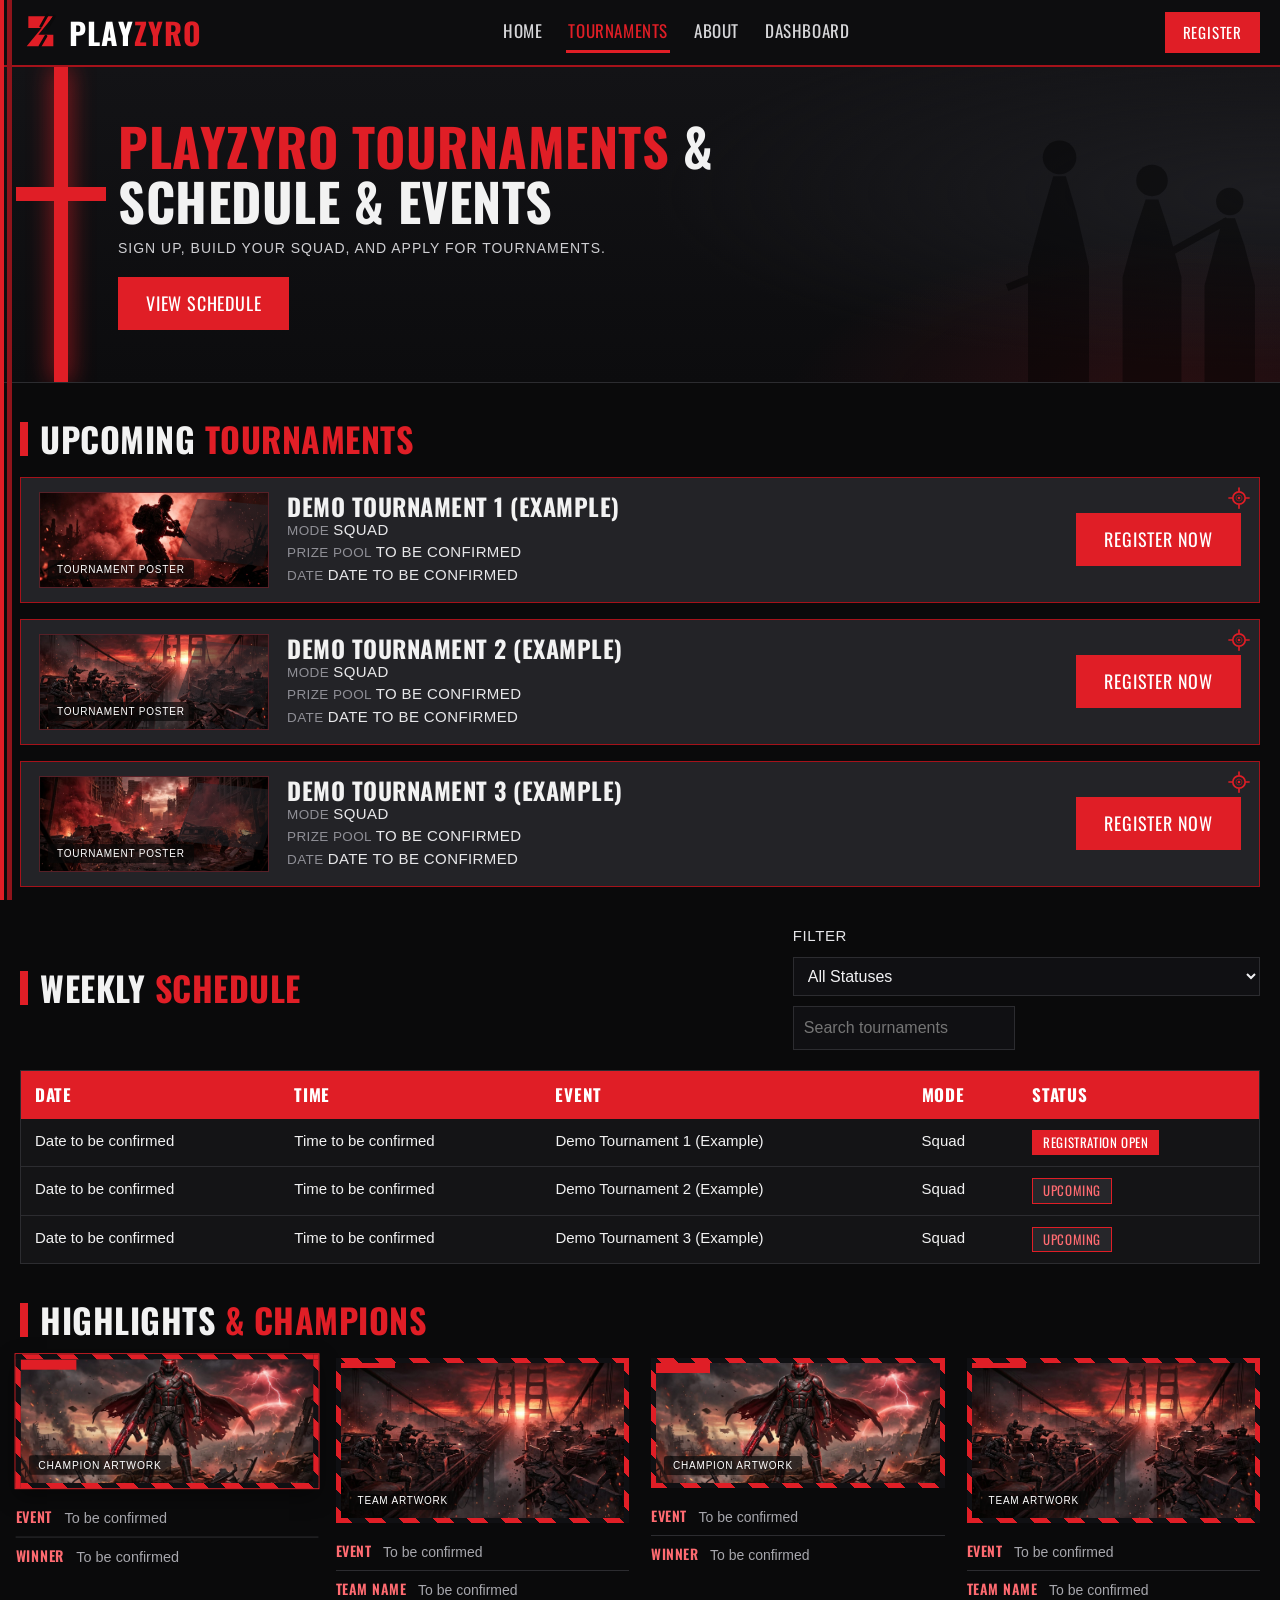
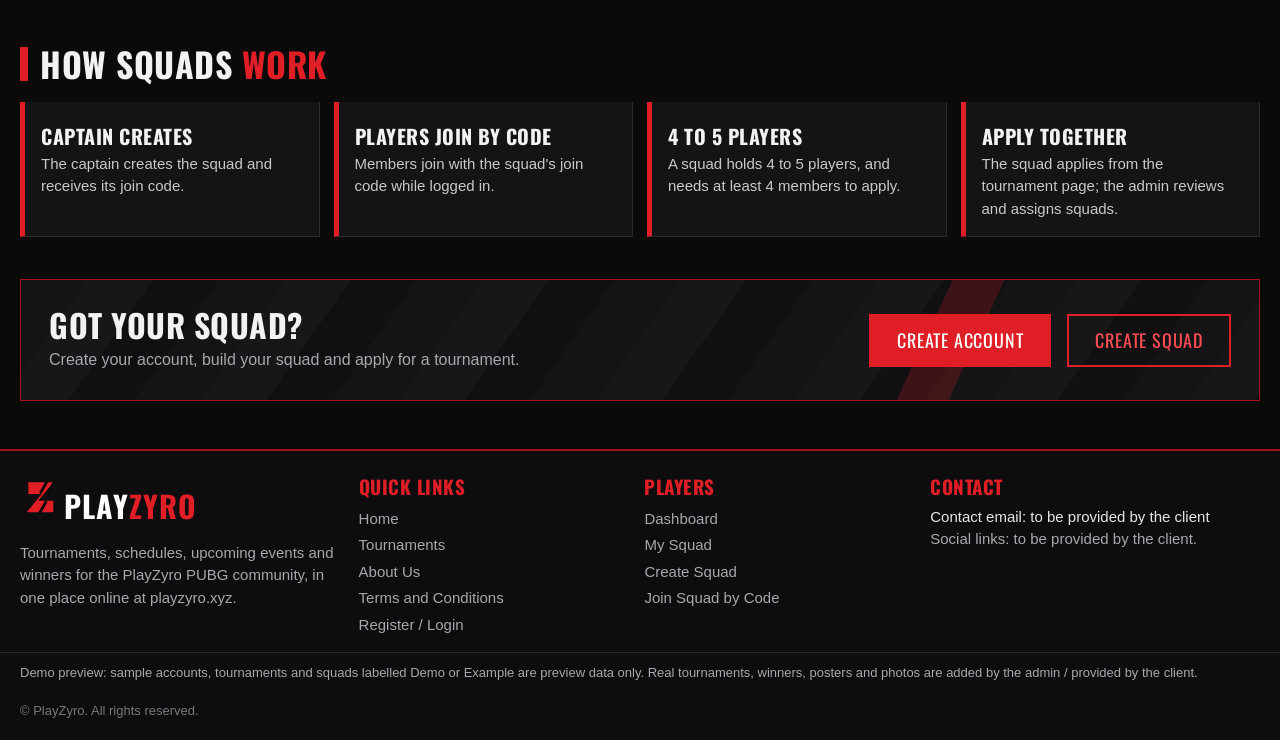
<file: tournaments.html>
<!DOCTYPE html>
<html lang="en">
<head>
<meta charset="UTF-8">
<meta name="viewport" content="width=device-width, initial-scale=1.0">
<title>Tournaments and Schedule | PlayZyro</title>
<link rel="icon" href="data:image/svg+xml,%3Csvg xmlns='http://www.w3.org/2000/svg' viewBox='0 0 48 48'%3E%3Cpath d='M10 4h30L22 26h18v14H8L26 18H10z' fill='%23e01e26'/%3E%3C/svg%3E">
<link rel="preconnect" href="https://fonts.googleapis.com">
<link rel="preconnect" href="https://fonts.gstatic.com" crossorigin>
<link href="https://fonts.googleapis.com/css2?family=Barlow+Condensed:wght@500;600;700&family=Oswald:wght@500;600;700&display=swap" rel="stylesheet">
<link rel="stylesheet" href="assets/css/style.css?v=2026-11-20o">
<script>window.PZ_VARIANT = 'v5';</script>
<script src="assets/js/app.js?v=2026-11-20o"></script>
</head>
<body class="has-edge">
<header class="site-header">
<div class="header-in">
<a class="logo" href="index.html" aria-label="PlayZyro home">
<svg viewBox="0 0 48 48" class="logo-mark" aria-hidden="true"><path d="M10 4h30L22 26h18v14H8L26 18H10z" fill="#e01e26"/><path d="M33 2L25 16M41 4L33 18M31 28l-7 12" stroke="#0a0a0b" stroke-width="3.4" stroke-linecap="round"/></svg>
<span class="logo-word">PLAY<span>ZYRO</span></span></a>
<button class="nav-toggle" type="button" aria-label="Open menu" onclick="document.body.classList.toggle('nav-open')">&#9776;</button>
<nav class="main-nav"><a href="index.html">Home</a><a href="tournaments.html" class="active">Tournaments</a><a href="about.html">About</a><a href="dashboard.html">Dashboard</a><a href="admin.html" data-admin-link>Admin</a></nav>
<div class="header-actions"><span class="user-chip" data-user-chip></span><a class="btn btn-red btn-sm" href="auth.html">Register</a></div>
</div>
</header>
<div class="nav-backdrop" onclick="document.body.classList.remove('nav-open')" aria-hidden="true"></div>
<aside class="mobile-drawer" aria-label="Mobile navigation"><div class="drawer-head"><span>Menu</span><button class="drawer-close" type="button" aria-label="Close menu" onclick="document.body.classList.remove('nav-open')">&times;</button></div><nav class="drawer-nav" onclick="document.body.classList.remove('nav-open')"><a href="index.html">Home</a><a href="tournaments.html" class="active">Tournaments</a><a href="about.html">About</a><a href="dashboard.html">Dashboard</a><a href="admin.html" data-admin-link>Admin</a></nav><div class="drawer-auth"><a class="btn btn-outline btn-block" href="auth.html?mode=login">Log In</a><a class="btn btn-red btn-block" href="auth.html">Sign Up</a><span class="user-chip" data-user-chip></span></div></aside>

<section class="band">
<div class="cross"></div>
<svg class="band-sil" viewBox="0 0 300 300" preserveAspectRatio="xMidYMax meet" aria-hidden="true"><g fill="#000"><path d="M60 300V190l14-52 10-34h12l10 34 12 52v110z"/><circle cx="90" cy="86" r="16"/><path d="M150 300V200l12-44 10-30h12l10 30 12 44v100z"/><circle cx="178" cy="108" r="15"/><path d="M228 300v-92l10-38 8-26h11l9 26 10 38v92z"/><circle cx="252" cy="128" r="13"/><path d="M40 210l60-24M196 176l54-30" stroke="#000" stroke-width="7"/></g></svg>
<div class="band-in">
<h1><span class="red">PlayZyro Tournaments</span> &amp;<br>Schedule &amp; Events</h1>
<p>Sign up, build your squad, and apply for tournaments.</p>
<a class="btn btn-red" href="#schedule">View Schedule</a>
</div>
</section>
<main class="wrap">
<div class="sec-head"><h2>Upcoming <span>Tournaments</span></h2></div>
<div id="tourn-rows"></div>
<noscript><p class="muted">Tournament list loads from the site data. Enable JavaScript to view and apply.</p></noscript>
<div class="sec-head" id="schedule"><h2>Weekly <span>Schedule</span></h2><div class="sched-tools"><label class="fl" for="sched-filter" style="margin:0">Filter</label><select id="sched-filter"></select><input type="search" id="sched-search" placeholder="Search tournaments" aria-label="Search schedule"></div></div>
<div class="table-wrap public-table-wrap"><table class="stack-table">
<thead><tr><th>Date</th><th>Time</th><th>Event</th><th>Mode</th><th>Status</th></tr></thead>
<tbody id="sched-body"></tbody>
</table></div>
<div class="sec-head"><h2>Highlights <span>&amp; Champions</span></h2></div>
<div class="cards3" id="champ-grid">
<div><div class="ph photo-frame has-art"><img class="pz-art" src="assets/img/art-champion.jpg" alt=""><span>Champion Artwork</span></div><div class="fact-lines"><div class="fact-line"><b>Event</b><span>To be confirmed</span></div><div class="fact-line"><b>Winner</b><span>To be confirmed</span></div></div></div>
<div><div class="ph team-photo has-art"><img class="pz-art" src="assets/img/art-poster-b.jpg" alt=""><span>Team Artwork</span></div><div class="fact-lines"><div class="fact-line"><b>Event</b><span>To be confirmed</span></div><div class="fact-line"><b>Team name</b><span>To be confirmed</span></div></div></div>
<div><div class="ph photo-frame has-art"><img class="pz-art" src="assets/img/art-champion.jpg" alt=""><span>Champion Artwork</span></div><div class="fact-lines"><div class="fact-line"><b>Event</b><span>To be confirmed</span></div><div class="fact-line"><b>Winner</b><span>To be confirmed</span></div></div></div>
<div><div class="ph team-photo has-art"><img class="pz-art" src="assets/img/art-poster-b.jpg" alt=""><span>Team Artwork</span></div><div class="fact-lines"><div class="fact-line"><b>Event</b><span>To be confirmed</span></div><div class="fact-line"><b>Team name</b><span>To be confirmed</span></div></div></div>
</div>

<div class="sec-head"><h2>How Squads <span>Work</span></h2></div>
<div class="squad-strip">
<div class="step-card"><h3>Captain creates</h3><p>The captain creates the squad and receives its join code.</p></div>
<div class="step-card"><h3>Players join by code</h3><p>Members join with the squad's join code while logged in.</p></div>
<div class="step-card"><h3>4 to 5 players</h3><p>A squad holds 4 to 5 players, and needs at least 4 members to apply.</p></div>
<div class="step-card"><h3>Apply together</h3><p>The squad applies from the tournament page; the admin reviews and assigns squads.</p></div>
</div>
<section class="cta-band"><div><h2>Got your squad?</h2><p>Create your account, build your squad and apply for a tournament.</p></div><div class="hero-btns"><a class="btn btn-red" href="auth.html">Create Account</a><a class="btn btn-outline" href="squad-create.html">Create Squad</a></div></section>
</main>
<script>
(function(){
  var E=PZ.esc;
  document.getElementById('tourn-rows').innerHTML=PZ.db.tournaments.map(function(t,i){
    return '<article class="t-row"><svg class="pz-corner" aria-hidden="true"><use href="assets/img/pz-icons.svg#pz-crosshair"/></svg><div class="ph poster-art has-art"><img class="pz-art" src="'+PZ.posterFor(i)+'" alt=""><span>Tournament Poster</span></div><div class="grow"><h3>'+E(t.name)+'</h3><p>Mode <span class="mv">'+E(t.mode)+'</span></p><p>Prize Pool <span class="mv">To be confirmed</span></p><p>Date <span class="mv">'+E(t.dateText)+'</span></p></div><a class="btn btn-red" href="tournament.html?id='+E(t.id)+'">Register Now</a></article>';
  }).join('') || '<p class="empty">No tournaments yet. Tournaments added by the admin will appear here.</p>';
  var sf=document.getElementById('sched-filter'), ss=document.getElementById('sched-search');
  var statuses=[]; PZ.db.tournaments.forEach(function(t){ if(statuses.indexOf(t.status)<0){statuses.push(t.status);} });
  sf.innerHTML='<option value="">All Statuses</option>'+statuses.map(function(s){return '<option>'+E(s)+'</option>';}).join('');
  function renderSched(){
    var f=sf.value, q=(ss.value||'').toLowerCase();
    var rows=PZ.db.tournaments.filter(function(t){ return (!f||t.status===f) && (!q||t.name.toLowerCase().indexOf(q)>=0); });
    document.getElementById('sched-body').innerHTML=rows.map(function(t){
      return '<tr><td data-label="Date">'+E(t.dateText)+'</td><td data-label="Time">'+E(t.timeText||'Time to be confirmed')+'</td><td data-label="Event">'+E(t.name)+'</td><td data-label="Mode">'+E(t.mode)+'</td><td data-label="Status"><span class="chip'+(t.status==='Registration Open'?' fill':'')+'">'+E(t.status)+'</span></td></tr>';
    }).join('') || '<tr><td data-label="Schedule" colspan="5">No schedule rows match the current filter.</td></tr>';
  }
  sf.addEventListener('change',renderSched); ss.addEventListener('input',renderSched); renderSched();
})();
</script>
<footer class="site-footer">
<div class="footer-in">
<div class="footer-col footer-brand"><a class="logo" href="index.html" aria-label="PlayZyro home">
<svg viewBox="0 0 48 48" class="logo-mark" aria-hidden="true"><path d="M10 4h30L22 26h18v14H8L26 18H10z" fill="#e01e26"/><path d="M33 2L25 16M41 4L33 18M31 28l-7 12" stroke="#0a0a0b" stroke-width="3.4" stroke-linecap="round"/></svg>
<span class="logo-word">PLAY<span>ZYRO</span></span></a>
<p>Tournaments, schedules, upcoming events and winners for the PlayZyro PUBG community, in one place online at playzyro.xyz.</p></div>
<div class="footer-col"><h4>Quick Links</h4><a href="index.html">Home</a><a href="tournaments.html">Tournaments</a><a href="about.html">About Us</a><a href="terms.html">Terms and Conditions</a><a href="auth.html">Register / Login</a></div>
<div class="footer-col"><h4>Players</h4><a href="dashboard.html">Dashboard</a><a href="squad.html">My Squad</a><a href="squad-create.html">Create Squad</a><a href="squad-join.html">Join Squad by Code</a></div>
<div class="footer-col"><h4>Contact</h4><p class="contact-line">Contact email: to be provided by the client</p><p>Social links: to be provided by the client.</p></div>
</div>
<p class="demo-notice">Demo preview: sample accounts, tournaments and squads labelled Demo or Example are preview data only. Real tournaments, winners, posters and photos are added by the admin / provided by the client.</p>
<p class="copyright">&copy; PlayZyro. All rights reserved.</p>
</footer>
<script>
(function(){var u=PZ.session();document.querySelectorAll('[data-admin-link]').forEach(function(a){if(!u||u.role!=='admin'){a.style.display='none';}});})();
</script>
</body>
</html>
</file>
<file: assets/css/style.css>
*{box-sizing:border-box;margin:0;padding:0}
:root{--head:"Oswald","Barlow Condensed","Roboto Condensed","Arial Narrow","Liberation Sans Narrow",Impact,sans-serif;--bg:#0a0a0b;--panel:#141416;--panel2:#1b1b1e;--line:#2c2c30;--red:#e01e26;--red-dark:#a5121a;--text:#f2f2f2;--muted:#a7a7ad;--green:#3fae5a}
html{scroll-behavior:smooth}
body{background:var(--bg);color:var(--text);font-family:Arial,Helvetica,sans-serif;font-size:16px;line-height:1.5}
body.has-edge{border-left:14px solid transparent;background-image:linear-gradient(var(--bg),var(--bg)),linear-gradient(var(--red),var(--red));background-origin:padding-box,border-box}
h1,h2,h3,h4,.cond{font-family:var(--head);font-stretch:condensed;text-transform:uppercase;letter-spacing:.5px;line-height:1.05}
a{color:var(--text);text-decoration:none}
img{max-width:100%}
.wrap{max-width:1280px;margin:0 auto;padding:0 20px}
/* header */
.site-header{background:#0d0d0f;border-bottom:2px solid var(--red-dark);position:relative;z-index:20}
.header-in{max-width:1280px;margin:0 auto;padding:10px 20px;display:flex;align-items:center;gap:26px}
.logo{display:flex;align-items:center;gap:9px}
.logo-mark{width:40px;height:40px;flex:none}
.logo-word{font-family:var(--head);font-size:30px;font-weight:700;letter-spacing:1px;color:#fff;text-transform:uppercase}
.logo-word span{color:var(--red)}
.main-nav{display:flex;gap:22px;flex:1;justify-content:center}
.main-nav a{font-family:var(--head);text-transform:uppercase;font-size:17px;letter-spacing:.6px;color:#d7d7da;padding:6px 2px}
.main-nav a.active{color:var(--red);border-bottom:3px solid var(--red)}
.main-nav a:hover{color:var(--red)}
.header-actions{display:flex;align-items:center;gap:14px}
.user-chip{font-size:13px;color:var(--muted);white-space:nowrap}
.nav-toggle{display:none;background:none;border:1px solid var(--red);color:#fff;font-size:20px;padding:4px 12px;cursor:pointer}
/* buttons */
.btn{display:inline-block;font-family:var(--head);text-transform:uppercase;letter-spacing:.8px;font-size:18px;padding:11px 26px;border:2px solid transparent;cursor:pointer;text-align:center;background:#26262a;color:#fff}
.btn-red{background:var(--red);color:#fff}
.btn-red:hover{background:var(--red-dark)}
.btn-outline{border-color:var(--red);color:#ff4d54;background:transparent}
.btn-outline:hover{background:rgba(224,30,38,.14)}
.btn-sm{padding:7px 16px;font-size:15px}
.btn-block{display:block;width:100%}
.btn-grey{background:#333338}
/* section headings with red bar */
.sec-head{display:flex;align-items:center;gap:12px;margin:38px 0 20px}
.sec-head::before{content:"";width:8px;height:34px;background:var(--red);flex:none}
.sec-head h2{font-size:34px}
.sec-head h2 span{color:var(--red)}
/* hero */
.hero{position:relative;overflow:hidden;background:linear-gradient(115deg,transparent 0 61%,rgba(224,30,38,.30) 61% 65%,transparent 65%),linear-gradient(25deg,transparent 0 74%,rgba(255,255,255,.07) 74% 76%,transparent 76%),repeating-linear-gradient(125deg,#101013 0 54px,#17171a 54px 108px,#0c0c0e 108px 162px);border-bottom:1px solid var(--line)}
.hero-in{max-width:1280px;margin:0 auto;padding:64px 20px 70px;position:relative;z-index:2}
.hero h1{font-size:64px;max-width:700px}
.hero h1 .red{color:var(--red)}
.hero p{color:#cfcfd3;max-width:480px;margin:16px 0 26px;font-size:17px}
.hero-btns{display:flex;gap:16px;flex-wrap:wrap}
.embers{position:absolute;inset:0;z-index:1;pointer-events:none;background-image:repeating-linear-gradient(135deg,transparent 0 46px,rgba(224,30,38,.34) 46px 49px,transparent 49px 96px),repeating-linear-gradient(45deg,transparent 0 74px,rgba(255,255,255,.06) 74px 76px,transparent 76px 132px)}
.hero-sil{position:absolute;right:0;bottom:0;height:100%;opacity:.16;z-index:1}
/* artwork boxes */
.ph{position:relative;overflow:hidden;isolation:isolate;background:#101012;border:1px solid #3a3a40;color:#8f8f96;display:flex;align-items:center;justify-content:center;text-align:center;font-family:"Arial Narrow",Arial,sans-serif;text-transform:uppercase;letter-spacing:1px;padding:18px;min-height:130px;font-size:19px}
.ph-sm{min-height:64px;font-size:13px;padding:8px}
/* cards and rows */
.cards3{display:grid;grid-template-columns:repeat(3,1fr);gap:22px}
#champ-grid{grid-template-columns:repeat(4,1fr)}
.t-card{background:var(--panel);border:1px solid var(--line);padding:14px}
.t-card .ph{position:relative;overflow:hidden;isolation:isolate;min-height:150px;margin-bottom:14px}
.t-card h3{font-size:23px;margin-bottom:6px}
.chip{display:inline-block;background:#26262a;border:1px solid var(--red);color:#ff6b71;font-family:"Arial Narrow",Arial,sans-serif;text-transform:uppercase;font-size:13px;letter-spacing:.6px;padding:2px 10px}
.chip-grey{border-color:#4a4a50;color:#c9c9cd}
.t-card .btn{margin-top:14px}
.split2{display:grid;grid-template-columns:1fr 1fr;gap:26px;align-items:start}
.sched-list{background:var(--panel);border:1px solid var(--line)}
.sched-row{display:flex;justify-content:space-between;align-items:center;gap:14px;padding:13px 16px;border-bottom:1px solid var(--line)}
.sched-row:last-child{border-bottom:none}
.panel{background:var(--panel);border:1px solid var(--line);padding:20px}
.panel h3{font-size:24px;margin-bottom:14px}
.muted{color:var(--muted)}
.small{font-size:14px}
/* tables */
.table-wrap{overflow-x:auto;background:var(--panel);border:1px solid var(--line)}
table{width:100%;border-collapse:collapse;min-width:640px}
th{background:var(--red);color:#fff;font-family:"Arial Narrow",Arial,sans-serif;text-transform:uppercase;letter-spacing:.7px;font-size:17px;text-align:left;padding:11px 14px}
td{padding:11px 14px;border-bottom:1px solid var(--line);font-size:15px;vertical-align:top}
tr:last-child td{border-bottom:none}
/* tournament rows */
.t-row{display:flex;gap:18px;align-items:center;background:#232327;border:1px solid var(--red-dark);padding:14px 18px;margin-bottom:16px}
.t-row .ph{position:relative;overflow:hidden;isolation:isolate;min-height:96px;width:230px;flex:none}
.t-row .grow{flex:1}
.t-row h3{font-size:24px}
.t-row p{color:var(--muted);font-size:14px;text-transform:uppercase;letter-spacing:.4px}
/* page hero band */
.band{position:relative;background:linear-gradient(115deg,transparent 0 68%,rgba(224,30,38,.24) 68% 72%,transparent 72%),repeating-linear-gradient(125deg,#101013 0 58px,#151518 58px 116px,#0c0c0e 116px 174px);border-bottom:1px solid var(--line);overflow:hidden}
.band-in{max-width:1280px;margin:0 auto;padding:52px 20px 52px 118px;position:relative;z-index:2}
.band h1{font-size:52px}
.band h1 .red{color:var(--red)}
.band p{color:#cfcfd3;text-transform:uppercase;letter-spacing:1px;font-size:14px;margin:10px 0 18px}
.cross{position:absolute;left:36px;top:0;width:14px;height:100%;background:var(--red);box-shadow:0 0 24px rgba(224,30,38,.8);z-index:1}
.cross::after{content:"";position:absolute;left:-38px;top:38%;width:90px;height:14px;background:var(--red)}
/* auth */
.auth-grid{display:grid;grid-template-columns:1.25fr 1fr;gap:44px;align-items:start;padding:44px 0 60px}
.auth-left h1{font-size:74px;margin-bottom:26px}
.auth-left h1::before{content:"";display:inline-block;width:10px;height:58px;background:var(--red);margin-right:16px;vertical-align:-6px}
.auth-panel{background:#101013;border:1px solid var(--red-dark);box-shadow:0 0 34px rgba(224,30,38,.22);padding:26px}
.auth-panel h2{font-size:30px;text-align:center;margin-bottom:18px}
.tabs{display:grid;grid-template-columns:1fr 1fr;background:#26262a;margin-bottom:20px}
.tabs button{background:none;border:none;color:#c9c9cd;font-family:"Arial Narrow",Arial,sans-serif;text-transform:uppercase;font-size:17px;letter-spacing:.6px;padding:10px;cursor:pointer}
.tabs button.on{background:var(--red);color:#fff}
label.fl{display:block;font-family:"Arial Narrow",Arial,sans-serif;text-transform:uppercase;letter-spacing:.6px;font-size:15px;color:#d7d7da;margin:13px 0 6px}
input[type=text],input[type=email],input[type=password],select,textarea{width:100%;background:#0c0c0e;border:1px solid #4a2326;color:#fff;padding:11px 12px;font-size:15px;font-family:Arial,sans-serif}
input:focus,select:focus{outline:1px solid var(--red)}
.check{display:flex;gap:9px;align-items:flex-start;margin:14px 0;font-size:14px;color:var(--muted)}
.form-msg{display:none;background:#2a1113;border:1px solid var(--red);color:#ffb3b6;padding:10px 12px;font-size:14px;margin:14px 0}
.form-msg.ok{background:#12291a;border-color:var(--green);color:#b9e7c6}
.demo-box{margin-top:20px;border:1px dashed #4a4a50;padding:12px 14px;color:var(--muted);font-size:14px}
/* dashboard */
.dash-top{display:grid;grid-template-columns:1.35fr 1fr .62fr .8fr;gap:20px;align-items:stretch}
.dash-card{background:var(--panel);border:1px solid var(--line);padding:18px}
.dash-card h3{font-size:23px;border-bottom:1px solid var(--line);padding-bottom:10px;margin-bottom:14px}
.member-row{display:flex;align-items:center;gap:11px;padding:6px 0}
.avatar-ph{width:38px;height:38px;flex:none;background:#26262a;border:1px solid #4a4a50;color:#8f8f96;font-size:9px;display:flex;align-items:center;justify-content:center;text-align:center;text-transform:uppercase;letter-spacing:.4px}
.member-row .role{font-family:"Arial Narrow",Arial,sans-serif;text-transform:uppercase;font-size:16px;letter-spacing:.4px;white-space:nowrap}
.join-code{margin-top:14px;border-top:1px solid var(--line);padding-top:12px;font-family:"Arial Narrow",Arial,sans-serif;text-transform:uppercase;font-size:20px}
.join-code b{color:var(--red)}
.room-box{background:#232327;padding:14px;margin-bottom:12px}
.room-box .rv{font-size:22px;font-weight:700;letter-spacing:.5px}
.t-rows{margin-top:6px}
.my-row{display:flex;align-items:center;gap:16px;background:var(--panel);border:1px solid var(--line);padding:15px 18px;margin-bottom:12px}
.my-row .grow{flex:1;font-family:"Arial Narrow",Arial,sans-serif;text-transform:uppercase;font-size:20px;letter-spacing:.5px}
.my-row .cell{color:var(--muted);font-size:14px;text-transform:uppercase}
/* admin */
.admin-layout{display:grid;grid-template-columns:230px 1fr;gap:0;align-items:start}
.admin-side{background:#0d0d0f;border-right:1px solid var(--line);padding:22px 0;position:sticky;top:0}
.admin-side h2{font-size:24px;padding:0 20px 14px;border-bottom:1px solid var(--line)}
.admin-side a{display:block;padding:11px 20px;color:#d7d7da;border-left:4px solid var(--red);margin-top:6px;font-size:15px}
.admin-side a:hover{background:#17171a;color:#fff}
.admin-main{padding:26px 28px 50px;min-width:0}
.admin-grid{display:grid;grid-template-columns:1fr 1fr;gap:22px;align-items:start}
.count-strip{display:flex;gap:16px;flex-wrap:wrap;margin-bottom:22px}
.count-box{background:var(--panel);border:1px solid var(--line);border-left:6px solid var(--red);padding:12px 18px;font-family:"Arial Narrow",Arial,sans-serif;text-transform:uppercase;font-size:18px}
.count-box b{color:var(--red);font-size:24px;margin-left:8px}
.admin-sec{margin-bottom:28px}
.admin-sec>h3{font-size:26px;border-left:8px solid var(--red);padding-left:12px;margin-bottom:14px}
.mini-ph{display:inline-flex;background:#101012;border:1px solid #3a3a40;color:#8f8f96;font-size:10px;text-transform:uppercase;align-items:center;justify-content:center;text-align:center;padding:6px;width:86px;min-height:44px}
.form-grid{display:grid;grid-template-columns:1fr 1fr;gap:0 16px}
.form-grid .full{grid-column:1/-1}
/* content pages */
.content-card{background:var(--panel);border:1px solid var(--line);padding:30px;max-width:900px}
.content-card h2{font-size:27px;margin:24px 0 8px;color:#fff}
.content-card h2:first-child{margin-top:0}
.content-card p{color:#d7d7da;margin-bottom:12px}
.gap-box{border:2px dashed var(--red-dark);background:rgba(224,30,38,.06);padding:16px;color:#ffb3b6;margin-top:20px}
/* footer */
.site-footer{background:#0d0d0f;border-top:2px solid var(--red-dark);margin-top:60px}
.footer-in{max-width:1280px;margin:0 auto;padding:36px 20px 8px;display:grid;grid-template-columns:1.4fr 1fr 1fr 1fr;gap:28px}
.footer-col h4{font-size:19px;margin-bottom:12px;color:var(--red)}
.footer-col a{display:block;color:var(--muted);padding:3px 0;font-size:15px}
.footer-col a:hover{color:#fff}
.footer-col p{color:var(--muted);font-size:15px}
.footer-brand p{margin-top:12px}
.demo-notice{max-width:1280px;margin:14px auto 0;padding:12px 20px;color:var(--muted);font-size:13px;border-top:1px solid var(--line)}
.copyright{max-width:1280px;margin:0 auto;padding:10px 20px 26px;color:#77777d;font-size:13px}
#tourn-list .t-row{flex-wrap:wrap}
#tourn-list .t-row .grow{flex:1 1 230px}
.pz-toast{position:fixed;left:50%;bottom:26px;transform:translateX(-50%) translateY(20px);background:#1d1d20;border:1px solid var(--red);color:#fff;padding:12px 20px;font-size:15px;opacity:0;pointer-events:none;transition:opacity .25s,transform .25s;z-index:99;max-width:92vw;text-align:center}
.pz-toast.show{opacity:1;transform:translateX(-50%) translateY(0)}
.page-pad{padding:34px 0 10px}
.empty{border:1px dashed #4a4a50;padding:18px;color:var(--muted);text-align:center}
@media (max-width:1000px){.dash-top{grid-template-columns:1fr 1fr}.admin-grid{grid-template-columns:1fr}.auth-grid{grid-template-columns:1fr}.hero h1{font-size:46px}.auth-left h1{font-size:52px}}
@media (max-width:760px){
body.has-edge{border-left:6px solid var(--red)}
.main-nav{display:none;position:absolute;top:100%;left:0;right:0;background:#0d0d0f;flex-direction:column;padding:14px 20px;gap:6px;border-bottom:2px solid var(--red-dark)}
body.nav-open .main-nav{display:flex}
.nav-toggle{display:block;margin-left:auto}
.header-in{flex-wrap:wrap}
.header-actions{width:100%;justify-content:space-between}
.cards3,.split2,.footer-in,.dash-top,.form-grid{grid-template-columns:1fr}
#champ-grid{grid-template-columns:1fr}
.t-row{flex-direction:column;align-items:stretch}
.t-row .ph{position:relative;overflow:hidden;isolation:isolate;width:100%}
.admin-layout{grid-template-columns:1fr}
.admin-side{position:static;border-right:none;border-bottom:1px solid var(--line);display:flex;align-items:center;gap:4px;flex-wrap:nowrap;overflow-x:auto;padding:10px 12px}
.admin-side h2{border-bottom:none;padding:0 10px 0 0;font-size:20px;white-space:nowrap}
.admin-side a{display:inline-block;margin-top:0;white-space:nowrap;padding:8px 10px;border-left:none;border-bottom:3px solid var(--red)}
.admin-main{padding:20px 14px 40px}
.band h1{font-size:38px}
.cross{left:14px}.cross::after{left:-18px;width:50px}
.band-in{padding:40px 16px 40px 62px}
#tourn-list .t-row .grow{flex:0 1 auto}
.hero-in{padding:42px 16px 48px}
table{min-width:560px}
.my-row{flex-wrap:wrap}
.my-row .grow{min-width:170px}
}

/* ===== R2 (2026-11-20): drawer, artwork treatments, mobile tables, page depth ===== */
.sec-head h2,.band h1,.auth-left h1,.admin-side h2,.count-box,.chip,th{font-family:var(--head)}
/* mobile drawer (hidden on desktop) */
.nav-backdrop,.mobile-drawer{display:none}
@media (max-width:820px){
.site-header{position:relative;z-index:60}
.header-in{flex-wrap:nowrap;gap:12px;padding:8px 14px;min-height:58px}
.logo-word{font-size:25px}
.logo-mark{width:34px;height:34px}
.main-nav{display:none !important}
.header-actions{display:none !important}
.nav-toggle{display:block;margin-left:auto;flex:none}
.nav-backdrop{display:block;position:fixed;inset:0;background:rgba(0,0,0,.64);opacity:0;pointer-events:none;transition:opacity .32s ease;z-index:70}
.mobile-drawer{display:flex;flex-direction:column;position:fixed;top:0;right:0;height:100dvh;width:min(84vw,330px);background:#0d0d0f;border-left:2px solid var(--red-dark);z-index:71;transform:translateX(105%);visibility:hidden;transition:transform .34s ease,visibility 0s linear .34s;box-shadow:-18px 0 34px rgba(0,0,0,.45);padding:16px 18px 22px;overflow-y:auto}
body.nav-open .nav-backdrop{opacity:1;pointer-events:auto}
body.nav-open .mobile-drawer{transform:translateX(0);visibility:visible;transition:transform .34s ease,visibility 0s}
body.nav-open{overflow:hidden}
.drawer-head{display:flex;align-items:center;justify-content:space-between;border-bottom:1px solid var(--line);padding-bottom:12px;margin-bottom:10px}
.drawer-head span{font-family:var(--head);text-transform:uppercase;font-size:24px;letter-spacing:.6px;color:#fff}
.drawer-close{background:var(--red);border:none;color:#fff;width:38px;height:38px;font-size:26px;line-height:1;cursor:pointer;flex:none}
.drawer-nav a{display:block;font-family:var(--head);text-transform:uppercase;font-size:21px;letter-spacing:.5px;color:#e6e6e9;padding:11px 4px;border-bottom:1px solid var(--line)}
.drawer-nav a.active{color:var(--red)}
.drawer-auth{margin-top:auto;padding-top:18px;display:grid;gap:10px}
.drawer-auth .user-chip{text-align:center}
}
/* defined-shape artwork treatments (hard edges only, no soft blobs, no X) */
.poster-art{background:linear-gradient(145deg,transparent 0 55%,rgba(224,30,38,.88) 55% 59%,transparent 59%),linear-gradient(25deg,transparent 0 68%,rgba(255,255,255,.13) 68% 70%,transparent 70%),repeating-linear-gradient(115deg,#1b1b1f 0 30px,#26262b 30px 60px,#111114 60px 90px);border:1px solid #572027;color:#fff}
.poster-art::before{content:"";position:absolute;left:0;right:0;bottom:0;height:12px;background:repeating-linear-gradient(90deg,var(--red) 0 42px,#101012 42px 58px)}
.poster-art::after{content:"";position:absolute;width:46%;height:72%;right:-6%;top:6%;background:linear-gradient(145deg,#34343a,#151518);clip-path:polygon(20% 0,100% 12%,82% 100%,0 86%);opacity:.55}
.poster-art span,.photo-frame span,.team-photo span{position:relative;z-index:2;background:rgba(10,10,11,.72);padding:5px 10px}
.photo-frame{background:linear-gradient(180deg,#242428,#101012);border:6px solid #2d2d32;box-shadow:inset 0 0 0 1px #4a4a50;color:#e8e8ea}
.photo-frame::before{content:"";position:absolute;left:50%;bottom:14%;width:76px;height:108px;transform:translateX(-50%);background:#3a3a41;clip-path:polygon(35% 0,65% 0,72% 15%,100% 34%,88% 100%,12% 100%,0 34%,28% 15%)}
.photo-frame::after{content:"";position:absolute;top:0;left:0;width:54px;height:10px;background:var(--red)}
.team-photo{background:repeating-linear-gradient(90deg,#17171a 0 52px,#222227 52px 104px);border:1px solid #4a2326;color:#f0d7d8}
.team-photo::before{content:"";position:absolute;left:0;right:0;bottom:0;height:12px;background:repeating-linear-gradient(90deg,#3a3a41 0 64px,var(--red-dark) 64px 80px)}
.team-photo::after{content:"";position:absolute;top:0;right:0;width:64px;height:10px;background:repeating-linear-gradient(90deg,var(--red) 0 16px,#101012 16px 24px)}
.avatar-ph{width:46px;height:46px;background:linear-gradient(145deg,#2b2b30,#151518);border:1px solid #56565e;border-left:4px solid var(--red);color:#fff;font-size:8px;padding:3px}
.mini-ph{background:#17171a;border:1px solid #45454c;border-left:5px solid var(--red);color:#e6e6e9}
.mini-poster{background:repeating-linear-gradient(115deg,#1b1b1f 0 14px,#26262b 14px 28px,#111114 28px 42px);border-color:#572027}
.mini-photo{background:linear-gradient(180deg,#242428,#101012);box-shadow:inset 0 0 0 2px #3a3a41}
.mini-team{background:repeating-linear-gradient(90deg,#17171a 0 20px,#222227 20px 40px)}
.fact-lines{margin-top:10px}
.fact-line{display:grid;grid-template-columns:118px 1fr;gap:10px;padding:7px 0;border-bottom:1px solid var(--line);font-size:14px}
.fact-line:last-child{border-bottom:none}
.fact-line b{font-family:var(--head);text-transform:uppercase;letter-spacing:.5px;color:#ff6b71;font-weight:600}
.fact-line span{color:var(--muted)}
/* stats strip: one row of three with dividers */
.stats-strip{display:grid;grid-template-columns:repeat(3,1fr);background:var(--panel);border:1px solid var(--line);margin-top:26px}
.stats-strip div{padding:16px 18px;text-align:center}
.stats-strip div+div{border-left:1px solid var(--line)}
.stats-strip strong{display:block;font-family:var(--head);font-size:32px;color:var(--red);line-height:1}
.stats-strip span{display:block;margin-top:5px;color:var(--muted);text-transform:uppercase;font-size:13px;letter-spacing:.6px}
/* page-depth sections */
.steps-grid{display:grid;grid-template-columns:repeat(5,1fr);gap:14px}
.step-card{background:var(--panel);border:1px solid var(--line);border-top:5px solid var(--red);padding:16px}
.step-card .num{font-family:var(--head);font-size:34px;color:var(--red);line-height:1}
.step-card h3{font-size:20px;margin:8px 0 6px}
.step-card p,.why-card p,.faq-item p{color:var(--muted);font-size:14px}
.why-grid{display:grid;grid-template-columns:repeat(4,1fr);gap:14px}
.why-card{background:var(--panel);border:1px solid var(--line);border-left:6px solid var(--red);padding:16px}
.why-card h3{font-size:20px;margin-bottom:6px}
.faq-grid{display:grid;grid-template-columns:1fr 1fr;gap:14px}
.faq-item{background:var(--panel);border:1px solid var(--line);padding:16px 18px}
.faq-item h3{font-size:20px;color:#fff;margin-bottom:6px}
.cta-band{margin:42px 0 8px;padding:28px;background:linear-gradient(115deg,transparent 0 72%,rgba(224,30,38,.22) 72% 76%,transparent 76%),repeating-linear-gradient(125deg,#141416 0 54px,#17171a 54px 108px,#101013 108px 162px);border:1px solid var(--red-dark);display:flex;align-items:center;justify-content:space-between;gap:20px;flex-wrap:wrap}
.cta-band h2{font-size:32px}
.cta-band p{color:var(--muted);margin-top:6px;max-width:560px}
.squad-strip{display:grid;grid-template-columns:repeat(4,1fr);gap:14px}
.squad-strip .step-card{border-top:none;border-left:5px solid var(--red)}
.rules-list{margin:0 0 4px 20px;color:#d7d7da}
.rules-list li{margin-bottom:8px}
.scroll-hint{display:none}
@media (max-width:1000px){.steps-grid{grid-template-columns:repeat(2,1fr)}.steps-grid.steps-3{grid-template-columns:repeat(3,1fr)}.why-grid,.squad-strip{grid-template-columns:1fr 1fr}#champ-grid{grid-template-columns:1fr 1fr}}
@media (max-width:820px){
.auth-grid{grid-template-columns:1fr}
.auth-panel{order:-1}
.auth-left{order:1}
.auth-left h1{font-size:46px}
}
/* mobile tables: public = stacked label/value cards; admin = contained scroll + sticky first column */
@media (max-width:640px){
#champ-grid{grid-template-columns:1fr}
.stats-strip div{padding:12px 6px}
.stats-strip strong{font-size:25px}
.stats-strip span{font-size:11px}
.public-table-wrap{overflow:visible}
.stack-table{min-width:0}
.stack-table thead{display:none}
.stack-table,.stack-table tbody,.stack-table tr,.stack-table td{display:block;width:100%}
.stack-table tr{background:var(--panel);border:1px solid var(--line);margin-bottom:12px;padding:6px 0}
.stack-table td{display:grid;grid-template-columns:104px 1fr;gap:10px;border-bottom:1px solid var(--line);padding:9px 12px}
.stack-table tr td:last-child{border-bottom:none}
.stack-table td::before{content:attr(data-label);font-family:var(--head);text-transform:uppercase;letter-spacing:.5px;color:#ff6b71;font-size:14px}
.admin-table-wrap{overflow-x:auto;-webkit-overflow-scrolling:touch;max-width:100%}
.admin-sec{min-width:0}
.admin-table-wrap th:first-child,.admin-table-wrap td:first-child{position:sticky;left:0;background:#1b1b1e;z-index:2}
.admin-table-wrap th:first-child{background:var(--red);z-index:3}
.scroll-hint{display:block;color:var(--muted);font-size:13px;margin:0 0 8px;text-transform:uppercase;letter-spacing:.5px}
.fact-line{grid-template-columns:96px 1fr}
.steps-grid,.steps-grid.steps-3,.why-grid,.squad-strip,.faq-grid{grid-template-columns:1fr}
.t-row .poster-art{width:100%;min-height:150px;align-self:stretch}
.cta-band{padding:22px 18px}
}
/* footer tightening */
.site-footer{margin-top:48px}
.footer-in{padding:26px 20px 4px;gap:22px}
.footer-col h4{margin-bottom:9px}
.footer-col a{padding:2px 0}
.contact-line{color:#e6e6e9 !important}
.demo-notice{margin-top:10px;padding:10px 20px}
.copyright{padding:8px 20px 20px}
@media (max-width:760px){.footer-in{grid-template-columns:1fr 1fr;gap:18px}}

/* ===== UI/UX round (Snow-approved analysis, 2026-11-20) ===== */
.stats-strip span{font-size:14px;color:#c9c9cd}
.step-card p,.why-card p,.faq-item p{font-size:15px;color:#c9c9cd}
@media(min-width:1001px){.split2.eq{align-items:stretch}.auth-grid{grid-template-columns:.92fr 1.08fr}.dash-top{grid-template-columns:1.3fr 1fr;align-items:start}.footer-in{grid-template-columns:1.2fr 1fr 1fr 1.25fr}.admin-grid{display:flex;gap:22px;align-items:flex-start}}
.split2.eq .sched-list{display:flex;flex-direction:column}
.split2.eq .sched-row{flex:1;align-items:center}
.team-photo{background:linear-gradient(180deg,#242428,#101012);border-color:#3a3a40;aspect-ratio:16/9}
.team-photo::before{content:"";position:absolute;left:50%;bottom:0;transform:translateX(-50%);width:150px;height:78%;background:radial-gradient(ellipse 46px 34px at 50% 16%,#3c3c42 98%,transparent),linear-gradient(#33333a,#26262c);border-radius:70px 70px 12px 12px/90px 90px 12px 12px;opacity:.8}
.team-photo::after{content:"";position:absolute;left:0;top:0;width:54px;height:5px;background:var(--red)}
.poster-art::before{height:5px;background:var(--red);opacity:.9}
.sched-row.ev{justify-content:flex-start;gap:18px}
.cross{left:54px}
@media(max-width:760px){.cross::after{left:-10px;width:46px}}
.t-row p{color:#8f8f96;font-size:13.5px}
.t-row p .mv{color:#e8e8ea;font-size:15px}
.fact-line{display:flex;align-items:baseline;gap:12px}
.fact-line b{flex:none}
.chip.fill{background:var(--red);border-color:var(--red);color:#fff}
@media(min-width:641px){.steps-grid.steps-3{grid-template-columns:repeat(3,1fr)}}
.empty{background:var(--panel);border:1px solid var(--line);border-radius:6px;padding:26px;font-size:15.5px;color:#d7d7da}
.content-card{padding:26px 30px;margin:0 auto}
.content-card.about-card{max-width:1060px}
.apply-card{display:flex;flex-direction:column;align-items:center;text-align:center;gap:8px}
input,select,textarea{background:#141417;border-color:#56565e}
label.fl{color:#e6e6e9}
.check{gap:12px;margin:18px 0;font-size:14.5px;color:#d7d7da}
.check input{width:18px;height:18px;flex:none;margin:0}
.dash-top .ph{aspect-ratio:16/9;min-height:0}
.avatar-ph{font-size:17px;font-family:var(--head)}
.code-in{font-family:ui-monospace,Menlo,Consolas,monospace;font-size:17px;letter-spacing:.14em;text-transform:uppercase}
.admin-col{flex:1 1 0;display:flex;flex-direction:column;gap:22px;min-width:0}
.admin-sec{margin:0}
.chip-neutral{background:#26262a;border-color:#4a4a50;color:#e6e6e9}
.admin-side a{border-left-color:transparent}
.admin-side a.on{border-left-color:var(--red);background:#17171a;color:#fff}
.mini-ph{width:104px;min-height:58px;font-size:9.5px}
.gap-box{border:1px solid var(--line);background:var(--panel2);color:var(--muted)}
.content-card h2{margin:34px 0 6px}
.content-card h2:first-child{margin-top:0}
.clause-index{display:flex;flex-wrap:wrap;gap:6px 18px;margin:0 0 22px;padding-bottom:16px;border-bottom:1px solid var(--line)}
.clause-index a{color:#c9c9cd;font-size:14px}
.clause-index a:hover{color:var(--red)}

/* ===== PlayZyro Animations R1 (panel-approved S1-S5 + O1-O4, Chat 3) =====
   Rules: content visible on load, entrance starts from visible, no scroll-reveal,
   animations are never gated on any motion preference setting. */
.btn{transition:background-color .16s ease,color .16s ease,border-color .16s ease,transform .12s ease}
.btn:active{transform:scale(.98)}
.main-nav a,nav.main a,.drawer-nav a{transition:color .15s ease,background-color .15s ease}
@keyframes pzHero{from{transform:translateY(8px) scale(.99);opacity:.92}to{transform:translateY(0) scale(1);opacity:1}}
.hero{animation:pzHero .38s ease-out}

@media (hover:hover) and (pointer:fine){
  .t-card,.step-card,.why-card{transition:transform .18s ease,border-color .18s ease,box-shadow .18s ease}
  .t-card:hover,.step-card:hover,.why-card:hover{transform:translateY(-3px);border-color:#e01e26;box-shadow:0 10px 24px rgba(0,0,0,.5)}
}
.pz-prog{height:3px;background:#2c2c30;margin-top:10px;overflow:hidden}
.pz-prog i{display:block;height:100%;width:0;background:#e01e26;transition:width .3s ease}

.pz-faq-q{cursor:pointer;display:flex;justify-content:space-between;align-items:center;gap:12px}
.pz-chev{flex:none;color:#e01e26;font-size:22px;line-height:1;transition:transform .26s ease}
.pz-chev::after{content:"+"}
.pz-open .pz-chev{transform:rotate(45deg)}
.pz-faq-a{display:grid;grid-template-rows:0fr;transition:grid-template-rows .26s ease}
.pz-faq-in{overflow:hidden;min-height:0}
.pz-msg-in{animation:pzMsg .2s ease-out}
@keyframes pzMsg{from{opacity:.35;transform:translateY(-4px)}to{opacity:1;transform:translateY(0)}}
.pz-swap{animation:pzSwap .16s ease-out}
@keyframes pzSwap{from{opacity:.45}to{opacity:1}}
.pz-reveal{animation:pzReveal .5s ease-out}
@keyframes pzReveal{from{opacity:.55;transform:scale(.985)}to{opacity:1;transform:scale(1)}}
#champ-grid>div .ph{transition:border-color .45s ease,box-shadow .45s ease}
#champ-grid>div.pz-active .ph{border-color:#e01e26;box-shadow:0 0 0 1px #e01e26,0 8px 20px rgba(0,0,0,.45)}
/* Animations R1 strengthening (panel ruling 2026-11-20): the rotating champion emphasis must be
   visible in motion - the active unit also scales slightly, in V5's fast red tuning. */
#champ-grid>div{transition:transform .45s ease}
#champ-grid>div.pz-active{transform:scale(1.03);position:relative;z-index:1}
/* Animations R1 fix: open state for the FAQ answer wrapper (was missing, answers could not expand). */
.faq-item.pz-open .pz-faq-a{grid-template-rows:1fr}

/* ===== V5 R1 fix round (Chat 2 Screenshot Match R1, 2026-11-20) ===== */
/* Hero: flat battlefield scene - smoke tones, soldier silhouettes, embers (slashes removed) */
.hero{background:radial-gradient(ellipse 55% 85% at 88% 108%,rgba(224,30,38,.16),transparent 62%),radial-gradient(ellipse 60% 75% at 72% -10%,#26262b,transparent 70%),radial-gradient(ellipse 90% 65% at 105% 55%,#1d1d21,transparent 70%),linear-gradient(180deg,#141417 0%,#0d0d0f 68%,#09090b 100%)}
.embers{background-image:radial-gradient(circle 3px at 84% 26%,rgba(255,140,50,.95),transparent 65%),radial-gradient(circle 2px at 76% 44%,rgba(255,90,40,.9),transparent 65%),radial-gradient(circle 2.5px at 90% 58%,rgba(255,170,70,.9),transparent 65%),radial-gradient(circle 2px at 68% 18%,rgba(255,120,45,.85),transparent 65%),radial-gradient(circle 3px at 94% 36%,rgba(224,30,38,.85),transparent 65%),radial-gradient(circle 2px at 72% 66%,rgba(255,150,60,.8),transparent 65%),radial-gradient(circle 2px at 58% 30%,rgba(255,110,40,.7),transparent 65%),radial-gradient(circle 2.5px at 88% 78%,rgba(255,130,50,.75),transparent 65%),radial-gradient(circle 2px at 64% 52%,rgba(255,160,70,.7),transparent 65%),radial-gradient(circle 2px at 97% 66%,rgba(255,100,40,.8),transparent 65%)}
.hero-sil{opacity:.55}
/* Left edge: the design's red double stripe (fixed rail - the border/background-clip technique did not render) */
body.has-edge{border-left:0}
body.has-edge::before{content:"";position:fixed;left:0;top:0;bottom:0;width:12px;background:linear-gradient(90deg,var(--red) 0 4px,transparent 4px 7px,#8f141b 7px 12px);z-index:120;pointer-events:none}
/* Tournaments banner: same scene direction on the right, cross motif kept */
.band{background:radial-gradient(ellipse 50% 90% at 92% 110%,rgba(224,30,38,.15),transparent 62%),radial-gradient(ellipse 70% 80% at 100% 40%,#1d1d21,transparent 70%),linear-gradient(180deg,#131316 0%,#0c0c0e 100%)}
.band-sil{position:absolute;right:0;bottom:0;height:100%;opacity:.42;z-index:1}
.band-in{position:relative;z-index:2}
/* Hazard-stripe frames (Highlights & Champions, Home + Tournaments) */
.ph.hz,#champ-grid .ph.photo-frame,#champ-grid .ph.team-photo{border:5px solid #101013;border-image:repeating-linear-gradient(45deg,#e01e26 0 12px,#101013 12px 24px) 5}
/* Schedule tools */
.sched-tools{margin-left:auto;display:flex;gap:10px;align-items:center;flex-wrap:wrap}
.sched-tools select,.sched-tools input{background:#101013;border:1px solid var(--line);color:#f2f2f4;padding:9px 10px;font:inherit}
/* Auth photo boxes */
.auth-photos{display:grid;grid-template-columns:1fr 1fr;gap:14px;margin-top:14px}
.auth-photo-cell{display:flex;flex-direction:column;gap:6px;min-width:0}
.auth-photos .ph{min-height:120px;flex-direction:column;gap:6px}
.ph-cap{font-size:12px;color:#c9c9cf;letter-spacing:.06em}
/* Dashboard: four panels share one top row at desktop */
@media(min-width:1001px){.dash-top{grid-template-columns:1.35fr 1fr .62fr .8fr;align-items:stretch}.dash-top>*{min-width:0}.dash-top table{max-width:100%}}
/* Poster frame: fill the card by height WITHOUT the aspect-ratio rule - the two together manufactured an ~800px width from the row height and blew the row out */
.dash-top .poster-art{aspect-ratio:auto;height:100%;min-height:180px}
/* Same trap on the champion frame: its 180px min-height plus the aspect-ratio forced a width wider than its panel */
.dash-top .photo-frame{aspect-ratio:auto}
/* Dashboard My Squad: team photo beside the roster */
.dash-squad-flex{display:flex;gap:14px;align-items:stretch}
.dash-squad-flex .roster{flex:1;min-width:0}
.dash-squad-flex .team-photo{flex:0 0 30%;min-height:120px}
/* V5-Squad-R1-01 (AI Slop round): the avatar tag in member rows reads whole on ONE line inside its frame (frame widened, tag size set for the row context) */
.member-row .avatar-ph{width:58px;font-size:9px;white-space:nowrap;letter-spacing:.02em;padding:2px}
/* V5-Dashboard-R1-01 remainder + R3-01: roster and photo are separate columns; member names sit on ONE line (photo block narrowed to widen the name column; a name can never run under the photo) */
.dash-squad-flex .member-row{min-width:0}
.dash-squad-flex .member-row .muted{min-width:0;white-space:nowrap;overflow:hidden;text-overflow:ellipsis}
/* Header identity avatar (dashboard) */
.pz-avatar{display:inline-flex;align-items:center;justify-content:center;width:30px;height:30px;border-radius:50%;background:var(--red);color:#fff;font-family:var(--head);font-weight:700;font-size:14px;vertical-align:middle}
/* Admin users tools + banned chip */
.users-tools{display:flex;gap:14px;align-items:center;justify-content:space-between;flex-wrap:wrap;margin-top:14px}
.users-tools input{background:#101013;border:1px solid var(--line);color:#f2f2f4;padding:9px 10px;font:inherit;min-width:220px}
.pager{display:flex;gap:10px;align-items:center}
.chip.ban{background:#3a0d10;color:#ff6b72;border-color:#e01e26}

/* ===== PUBG-look update: artwork + SVG element set (2026-11-21) ===== */
.hero{background-image:linear-gradient(100deg,rgba(6,6,9,.82) 30%,rgba(6,6,9,.45) 64%,rgba(6,6,9,.62)),url("../../assets/img/art-hero.jpg");background-size:cover;background-position:center}
.pz-art{position:absolute;inset:0;width:100%;height:100%;object-fit:cover}
.has-art{position:relative;overflow:hidden}
.has-art>span{position:absolute;left:8px;bottom:8px;z-index:2;background:rgba(8,8,8,.66);color:#fff;padding:2px 9px;border-radius:3px;font-size:10px;letter-spacing:.08em;text-transform:uppercase}
.pz-ic{width:20px;height:20px;vertical-align:-4px;margin-right:8px}
.pz-foot .pz-ic{margin-right:6px}
.pz-stk{width:56px;height:56px}
.pz-cluster{display:flex;gap:14px;justify-content:center;margin:0 auto 12px}
.pz-corner{position:absolute;top:8px;right:8px;width:24px;height:24px;z-index:3}
.t-card,.t-row{position:relative}
.pz-empty-ic{display:block;width:84px;height:84px;margin:0 auto 10px}
.pz-hero-ic{position:absolute;z-index:3}
.pz-h1{right:26px;top:22px;width:52px;height:52px}
.pz-h2{right:100px;bottom:20px;width:38px;height:38px;opacity:.85}
@media(max-width:640px){.pz-h1{right:12px;top:12px;width:36px;height:36px}.pz-h2{display:none}.pz-stk{width:46px;height:46px}}
</file>
